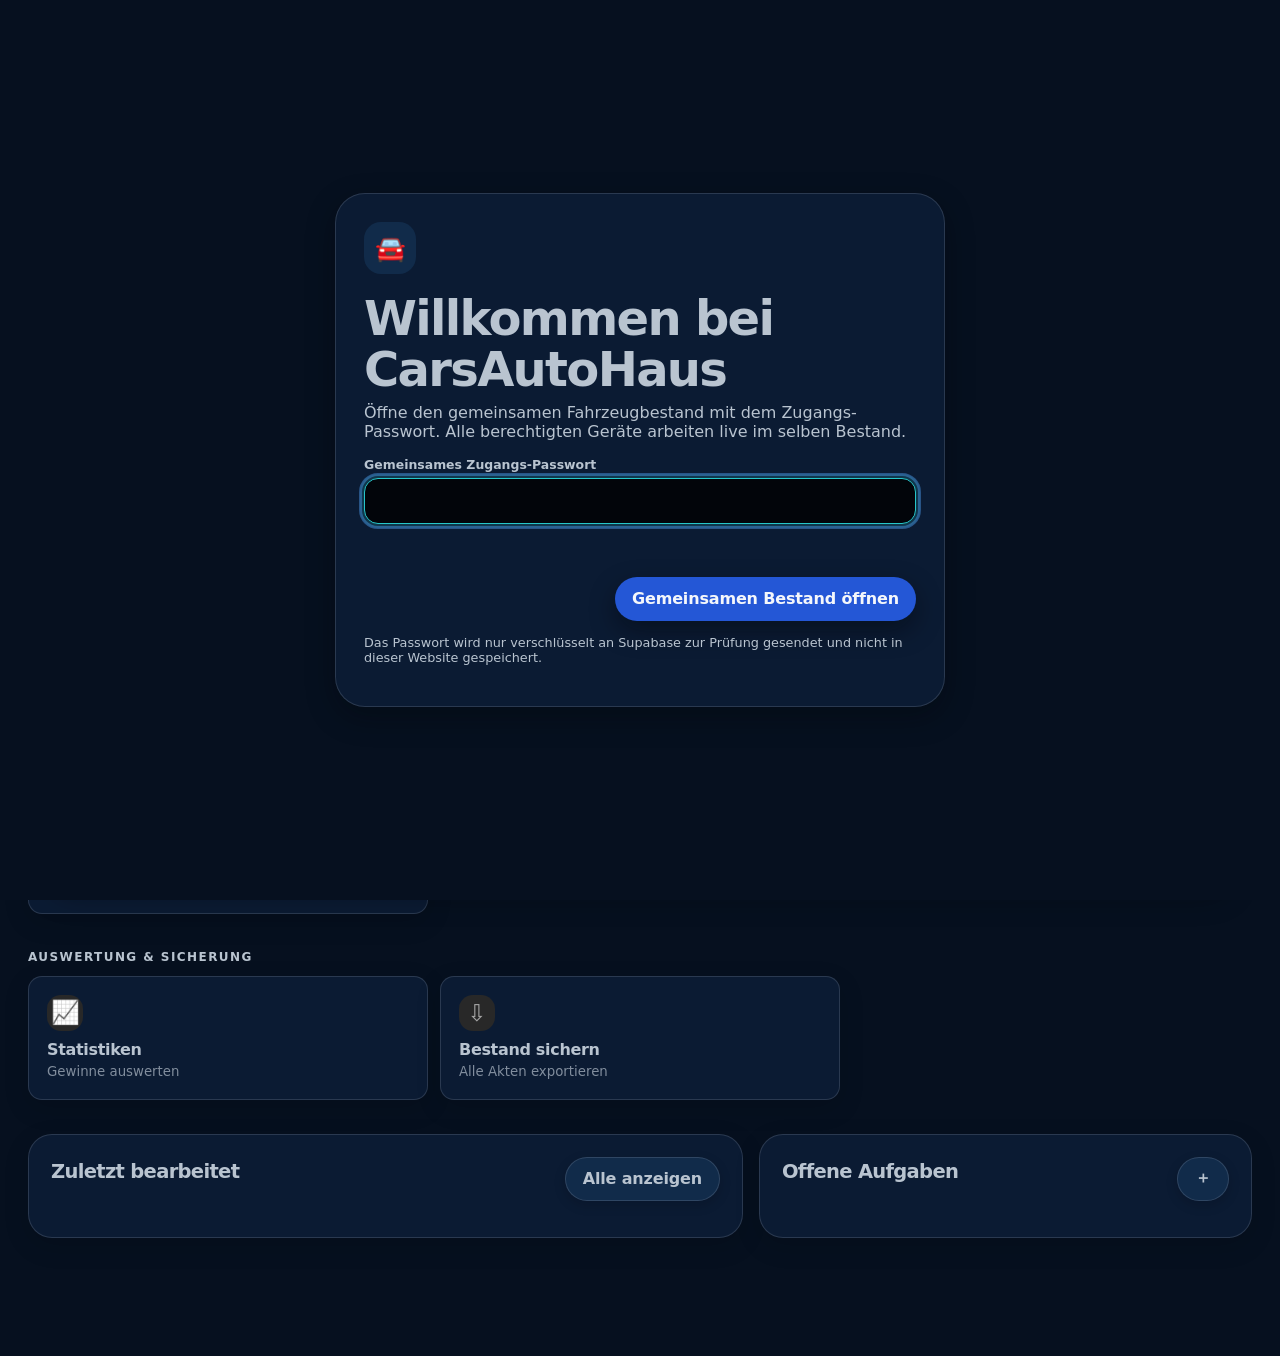
<file: index.html>
<!doctype html>
<html lang="de">
  <head>
    <meta charset="UTF-8" />
    <meta name="viewport" content="width=device-width, initial-scale=1.0, viewport-fit=cover" />
    <meta name="theme-color" content="#06101f" />
    <meta name="description" content="CarsAutoHaus – Fahrzeug-Einkauf, Preisvergleich und Gewinnbewertung" />
    <link rel="manifest" href="manifest.webmanifest" />
    <title>CarsAutoHaus</title>
    <style>
      :root { --bg:#080c12; --panel:#111824; --panel-2:#182231; --line:#263447; --text:#f2f6fb; --muted:#98a7ba; --blue:#2586f7; --blue-soft:#153a68; --green:#2fcb89; --yellow:#f5bf45; --red:#f06372; --shadow:0 16px 42px rgba(0,0,0,.24); }
      * { box-sizing:border-box; }
      html { background:var(--bg); }
      body { margin:0; background:var(--bg); color:var(--text); font-family:Inter,ui-sans-serif,system-ui,-apple-system,BlinkMacSystemFont,"Segoe UI",sans-serif; min-height:100vh; }
      body.locked { overflow:hidden; }
      button, input, select, textarea { font:inherit; }
      button { cursor:pointer; }
      .app { width:min(1360px,100%); margin:0 auto; padding:0 18px 100px; }
      .topbar { position:sticky; z-index:9; top:0; display:flex; justify-content:space-between; align-items:center; height:72px; background:rgba(8,12,18,.9); backdrop-filter:blur(16px); border-bottom:1px solid rgba(38,52,71,.65); }
      .brand { display:flex; align-items:center; gap:10px; color:#fff; font-weight:800; letter-spacing:-.4px; }
      .brand-mark { display:grid; place-items:center; width:36px; height:36px; border-radius:12px; background:linear-gradient(145deg,#248cff,#1554ae); box-shadow:0 8px 22px rgba(37,134,247,.3); }
      .actions { display:flex; gap:8px; }
      .icon-button { display:grid; place-items:center; width:42px; height:42px; border-radius:13px; border:1px solid var(--line); background:var(--panel); color:var(--text); }
      .icon-button:hover { background:var(--panel-2); border-color:#3b5370; }
      .view { display:none; animation:fade .22s ease; }
      .view.active { display:block; }
      @keyframes fade { from { opacity:0; transform:translateY(6px); } to { opacity:1; transform:none; } }
      h1,h2,h3,p { margin-top:0; }
      h1 { font-size:clamp(1.55rem,4vw,2.1rem); letter-spacing:-.8px; margin-bottom:6px; }
      h2 { font-size:1.12rem; letter-spacing:-.2px; margin-bottom:14px; }
      h3 { font-size:1rem; margin-bottom:8px; }
      .subtitle, .muted { color:var(--muted); }
      .hero { display:flex; gap:22px; align-items:flex-start; justify-content:space-between; padding:28px 0 20px; }
      .hero p { margin-bottom:0; }
      .primary, .secondary, .danger { min-height:46px; padding:0 17px; border-radius:13px; border:0; font-weight:750; transition:.16s ease; }
      .primary { color:#fff; background:var(--blue); box-shadow:0 9px 20px rgba(37,134,247,.22); }
      .primary:hover { background:#459cff; transform:translateY(-1px); }
      .secondary { color:var(--text); border:1px solid var(--line); background:var(--panel); }
      .secondary:hover { background:var(--panel-2); }
      .danger { color:#fff; background:#a63545; }
      .card { background:linear-gradient(145deg,rgba(24,34,49,.96),rgba(15,22,32,.96)); border:1px solid var(--line); border-radius:18px; box-shadow:var(--shadow); }
      .stats-grid { display:grid; grid-template-columns:repeat(5,1fr); gap:12px; }
      .stat { padding:17px; min-height:114px; }
      .stat span { display:block; color:var(--muted); font-size:.82rem; margin-bottom:11px; }
      .stat strong { display:block; font-size:1.45rem; letter-spacing:-.8px; }
      .stat .up { color:var(--green); }
      .section { margin-top:27px; }
      .section-heading { display:flex; align-items:center; justify-content:space-between; gap:12px; }
      .quick-grid { display:grid; grid-template-columns:repeat(3,1fr); gap:12px; }
      .quick { min-height:120px; padding:18px; text-align:left; color:var(--text); background:var(--panel); border:1px solid var(--line); border-radius:17px; }
      .quick:hover { background:var(--panel-2); border-color:#3e5b7e; transform:translateY(-2px); }
      .quick b { display:block; margin-top:14px; font-size:.97rem; }
      .quick small { color:var(--muted); }
      .quick .emoji { font-size:1.58rem; }
      .split { display:grid; grid-template-columns:1.45fr 1fr; gap:16px; }
      .list-card { padding:16px; }
      .vehicle-row { display:grid; grid-template-columns:60px 1fr auto; gap:12px; align-items:center; padding:12px 0; border-bottom:1px solid rgba(38,52,71,.85); cursor:pointer; }
      .vehicle-row:last-child { border-bottom:0; }
      .vehicle-thumb { display:grid; place-items:center; width:60px; height:47px; border-radius:11px; background:linear-gradient(135deg,#2b4968,#182c42); font-size:1.45rem; overflow:hidden; }
      .vehicle-thumb img { width:100%; height:100%; object-fit:cover; }
      .vehicle-name { font-weight:760; }
      .vehicle-meta { margin-top:3px; color:var(--muted); font-size:.82rem; }
      .row-value { text-align:right; font-size:.86rem; }
      .score { display:inline-grid; place-items:center; min-width:41px; height:27px; padding:0 7px; border-radius:999px; font-size:.78rem; font-weight:850; }
      .score.good { color:#b9ffe0; background:rgba(47,203,137,.16); } .score.mid { color:#ffe5a0; background:rgba(245,191,69,.16); } .score.bad { color:#ffc0c8; background:rgba(240,99,114,.16); }
      .task { display:flex; gap:11px; align-items:center; padding:12px 0; border-bottom:1px solid rgba(38,52,71,.85); }
      .task:last-child { border:0; }
      .task-check { width:20px; height:20px; accent-color:var(--blue); }
      .task time { display:block; margin-top:3px; color:var(--muted); font-size:.8rem; }
      .bottom-nav { position:fixed; z-index:20; bottom:0; left:0; right:0; display:flex; justify-content:center; padding:9px max(14px,env(safe-area-inset-right)) max(9px,env(safe-area-inset-bottom)) max(14px,env(safe-area-inset-left)); background:rgba(10,15,22,.93); border-top:1px solid var(--line); backdrop-filter:blur(16px); }
      .nav-inner { display:flex; width:min(620px,100%); justify-content:space-around; }
      .nav-button { display:flex; flex:1; flex-direction:column; align-items:center; gap:3px; min-height:48px; padding:4px; color:var(--muted); background:transparent; border:0; font-size:.7rem; }
      .nav-button .nav-icon { font-size:1.23rem; }
      .nav-button.active { color:#fff; }
      .nav-button.active .nav-icon { color:var(--blue); }
      .toolbar { display:flex; flex-wrap:wrap; gap:10px; align-items:center; margin-bottom:18px; }
      .search { flex:1 1 260px; position:relative; }
      .search input { width:100%; height:48px; padding:0 14px 0 42px; border:1px solid var(--line); border-radius:13px; outline:none; color:var(--text); background:var(--panel); }
      .search input:focus, input:focus, select:focus, textarea:focus { border-color:var(--blue); box-shadow:0 0 0 3px rgba(37,134,247,.15); }
      .search::before { content:'⌕'; position:absolute; z-index:1; left:14px; top:9px; color:var(--muted); font-size:1.4rem; }
      select, input, textarea { width:100%; min-height:46px; padding:0 12px; color:var(--text); border:1px solid var(--line); border-radius:12px; outline:none; background:#0e1621; }
      textarea { min-height:106px; padding-top:12px; resize:vertical; }
      .filter { width:160px; }
      .vehicle-grid { display:grid; grid-template-columns:repeat(3,1fr); gap:14px; }
      .vehicle-card { overflow:hidden; cursor:pointer; }
      .vehicle-cover { position:relative; display:grid; place-items:center; height:134px; background:linear-gradient(135deg,#2c4766,#17283b); font-size:2.6rem; }
      .vehicle-cover img { width:100%; height:100%; object-fit:cover; }
      .vehicle-cover .favourite { position:absolute; top:10px; right:10px; display:grid; place-items:center; width:34px; height:34px; border:0; border-radius:10px; background:rgba(8,12,18,.72); color:#fff; }
      .vehicle-body { padding:14px; }
      .vehicle-title { display:flex; align-items:center; justify-content:space-between; gap:8px; }
      .vehicle-title b { overflow:hidden; white-space:nowrap; text-overflow:ellipsis; }
      .vehicle-price { margin:10px 0 7px; font-weight:800; font-size:1.12rem; }
      .vehicle-detail { color:var(--muted); font-size:.81rem; }
      .pill { display:inline-flex; align-items:center; height:28px; padding:0 9px; border:1px solid var(--line); border-radius:999px; color:var(--muted); font-size:.74rem; }
      .empty { padding:44px 18px; text-align:center; color:var(--muted); }
      .empty .empty-icon { display:block; margin-bottom:12px; font-size:2.4rem; }
      .form-card { padding:20px; }
      .form-section { padding:22px 0; border-bottom:1px solid var(--line); }
      .form-section:first-child { padding-top:0; }
      .form-section:last-child { border-bottom:0; }
      .form-grid { display:grid; grid-template-columns:repeat(3,1fr); gap:13px; }
      label { display:block; color:#bfcada; font-size:.78rem; font-weight:680; }
      label input, label select, label textarea { margin-top:6px; }
      .checkboxes { display:grid; grid-template-columns:repeat(4,1fr); gap:9px; }
      .check-label { display:flex; align-items:center; gap:8px; min-height:40px; padding:7px 9px; color:#ced8e5; font-size:.82rem; font-weight:600; background:#0d151f; border:1px solid var(--line); border-radius:10px; }
      .check-label input { width:17px; height:17px; min-height:17px; margin:0; accent-color:var(--blue); }
      .cost-summary { display:grid; grid-template-columns:repeat(4,1fr); gap:10px; padding:14px; background:#0b1420; border:1px solid var(--line); border-radius:14px; }
      .cost-summary span { color:var(--muted); font-size:.75rem; } .cost-summary b { display:block; margin-top:5px; font-size:1.03rem; }
      .voice-assistant { margin:0 0 22px; padding:18px; border:1px solid #315477; border-radius:17px; background:linear-gradient(135deg,rgba(21,58,104,.72),rgba(15,24,36,.96)); box-shadow:inset 0 1px 0 rgba(255,255,255,.05); }
      .voice-assistant.is-listening { border-color:#48b9ff; box-shadow:0 0 0 3px rgba(72,185,255,.13),inset 0 1px 0 rgba(255,255,255,.06); }
      .voice-assistant.is-speaking { border-color:#7eaef0; }
      .voice-assistant.is-error { border-color:#a65a68; background:linear-gradient(135deg,rgba(86,30,44,.45),rgba(15,24,36,.96)); }
      .voice-assistant-head { display:flex; align-items:flex-start; gap:13px; }
      .voice-icon { display:grid; flex:0 0 auto; place-items:center; width:44px; height:44px; border-radius:14px; color:#d9efff; background:linear-gradient(145deg,#2586f7,#1554ae); font-size:1.25rem; box-shadow:0 9px 19px rgba(37,134,247,.25); }
      .voice-assistant h2 { margin:0 0 4px; }
      .voice-assistant p { margin:0; }
      .voice-progress-copy { display:flex; justify-content:space-between; gap:12px; margin-top:17px; color:#cbd8e7; font-size:.8rem; }
      .voice-progress { height:7px; margin-top:8px; overflow:hidden; border-radius:999px; background:#0b1420; }
      .voice-progress > span { display:block; width:0; height:100%; border-radius:inherit; background:linear-gradient(90deg,#2586f7,#5ab6ff); transition:width .22s ease; }
      .voice-prompt { min-height:74px; margin-top:14px; padding:13px 14px; border:1px solid rgba(82,121,160,.48); border-radius:13px; background:rgba(7,14,23,.56); }
      .voice-prompt-label { display:block; margin-bottom:4px; color:#8fbce8; font-size:.74rem; font-weight:800; letter-spacing:.05em; text-transform:uppercase; }
      .voice-prompt strong { display:block; line-height:1.42; }
      .voice-transcript { min-height:20px; margin:9px 0 0; color:#b9d6ee; font-size:.83rem; }
      .voice-transcript:empty { display:none; }
      .voice-controls { display:flex; flex-wrap:wrap; gap:8px; margin-top:15px; }
      .voice-controls button { min-height:40px; padding:0 12px; }
      .voice-controls .voice-start { color:#fff; border:0; background:#2586f7; }
      .voice-controls .voice-finish { color:#bff8dc; border-color:rgba(47,203,137,.5); }
      .voice-help, .voice-fallback { margin-top:12px !important; color:#aebfd2; font-size:.78rem; line-height:1.45; }
      .voice-fallback { display:none; padding:10px 11px; border:1px solid rgba(240,99,114,.42); border-radius:10px; color:#ffd0d6; background:rgba(104,34,46,.28); }
      .voice-fallback.show { display:block; }
      .voice-field-active { border-color:#5ab6ff !important; box-shadow:0 0 0 3px rgba(72,185,255,.13) !important; }
      .comparison-focus { margin-top:22px; }
      .comparison-focus .section-heading { margin-bottom:13px; padding:0 2px; }
      .comparison-focus .section-heading h2 { margin-bottom:3px; }
      #comparison-summary .metrics { margin-bottom:13px; }
      #comparison-results .compare-item { border-left:3px solid rgba(72,185,255,.7); background:linear-gradient(90deg,rgba(37,134,247,.08),rgba(19,31,45,.72)); }
      #comparison-results .compare-item:hover { border-left-color:#73c5ff; transform:translateY(-1px); }
      .profit-positive { color:var(--green); } .profit-negative { color:var(--red); }
      .form-actions { display:flex; justify-content:flex-end; gap:10px; padding-top:20px; }
      .details-header { display:flex; align-items:flex-start; justify-content:space-between; gap:14px; }
      .details-title { display:flex; gap:16px; align-items:center; }
      .detail-cover { display:grid; place-items:center; width:104px; height:78px; border-radius:16px; overflow:hidden; background:linear-gradient(135deg,#2c4766,#17283b); font-size:2.4rem; }
      .detail-cover img { width:100%; height:100%; object-fit:cover; }
      .detail-grid { display:grid; grid-template-columns:repeat(4,1fr); gap:12px; margin-top:20px; }
      .detail-item { padding:14px; } .detail-item span { color:var(--muted); font-size:.74rem; } .detail-item b { display:block; margin-top:5px; }
      .compare-header { display:flex; align-items:center; justify-content:space-between; margin-bottom:12px; }
      .compare-list { display:grid; gap:8px; }
      .compare-item { display:grid; grid-template-columns:1fr auto auto; gap:13px; align-items:center; padding:12px; border:1px solid var(--line); border-radius:12px; background:#0d151f; cursor:pointer; }
      .compare-item:hover { border-color:#466487; }
      .metrics { display:grid; grid-template-columns:repeat(2,1fr); gap:12px; }
      .metric { padding:17px; } .metric span { display:block; color:var(--muted); font-size:.79rem; } .metric b { display:block; margin-top:7px; font-size:1.22rem; }
      .bar-chart { display:flex; align-items:flex-end; gap:11px; height:174px; padding:20px 5px 0; }
      .bar { display:flex; flex:1; align-items:flex-end; min-width:19px; height:100%; border-radius:7px 7px 0 0; background:linear-gradient(180deg,#3b9bff,#1658bf); position:relative; }
      .bar span { position:absolute; bottom:-21px; left:50%; transform:translateX(-50%); color:var(--muted); font-size:.68rem; }
      .notice { display:none; position:fixed; z-index:100; left:50%; bottom:87px; transform:translateX(-50%); padding:11px 16px; color:#fff; background:#1c2b3d; border:1px solid #3e5b7e; border-radius:12px; box-shadow:var(--shadow); }
      .notice.show { display:block; animation:fade .2s ease; }
      .mobile-fab, .mobile-form-save { display:none; }
      .mobile-fab[hidden], .mobile-form-save[hidden] { display:none; }
      .modal-backdrop { display:none; position:fixed; z-index:30; inset:0; padding:16px; background:rgba(0,0,0,.62); overflow:auto; }
      .modal-backdrop.open { display:grid; place-items:center; }
      .modal { width:min(660px,100%); max-height:calc(100vh - 32px); overflow:auto; padding:20px; background:var(--panel); border:1px solid var(--line); border-radius:20px; box-shadow:var(--shadow); }
      .modal-head { display:flex; justify-content:space-between; gap:12px; align-items:flex-start; }
      .two-col { display:grid; grid-template-columns:1fr 1fr; gap:14px; margin-top:18px; }
      .comparison-table { width:100%; margin-top:15px; border-collapse:collapse; font-size:.88rem; } .comparison-table th,.comparison-table td { padding:10px 8px; border-bottom:1px solid var(--line); text-align:left; } .comparison-table th { color:var(--muted); font-weight:650; }
      .close-x { background:transparent; border:0; color:var(--muted); font-size:1.5rem; }
      .auth-screen { position:fixed; z-index:200; inset:0; display:grid; place-items:center; padding:18px; overflow:auto; background:radial-gradient(circle at 20% 0%,#153a68 0,transparent 35%),#080c12; }
      .auth-screen.hidden { display:none; }
      .auth-card { width:min(610px,100%); padding:28px; background:linear-gradient(145deg,rgba(24,34,49,.98),rgba(11,17,26,.98)); border:1px solid #31425a; border-radius:24px; box-shadow:0 25px 80px rgba(0,0,0,.45); }
      .auth-logo { display:grid; place-items:center; width:52px; height:52px; margin-bottom:19px; border-radius:17px; background:linear-gradient(145deg,#248cff,#1554ae); font-size:1.55rem; }
      .auth-card h1 { margin-bottom:8px; }
      .auth-card p { color:var(--muted); }
      .auth-error { min-height:20px; margin-top:13px; color:#ffb6be; font-size:.86rem; }
      .sync-status { display:flex; align-items:center; gap:7px; color:var(--muted); font-size:.78rem; }
      .sync-dot { width:8px; height:8px; border-radius:50%; background:var(--yellow); } .sync-dot.online { background:var(--green); box-shadow:0 0 0 4px rgba(47,203,137,.12); } .sync-dot.error { background:var(--red); }
      @media (max-width:920px) { .stats-grid { grid-template-columns:repeat(3,1fr); } .vehicle-grid { grid-template-columns:repeat(2,1fr); } .checkboxes { grid-template-columns:repeat(3,1fr); } .form-grid { grid-template-columns:repeat(2,1fr); } }
      @media (max-width:620px) { .app { padding-left:14px; padding-right:14px; padding-bottom:128px; } .topbar { height:63px; } .topbar .brand-mark { width:33px; height:33px; } .sync-status span:last-child { display:none; } .hero { padding:21px 0 16px; } .hero .primary { min-width:46px; padding:0 13px; font-size:0; } .hero .primary::before { content:'＋'; font-size:1.45rem; } .stats-grid { grid-template-columns:repeat(2,1fr); gap:9px; } .stat { min-height:96px; padding:14px; } .stat strong { font-size:1.22rem; } .quick-grid { grid-template-columns:repeat(2,1fr); gap:9px; } .quick { min-height:104px; padding:14px; } .split { grid-template-columns:1fr; gap:12px; } .vehicle-grid { grid-template-columns:1fr; } .form-grid { grid-template-columns:1fr; gap:11px; } .checkboxes,.detail-grid,.cost-summary { grid-template-columns:1fr 1fr; gap:9px; } .form-card { padding:15px; } .form-section { padding:18px 0; } label { font-size:.82rem; } label input,label select { min-height:52px; font-size:1rem; } .toolbar { flex-wrap:nowrap; overflow-x:auto; padding:2px 1px 9px; margin-right:-14px; } .toolbar .search { min-width:260px; } .toolbar .filter { flex:0 0 150px; } .vehicle-card { display:grid; grid-template-columns:128px 1fr; min-height:140px; } .vehicle-cover { height:100%; min-height:140px; border-radius:17px 0 0 17px; } .vehicle-body { align-self:center; } .vehicle-price { margin:7px 0 5px; } .details-header { flex-direction:column; } .details-title { align-items:flex-start; } .two-col { grid-template-columns:1fr; } .modal { padding:16px; border-radius:18px; } .auth-card { padding:21px; } .compare-list { overflow:hidden; } .compare-item { grid-template-columns:1fr auto; gap:8px; } .section-heading { align-items:flex-start; } .section-heading .secondary { min-height:40px; padding:0 10px; font-size:.78rem; } .voice-assistant { padding:15px; margin-bottom:18px; } .voice-assistant-head { gap:10px; } .voice-controls { display:grid; grid-template-columns:1fr 1fr; } .voice-controls button { width:100%; } .voice-progress-copy { font-size:.76rem; } .mobile-fab { display:grid; place-items:center; position:fixed; z-index:24; right:18px; bottom:80px; width:58px; height:58px; color:#fff; border:0; border-radius:20px; background:var(--blue); box-shadow:0 14px 30px rgba(37,134,247,.38); font-size:1.9rem; } .mobile-form-save { display:block; position:fixed; z-index:25; right:14px; left:14px; bottom:72px; width:calc(100% - 28px); min-height:52px; color:#fff; border:0; border-radius:16px; background:var(--blue); box-shadow:0 13px 28px rgba(37,134,247,.32); font-weight:800; } .mobile-form-save[hidden] { display:none; } }
    </style>
    <link rel="stylesheet" href="premium-ui.css?v=23" />
  <link rel="stylesheet" href="color-base.css?v=23" />
  <link rel="stylesheet" href="pinboard.css?v=23" />
  <link rel="stylesheet" href="calendar.css?v=23" />
  <link rel="stylesheet" href="garage.css?v=23" />
  <link rel="stylesheet" href="workspace-navigation.css?v=23" />
  <link rel="stylesheet" href="refinement.css?v=23" />
  </head>
  <body class="locked">
    <section id="auth-screen" class="auth-screen" aria-live="polite">
      <div class="auth-card">
        <div class="auth-logo">🚘</div>
        <div id="access-panel">
          <h1>Willkommen bei CarsAutoHaus</h1>
          <p>Öffne den gemeinsamen Fahrzeugbestand mit dem Zugangs-Passwort. Alle berechtigten Geräte arbeiten live im selben Bestand.</p>
          <form id="access-form"><label>Gemeinsames Zugangs-Passwort<input name="password" required type="password" autocomplete="current-password" autofocus /></label><div id="access-error" class="auth-error"></div><div class="form-actions"><button class="primary" type="submit">Gemeinsamen Bestand öffnen</button></div></form>
          <p class="muted" style="margin-top:14px;font-size:.8rem">Das Passwort wird nur verschlüsselt an Supabase zur Prüfung gesendet und nicht in dieser Website gespeichert.</p>
        </div>
      </div>
    </section>
    <main class="app">
      <header class="topbar">
        <div class="brand"><span class="brand-mark">🚘</span><span>CarsAutoHaus</span></div>
        <div class="actions"><span class="sync-status" title="Synchronisationsstatus"><i id="sync-dot" class="sync-dot"></i><span id="sync-label">Verbinde …</span></span><button class="icon-button" id="home-button" title="Startseite">⌂</button><button class="icon-button" id="settings-button" title="Einstellungen">⚙</button></div>
      </header>

      <section id="home-view" class="view active">
        <div class="hero"><div><h1>Willkommen <span id="user-name">Daniel</span></h1><p class="subtitle">Dein Überblick für heute, <span id="today"></span>.</p></div><button class="primary" data-go="form">＋ Neues Auto</button></div>
        <div class="stats-grid" id="stats-grid"></div>
        <div class="section"><div class="section-heading"><h2>Schnellzugriff</h2></div><div class="quick-grid"><h3 class="quick-section-title">Fahrzeuge</h3><button class="quick" data-go="autos"><span class="emoji">🚗</span><b>Alle Fahrzeuge</b><small>Bestand verwalten</small></button><button class="quick" data-go="archive"><span class="emoji">▣</span><b>Archivierte Fahrzeuge</b><small>Archiv öffnen und wiederherstellen</small></button><button class="quick" data-go="form"><span class="emoji">➕</span><b>Neues Auto</b><small>Fahrzeug erfassen</small></button><button class="quick" data-go="favorites"><span class="emoji">★</span><b>Favoriten</b><small>Fahrzeuge beobachten</small></button><button class="quick" data-compare-go="compare-pro"><span class="emoji">⇄</span><b>Vergleich Pro</b><small>Fahrzeuge direkt gegenüberstellen</small></button><button class="quick" data-go="showrooms"><span class="emoji">⌂</span><b>Showrooms</b><small>Standorte verwalten</small></button><h3 class="quick-section-title">Arbeitsbereiche</h3><button class="quick" data-go="garage"><span class="emoji">◇</span><b>Digitale Garage</b><small>Bauteile, Notizen und Kosten</small></button><button class="quick" data-go="calendar"><span class="emoji">▦</span><b>Kalender</b><small>Termine gemeinsam planen</small></button><button class="quick" data-go="pinboard"><span class="emoji">▧</span><b>Pinwand</b><small>Fahrzeuge und Aufgaben verbinden</small></button><button class="quick" data-go="tasks"><span class="emoji">☑</span><b>Offene Aufgaben</b><small>Erledigen, löschen und anpinnen</small></button><h3 class="quick-section-title">Auswertung & Sicherung</h3><button class="quick" data-go="statistics"><span class="emoji">📈</span><b>Statistiken</b><small>Gewinne auswerten</small></button><button class="quick" id="export-button"><span class="emoji">⇩</span><b>Bestand sichern</b><small>Alle Akten exportieren</small></button></div></div>
        <section id="task-pins-section" class="section" hidden><h2>Angeheftete Aufgaben</h2><div id="task-pins" class="task-pin-grid"></div></section><div class="section split"><article class="card list-card"><div class="section-heading"><h2>Zuletzt bearbeitet</h2><button class="secondary" data-go="autos">Alle anzeigen</button></div><div id="recent-list"></div></article><article class="card list-card"><div class="section-heading"><h2>Offene Aufgaben</h2><button class="secondary" id="add-task">＋</button></div><div id="task-list"></div></article></div>
      </section>

      <section id="autos-view" class="view">
        <div class="hero"><div><h1>Fahrzeuge</h1><p class="subtitle">Deine eigene Fahrzeugdatenbank.</p></div><button class="primary" data-go="form">＋ Neues Auto</button></div>
        <div class="toolbar"><div class="search"><input id="vehicle-search" placeholder="Marke, Modell oder Motor suchen …" /></div><select class="filter" id="status-filter"><option value="">Alle Status</option><option>Entwurf</option><option>Besichtigung geplant</option><option>Reserviert</option><option>Gekauft</option><option>In Aufbereitung</option><option>Inseriert</option><option>Verkauft</option><option>Archiviert</option></select><select class="filter" id="sort-filter"><option value="newest">Neueste zuerst</option><option value="score">Bester Score</option><option value="profit">Höchster Gewinn</option><option value="price">Niedrigster Preis</option></select></div>
        <div id="vehicle-grid" class="vehicle-grid"></div>
      </section>

      <section id="archive-view" class="view"><div class="hero"><div><h1>Archivierte Fahrzeuge</h1><p class="subtitle">Abgelegte Akten. Jederzeit zurück im Bestand.</p></div><button class="secondary" data-go="autos">Alle Fahrzeuge</button></div><div class="toolbar"><div class="search"><input id="archive-search" aria-label="Archiv durchsuchen" placeholder="Marke, Modell, Jahr oder Ort suchen …" /></div></div><div id="archive-grid" class="vehicle-grid"></div></section>
      <section id="search-view" class="view">
        <div class="hero"><div><h1>Vergleiche & Suche</h1><p class="subtitle">Finde gute Einkaufsmöglichkeiten in deinem Bestand.</p></div></div>
        <div class="card form-card"><div class="form-grid"><label>Marke<input id="compare-brand" placeholder="z. B. Ford" /></label><label>Modell<input id="compare-model" placeholder="z. B. Fiesta" /></label><label>Baujahr ab<input id="compare-year" type="number" placeholder="2014" /></label><label>Kilometer bis<input id="compare-km" type="number" placeholder="150000" /></label><label>Preis bis<input id="compare-price" type="number" placeholder="10000" /></label><label>Getriebe<select id="compare-gear"><option value="">Alle</option><option>Automatik</option><option>Handschaltung</option><option>DSG</option><option>CVT</option></select></label></div><div class="form-actions"><button class="primary" id="run-compare">Vergleich starten</button></div></div>
        <div class="section comparison-focus"><div class="section-heading"><div><h2>Dein Preisvergleich</h2><p class="muted">Filtere deinen Bestand und erkenne Preisniveau, Spanne und passende Fahrzeuge auf einen Blick.</p></div></div><div id="comparison-summary"></div><div id="comparison-results" class="compare-list"></div></div>
      </section>

      <section id="statistics-view" class="view">
        <div class="hero"><div><h1>Statistiken</h1><p class="subtitle">So entwickelt sich dein Fahrzeuggeschäft.</p></div></div>
        <div id="metrics" class="metrics"></div>
        <div class="section card list-card"><h2>Gewinnentwicklung nach Fahrzeug</h2><div id="profit-chart" class="bar-chart"></div></div>
        <div class="section split"><article class="card list-card"><h2>Top-Modelle</h2><div id="top-models"></div></article><article class="card list-card"><h2>Statusverteilung</h2><div id="status-distribution"></div></article></div>
      </section>

      <section id="favorites-view" class="view"><div class="hero"><div><h1>Favoriten</h1><p class="subtitle">Fahrzeuge, die du im Blick behalten möchtest.</p></div></div><div id="favorite-grid" class="vehicle-grid"></div></section>

      <section id="form-view" class="view">
        <div class="hero"><div><h1 id="form-heading">Neues Auto hinzufügen</h1><p class="subtitle">Erfasse alles Wichtige – die Bewertung wird direkt berechnet.</p></div><button class="secondary" data-go="autos">Abbrechen</button></div>
        <form id="vehicle-form" class="card form-card">
          <input id="vehicle-id" type="hidden" />
          <section class="form-section" aria-labelledby="paste-import-title">
            <div class="section-heading"><div><h2 id="paste-import-title">Inserat schnell übernehmen</h2><p class="muted">Kopierte Angaben einfügen, prüfen und anschließend wie gewohnt selbst speichern.</p></div></div>
            <div class="form-grid">
              <label>Fahrzeugdaten einfügen<textarea id="listing-data-paste" placeholder="Kilometerstand&#10;49.941 km&#10;Leistung&#10;55 kW (75 PS)&#10;Kraftstoffart&#10;Benzin&#10;…"></textarea></label>
              <label>Ausstattung einfügen<textarea id="equipment-data-paste" placeholder="Ausstattung&#10;- ABS&#10;- Klimaanlage&#10;- Multifunktionslenkrad&#10;…"></textarea></label>
            </div>
            <div class="form-actions"><button id="parse-listing-data" type="button" class="secondary">Fahrzeugdaten übernehmen</button><button id="parse-equipment-data" type="button" class="secondary">Ausstattung abhaken</button><button id="parse-all-data" type="button" class="primary">Beides übernehmen</button></div>
            <p id="paste-import-status" class="muted" role="status" aria-live="polite"></p>
          </section>
          <section id="voice-assistant" class="voice-assistant" aria-labelledby="voice-assistant-title">
            <div class="voice-assistant-head">
              <div class="voice-icon" aria-hidden="true">◉</div>
              <div>
                <h2 id="voice-assistant-title">Freie Fahrzeugdiktation</h2>
                <p class="muted">Nenne Feldpaare fortlaufend – sie werden direkt in dieses Formular übernommen.</p>
              </div>
            </div>
            <div class="voice-progress-copy"><span id="voice-progress-label">Bereit zum Start</span><span id="voice-progress-count">0 von 20 Feldern</span></div>
            <div class="voice-progress" role="progressbar" aria-label="Fortschritt der freien Diktation" aria-valuemin="0" aria-valuemax="20" aria-valuenow="0"><span id="voice-progress-bar"></span></div>
            <div class="voice-prompt" aria-live="polite" aria-atomic="true"><span class="voice-prompt-label">Freie Diktation</span><strong id="voice-question">Starte die freie Diktation und nenne Feldpaare in deinem Tempo.</strong><p id="voice-transcript" class="voice-transcript"></p></div>
            <div class="voice-controls" aria-label="Steuerung der Spracherfassung">
              <button id="voice-start" class="voice-start" type="button">▶ Start</button>
              <button id="voice-repeat" class="secondary" type="button">↻ Wiederholen</button>
              <button id="voice-skip" class="secondary" type="button">→ Weiter</button>
              <button id="voice-finish" class="secondary voice-finish" type="button">✓ Fertig</button>
              <button id="voice-cancel" class="secondary" type="button">Abbrechen</button>
            </div>
            <p class="voice-help">Beispiel: „Marke Ford, Modell Fiesta, Baureihe MK sieben, Generation zweitausendzwei, Baujahr zweitausendvierzehn, Kilometer hundertzwanzigtausend“. Sage „weiter“, „wiederholen“, „lösche [Feld]“, „fertig“ oder „abbrechen“. Nach „fertig“ fragt CarsAutoHaus einmal „Bist du fertig?“ – gespeichert wird nie automatisch.</p>
            <p id="voice-fallback" class="voice-fallback" role="status"></p>
          </section>
          <div class="form-section"><div class="section-heading"><h2>Fahrzeugdaten</h2></div><div class="form-grid">
            <label>Marke *<input name="brand" required placeholder="z. B. Ford" /></label><label>Modell *<input name="model" required placeholder="z. B. Fiesta" /></label><label>Baureihe<input name="series" placeholder="z. B. MK7" /></label>
            <label>Inseratquelle<select name="listingSource"><option value="">Keine Quelle</option><option>mobile.de</option><option>AutoScout24</option><option>Händlernetz</option><option>Eigene Anzeige</option><option>Sonstige</option></select></label><label style="grid-column:span 2">Inserat-Link<input name="sourceUrl" type="url" placeholder="https://www.mobile.de/… oder https://www.autoscout24.de/…" /></label>
            <label>Generation<input name="generation" /></label><label>Karosserie<input name="body" placeholder="Kleinwagen" /></label><label>Farbe<input name="color" /></label>
            <label>Erstzulassung<input name="registration" type="month" /></label><label>Baujahr *<input name="year" required type="number" min="1900" max="2100" placeholder="2014" /></label><label>Kilometer *<input name="mileage" required type="number" min="0" placeholder="120000" /></label>
            <label>Leistung (PS)<input name="ps" type="number" min="0" /></label><label>Leistung (kW)<input name="kw" type="number" min="0" /></label><label>Motorcode<input name="engineCode" /></label>
            <label>Hubraum (cm³)<input name="displacement" type="number" min="0" /></label><label>Getriebe<select name="gearbox"><option value="">Bitte wählen</option><option>Automatik</option><option>Handschaltung</option><option>DSG</option><option>CVT</option><option>Sonstiges</option></select></label><label>Kraftstoff<input name="fuel" placeholder="Benzin, Diesel, Elektro …" /></label>
            <label>Antrieb<input name="drive" placeholder="Front, Heck, Allrad" /></label><label>Euro-Norm<input name="euroNorm" /></label><label>HU/TÜV bis<input name="inspection" type="month" /></label>
            <label>Anzahl Halter<input name="owners" type="number" min="0" /></label><label>CO₂ (g/km)<input name="co2" type="number" min="0" /></label><label>Verbrauch (l/100km)<input name="consumption" type="number" min="0" step="0.1" /></label>
            <label>Fahrzeugnummer<input name="vehicleNumber" /></label><label>Verfügbarkeit<input name="availability" /></label><label>Herkunft<input name="origin" /></label>
            <label>Sitzplätze<input name="seats" type="number" min="0" /></label><label>Türen<input name="doors" /></label><label>Innenausstattung<input name="interior" placeholder="z. B. Stoff, Schwarz" /></label>
            <label>Herstellerfarbe<input name="manufacturerColor" /></label><label>Zylinder<input name="cylinders" type="number" min="0" /></label><label>Umweltplakette<input name="environmentalBadge" /></label><label>HU-Hinweis<input name="inspectionStatus" placeholder="z. B. Neu" /></label>
          </div></div>
          <div class="form-section"><div class="section-heading"><div><h2>Fahrzeugbeschreibung</h2><p class="muted">Die Beschreibung fließt in Vollständigkeit und Vergleich ein.</p></div></div><label>Beschreibung des Fahrzeugs<textarea name="description" placeholder="Modell, Historie, Pflegezustand, Verkaufsargumente und Besonderheiten …"></textarea></label></div>
          <div class="form-section"><div class="section-heading"><div><h2>Ausstattung & Zustand</h2><p class="muted">Extras schnell finden und den technischen sowie optischen Zustand nachvollziehbar erfassen.</p></div></div><div class="form-actions" style="margin:0 0 12px"><input id="equipment-search" type="search" placeholder="Ausstattung suchen, z. B. Kamera, Leder, ACC" aria-label="Ausstattung suchen" /><button id="equipment-search-clear" type="button" class="secondary">Suche löschen</button></div><div id="equipment-checkboxes" class="checkboxes"></div><div class="checkboxes" style="margin-top:9px"><label class="check-label"><input type="checkbox" name="accidentFree" /> Unfallfrei</label><label class="check-label"><input type="checkbox" name="serviceBook" /> Scheckheft</label><label class="check-label"><input type="checkbox" name="garage" /> Garagenfahrzeug</label><label class="check-label"><input type="checkbox" name="nonSmoker" /> Nichtraucher</label><label class="check-label"><input type="checkbox" name="imported" /> Import</label><label class="check-label"><input type="checkbox" name="towbar" /> Anhängerkupplung</label></div><div class="form-grid" style="margin-top:14px"><label>Gesamtzustand<select name="conditionOverall"><option value="">Bitte bewerten</option><option>Sehr gut</option><option>Gut</option><option>Gebraucht</option><option>Reparaturbedürftig</option></select></label><label>Karosserie / Lack<select name="bodyCondition"><option value="">Bitte bewerten</option><option>Sehr gut</option><option>Gut</option><option>Gebrauchsspuren</option><option>Schäden vorhanden</option></select></label><label>Innenraum<select name="interiorCondition"><option value="">Bitte bewerten</option><option>Sehr gut</option><option>Gut</option><option>Gebrauchsspuren</option><option>Aufbereitung nötig</option></select></label><label>Technik<select name="technicalCondition"><option value="">Bitte bewerten</option><option>Ohne bekannte Mängel</option><option>Prüfung empfohlen</option><option>Reparatur einplanen</option><option>Nicht fahrbereit</option></select></label><label>Reifen<select name="tiresCondition"><option value="">Bitte bewerten</option><option>Sehr gut</option><option>Ausreichend</option><option>Bald erneuern</option><option>Erneuern</option></select></label><label>Schlüssel<input name="keyCount" type="number" min="0" placeholder="z. B. 2" /></label></div><label style="margin-top:13px">Mängel & Aufbereitungsbedarf<textarea name="defects" placeholder="z. B. Kratzer Stoßfänger, HU prüfen, Reifen vorn erneuern"></textarea></label></div>
          <div class="form-section"><h2>Foto</h2><p class="muted">Das Titelbild wird im gemeinsamen Supabase-Speicher abgelegt.</p><label>Titelbild auswählen<input id="photo-input" type="file" accept="image/*" /></label><input id="photo-data" name="photo" type="hidden" /><div id="photo-preview" class="detail-cover" style="margin-top:12px">🚘</div></div>
          <div class="form-section"><h2>Preisdaten & Gewinnrechner</h2><div class="form-grid"><label>Angebotspreis (€)<input name="askingPrice" class="money-input" type="number" min="0" step="0.01" /></label><label>Gekauft für (€)<input name="purchasePrice" class="money-input" type="number" min="0" step="0.01" /></label><label>Verhandlung/Zielpreis (€)<input name="targetPrice" class="money-input" type="number" min="0" step="0.01" /></label><label>Transportkosten (€)<input name="transportCost" class="money-input" type="number" min="0" step="0.01" /></label><label>Anmeldung (€)<input name="registrationCost" class="money-input" type="number" min="0" step="0.01" /></label><label>Reparaturkosten (€)<input name="repairCost" class="money-input" type="number" min="0" step="0.01" /></label><label>Reinigung (€)<input name="cleaningCost" class="money-input" type="number" min="0" step="0.01" /></label><label>Inseratskosten (€)<input name="listingCost" class="money-input" type="number" min="0" step="0.01" /></label><label>Weitere Kosten (€)<input name="otherCost" class="money-input" type="number" min="0" step="0.01" /></label><label>Gewünschter Verkauf (€)<input name="desiredSalePrice" class="money-input" type="number" min="0" step="0.01" /></label><label>Verkauft für (€)<input name="soldPrice" class="money-input" type="number" min="0" step="0.01" /></label><label>Steuern (€)<input name="taxes" class="money-input" type="number" min="0" step="0.01" /></label></div><div id="cost-summary" class="cost-summary" style="margin-top:15px"></div></div>
          <div class="form-section"><h2>Bewertung, Status & Notizen</h2><div class="form-grid"><label>Status<select name="status"><option>Entwurf</option><option>Besichtigung geplant</option><option>Reserviert</option><option>Gekauft</option><option>In Aufbereitung</option><option>Inseriert</option><option>Verkauft</option><option>Archiviert</option></select></label><label>Eigene Sterne<select name="rating"><option value="">Nicht bewertet</option><option value="1">★</option><option value="2">★★</option><option value="3">★★★</option><option value="4">★★★★</option><option value="5">★★★★★</option></select></label><label>Ort<input name="location" placeholder="z. B. Bremen" /></label></div><label style="margin-top:13px">Notizen<textarea name="notes" placeholder="z. B. Muss Stoßdämpfer vorne wechseln."></textarea></label></div>
          <div class="form-actions"><button type="button" class="secondary" data-go="autos">Abbrechen</button><button type="submit" class="primary">Fahrzeug speichern</button></div>
        </form>
      </section>

      <section id="detail-view" class="view"><div id="detail-content"></div></section>
      <section id="profile-view" class="view"><div class="hero"><div><h1>Einstellungen</h1><p class="subtitle">Ein Passwort, ein live synchronisierter Fahrzeugbestand.</p></div></div><div class="card form-card"><div class="form-section"><h2>Profil & Zugang</h2><label>Zugriffsart<input id="name-setting" value="Gemeinsamer Zugriff" readonly /></label><p class="muted" style="margin-top:12px">Alle Änderungen werden sicher im gemeinsamen Datenspeicher gespeichert und auf anderen berechtigten Geräten aktualisiert.</p></div><div class="form-section"><h2>Datenverwaltung</h2><p class="muted">Exportiere den aktuellen Fahrzeugbestand. Das vollständige Zurücksetzen ist nur direkt über die Datenablage möglich, damit niemand versehentlich den gemeinsamen Bestand löscht.</p><div class="form-actions"><button class="secondary" id="profile-export">Bestand sichern (JSON)</button></div><label style="margin-top:16px">Bestehende CarsAutoHaus-Sicherung übernehmen<input id="backup-import" type="file" accept="application/json,.json" /></label><p class="muted" style="margin-top:8px">Liest den bisherigen Inhalt einer lokalen Bestandssicherung ein und führt Fahrzeuge sowie Aufgaben anhand ihrer Änderungszeit zusammen.</p></div></div></section>
    </main>
    <nav class="bottom-nav" aria-label="Hauptnavigation"><div class="nav-inner"><button class="nav-button active" data-go="home"><span class="nav-icon">⌂</span>Home</button><button class="nav-button" data-go="autos"><span class="nav-icon">🚗</span>Autos</button><button class="nav-button" data-go="search"><span class="nav-icon">⌕</span>Autosuche</button><button class="nav-button" data-compare-go="compare-pro"><span class="nav-icon">⇄</span>Vergleich</button><button class="nav-button" data-go="statistics"><span class="nav-icon">▥</span>Statistik</button></div></nav>
    <button id="mobile-new" class="mobile-fab" aria-label="Neues Fahrzeug">＋</button>
    <button id="mobile-form-save" class="mobile-form-save" hidden>Fahrzeug speichern</button>
    <div id="notice" class="notice"></div>
    <div id="task-modal" class="modal-backdrop"><div class="modal"><div class="modal-head"><div><h2>Neue Aufgabe</h2><p class="muted">Sie erscheint auf deinem Dashboard.</p></div><button class="close-x" data-close-modal>×</button></div><form id="task-form"><div class="two-col"><label>Aufgabe<input name="title" required placeholder="z. B. Fiesta besichtigen" /></label><label>Termin<input name="date" required type="date" /></label></div><div class="form-actions"><button type="button" class="secondary" data-close-modal>Abbrechen</button><button class="primary" type="submit">Hinzufügen</button></div></form></div></div>
    <div id="compare-modal" class="modal-backdrop"><div class="modal"><div class="modal-head"><div><h2>Fahrzeuge vergleichen</h2><p class="muted">Die Unterschiede sind aus Sicht des ausgewählten Fahrzeugs eingefärbt.</p></div><button class="close-x" data-close-modal>×</button></div><div id="compare-modal-content"></div></div></div>
    <script src="config.js"></script>
    <script src="inventory-core.js?v=23"></script>
    <script type="module" src="app.js?v=23"></script>
    <script src="voice-assistant.js" defer></script>
    <script src="free-dictation.js" defer></script>
    <script src="listing-paste-import.js" defer></script>
    <script src="showrooms.js?v=23" defer></script>
    <script src="comparison-pro.js?v=23" defer></script>
    <script src="pinboard-sync.js?v=23" defer></script>
    <script src="pinboard-calculator.js?v=23" defer></script>
    <script src="pinboard.js?v=23" defer></script>
    <script src="workspace-data.js?v=23" defer></script>
    <script src="calendar-core.js?v=23" defer></script>
    <script src="calendar.js?v=23" defer></script>
    <script type="module" src="garage.js?v=23"></script>
  </body>
</html>
</file>
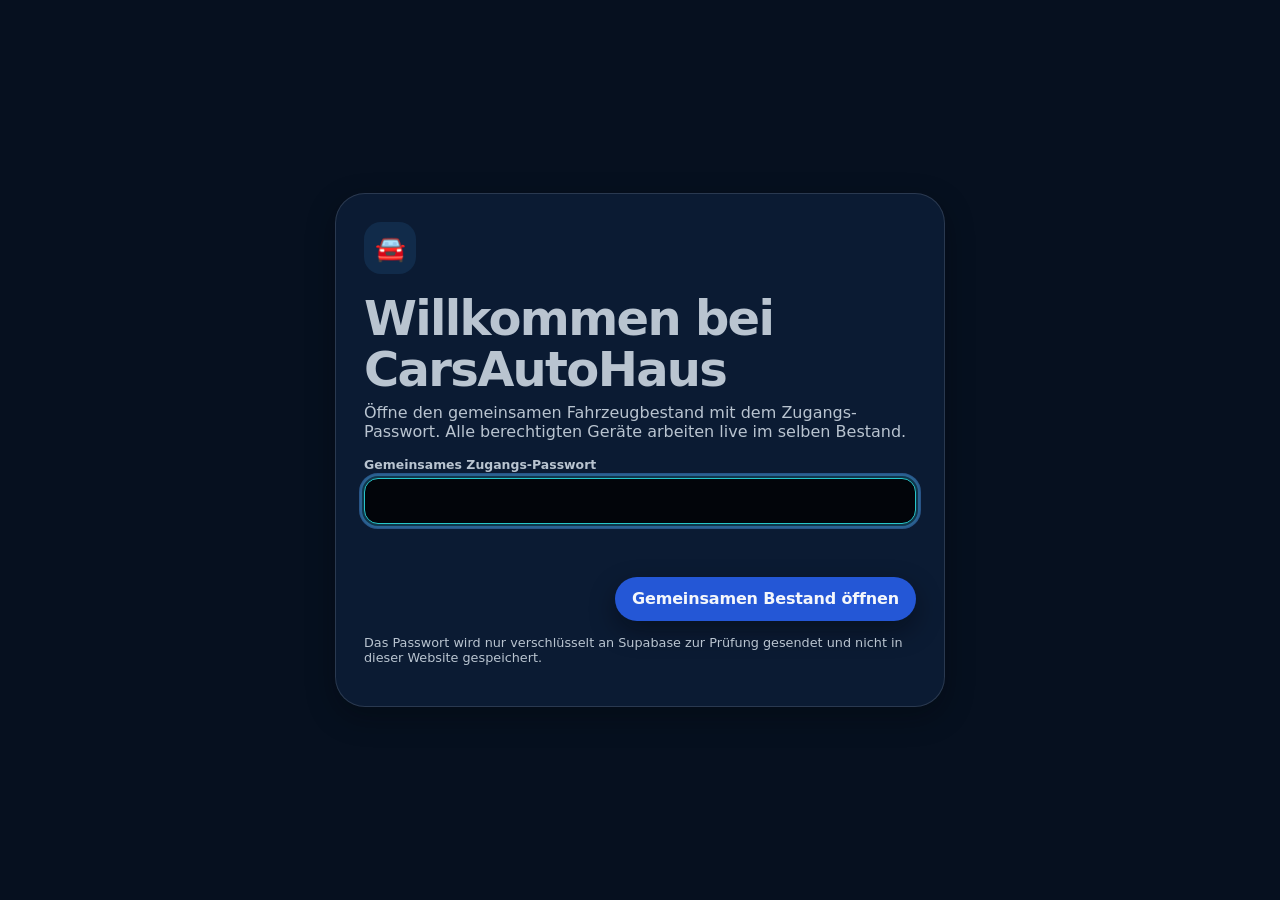
<file: AutohausCars-Pinnwand-Komplett/index.html>
<!doctype html>
<html lang="de">
  <head>
    <meta charset="UTF-8" />
    <meta name="viewport" content="width=device-width, initial-scale=1.0, viewport-fit=cover" />
    <meta name="theme-color" content="#06101f" />
    <meta name="description" content="CarsAutoHaus – Fahrzeug-Einkauf, Preisvergleich und Gewinnbewertung" />
    <link rel="manifest" href="manifest.webmanifest" />
    <title>CarsAutoHaus</title>
    <style>
      :root { --bg:#080c12; --panel:#111824; --panel-2:#182231; --line:#263447; --text:#f2f6fb; --muted:#98a7ba; --blue:#2586f7; --blue-soft:#153a68; --green:#2fcb89; --yellow:#f5bf45; --red:#f06372; --shadow:0 16px 42px rgba(0,0,0,.24); }
      * { box-sizing:border-box; }
      html { background:var(--bg); }
      body { margin:0; background:var(--bg); color:var(--text); font-family:Inter,ui-sans-serif,system-ui,-apple-system,BlinkMacSystemFont,"Segoe UI",sans-serif; min-height:100vh; }
      body.locked { overflow:hidden; }
      button, input, select, textarea { font:inherit; }
      button { cursor:pointer; }
      .app { width:min(1360px,100%); margin:0 auto; padding:0 18px 100px; }
      .topbar { position:sticky; z-index:9; top:0; display:flex; justify-content:space-between; align-items:center; height:72px; background:rgba(8,12,18,.9); backdrop-filter:blur(16px); border-bottom:1px solid rgba(38,52,71,.65); }
      .brand { display:flex; align-items:center; gap:10px; color:#fff; font-weight:800; letter-spacing:-.4px; }
      .brand-mark { display:grid; place-items:center; width:36px; height:36px; border-radius:12px; background:linear-gradient(145deg,#248cff,#1554ae); box-shadow:0 8px 22px rgba(37,134,247,.3); }
      .actions { display:flex; gap:8px; }
      .icon-button { display:grid; place-items:center; width:42px; height:42px; border-radius:13px; border:1px solid var(--line); background:var(--panel); color:var(--text); }
      .icon-button:hover { background:var(--panel-2); border-color:#3b5370; }
      .view { display:none; animation:fade .22s ease; }
      .view.active { display:block; }
      @keyframes fade { from { opacity:0; transform:translateY(6px); } to { opacity:1; transform:none; } }
      h1,h2,h3,p { margin-top:0; }
      h1 { font-size:clamp(1.55rem,4vw,2.1rem); letter-spacing:-.8px; margin-bottom:6px; }
      h2 { font-size:1.12rem; letter-spacing:-.2px; margin-bottom:14px; }
      h3 { font-size:1rem; margin-bottom:8px; }
      .subtitle, .muted { color:var(--muted); }
      .hero { display:flex; gap:22px; align-items:flex-start; justify-content:space-between; padding:28px 0 20px; }
      .hero p { margin-bottom:0; }
      .primary, .secondary, .danger { min-height:46px; padding:0 17px; border-radius:13px; border:0; font-weight:750; transition:.16s ease; }
      .primary { color:#fff; background:var(--blue); box-shadow:0 9px 20px rgba(37,134,247,.22); }
      .primary:hover { background:#459cff; transform:translateY(-1px); }
      .secondary { color:var(--text); border:1px solid var(--line); background:var(--panel); }
      .secondary:hover { background:var(--panel-2); }
      .danger { color:#fff; background:#a63545; }
      .card { background:linear-gradient(145deg,rgba(24,34,49,.96),rgba(15,22,32,.96)); border:1px solid var(--line); border-radius:18px; box-shadow:var(--shadow); }
      .stats-grid { display:grid; grid-template-columns:repeat(5,1fr); gap:12px; }
      .stat { padding:17px; min-height:114px; }
      .stat span { display:block; color:var(--muted); font-size:.82rem; margin-bottom:11px; }
      .stat strong { display:block; font-size:1.45rem; letter-spacing:-.8px; }
      .stat .up { color:var(--green); }
      .section { margin-top:27px; }
      .section-heading { display:flex; align-items:center; justify-content:space-between; gap:12px; }
      .quick-grid { display:grid; grid-template-columns:repeat(3,1fr); gap:12px; }
      .quick { min-height:120px; padding:18px; text-align:left; color:var(--text); background:var(--panel); border:1px solid var(--line); border-radius:17px; }
      .quick:hover { background:var(--panel-2); border-color:#3e5b7e; transform:translateY(-2px); }
      .quick b { display:block; margin-top:14px; font-size:.97rem; }
      .quick small { color:var(--muted); }
      .quick .emoji { font-size:1.58rem; }
      .split { display:grid; grid-template-columns:1.45fr 1fr; gap:16px; }
      .list-card { padding:16px; }
      .vehicle-row { display:grid; grid-template-columns:60px 1fr auto; gap:12px; align-items:center; padding:12px 0; border-bottom:1px solid rgba(38,52,71,.85); cursor:pointer; }
      .vehicle-row:last-child { border-bottom:0; }
      .vehicle-thumb { display:grid; place-items:center; width:60px; height:47px; border-radius:11px; background:linear-gradient(135deg,#2b4968,#182c42); font-size:1.45rem; overflow:hidden; }
      .vehicle-thumb img { width:100%; height:100%; object-fit:cover; }
      .vehicle-name { font-weight:760; }
      .vehicle-meta { margin-top:3px; color:var(--muted); font-size:.82rem; }
      .row-value { text-align:right; font-size:.86rem; }
      .score { display:inline-grid; place-items:center; min-width:41px; height:27px; padding:0 7px; border-radius:999px; font-size:.78rem; font-weight:850; }
      .score.good { color:#b9ffe0; background:rgba(47,203,137,.16); } .score.mid { color:#ffe5a0; background:rgba(245,191,69,.16); } .score.bad { color:#ffc0c8; background:rgba(240,99,114,.16); }
      .task { display:flex; gap:11px; align-items:center; padding:12px 0; border-bottom:1px solid rgba(38,52,71,.85); }
      .task:last-child { border:0; }
      .task-check { width:20px; height:20px; accent-color:var(--blue); }
      .task time { display:block; margin-top:3px; color:var(--muted); font-size:.8rem; }
      .bottom-nav { position:fixed; z-index:20; bottom:0; left:0; right:0; display:flex; justify-content:center; padding:9px max(14px,env(safe-area-inset-right)) max(9px,env(safe-area-inset-bottom)) max(14px,env(safe-area-inset-left)); background:rgba(10,15,22,.93); border-top:1px solid var(--line); backdrop-filter:blur(16px); }
      .nav-inner { display:flex; width:min(620px,100%); justify-content:space-around; }
      .nav-button { display:flex; flex:1; flex-direction:column; align-items:center; gap:3px; min-height:48px; padding:4px; color:var(--muted); background:transparent; border:0; font-size:.7rem; }
      .nav-button .nav-icon { font-size:1.23rem; }
      .nav-button.active { color:#fff; }
      .nav-button.active .nav-icon { color:var(--blue); }
      .toolbar { display:flex; flex-wrap:wrap; gap:10px; align-items:center; margin-bottom:18px; }
      .search { flex:1 1 260px; position:relative; }
      .search input { width:100%; height:48px; padding:0 14px 0 42px; border:1px solid var(--line); border-radius:13px; outline:none; color:var(--text); background:var(--panel); }
      .search input:focus, input:focus, select:focus, textarea:focus { border-color:var(--blue); box-shadow:0 0 0 3px rgba(37,134,247,.15); }
      .search::before { content:'⌕'; position:absolute; z-index:1; left:14px; top:9px; color:var(--muted); font-size:1.4rem; }
      select, input, textarea { width:100%; min-height:46px; padding:0 12px; color:var(--text); border:1px solid var(--line); border-radius:12px; outline:none; background:#0e1621; }
      textarea { min-height:106px; padding-top:12px; resize:vertical; }
      .filter { width:160px; }
      .vehicle-grid { display:grid; grid-template-columns:repeat(3,1fr); gap:14px; }
      .vehicle-card { overflow:hidden; cursor:pointer; }
      .vehicle-cover { position:relative; display:grid; place-items:center; height:134px; background:linear-gradient(135deg,#2c4766,#17283b); font-size:2.6rem; }
      .vehicle-cover img { width:100%; height:100%; object-fit:cover; }
      .vehicle-cover .favourite { position:absolute; top:10px; right:10px; display:grid; place-items:center; width:34px; height:34px; border:0; border-radius:10px; background:rgba(8,12,18,.72); color:#fff; }
      .vehicle-body { padding:14px; }
      .vehicle-title { display:flex; align-items:center; justify-content:space-between; gap:8px; }
      .vehicle-title b { overflow:hidden; white-space:nowrap; text-overflow:ellipsis; }
      .vehicle-price { margin:10px 0 7px; font-weight:800; font-size:1.12rem; }
      .vehicle-detail { color:var(--muted); font-size:.81rem; }
      .pill { display:inline-flex; align-items:center; height:28px; padding:0 9px; border:1px solid var(--line); border-radius:999px; color:var(--muted); font-size:.74rem; }
      .empty { padding:44px 18px; text-align:center; color:var(--muted); }
      .empty .empty-icon { display:block; margin-bottom:12px; font-size:2.4rem; }
      .form-card { padding:20px; }
      .form-section { padding:22px 0; border-bottom:1px solid var(--line); }
      .form-section:first-child { padding-top:0; }
      .form-section:last-child { border-bottom:0; }
      .form-grid { display:grid; grid-template-columns:repeat(3,1fr); gap:13px; }
      label { display:block; color:#bfcada; font-size:.78rem; font-weight:680; }
      label input, label select, label textarea { margin-top:6px; }
      .checkboxes { display:grid; grid-template-columns:repeat(4,1fr); gap:9px; }
      .check-label { display:flex; align-items:center; gap:8px; min-height:40px; padding:7px 9px; color:#ced8e5; font-size:.82rem; font-weight:600; background:#0d151f; border:1px solid var(--line); border-radius:10px; }
      .check-label input { width:17px; height:17px; min-height:17px; margin:0; accent-color:var(--blue); }
      .cost-summary { display:grid; grid-template-columns:repeat(4,1fr); gap:10px; padding:14px; background:#0b1420; border:1px solid var(--line); border-radius:14px; }
      .cost-summary span { color:var(--muted); font-size:.75rem; } .cost-summary b { display:block; margin-top:5px; font-size:1.03rem; }
      .voice-assistant { margin:0 0 22px; padding:18px; border:1px solid #315477; border-radius:17px; background:linear-gradient(135deg,rgba(21,58,104,.72),rgba(15,24,36,.96)); box-shadow:inset 0 1px 0 rgba(255,255,255,.05); }
      .voice-assistant.is-listening { border-color:#48b9ff; box-shadow:0 0 0 3px rgba(72,185,255,.13),inset 0 1px 0 rgba(255,255,255,.06); }
      .voice-assistant.is-speaking { border-color:#7eaef0; }
      .voice-assistant.is-error { border-color:#a65a68; background:linear-gradient(135deg,rgba(86,30,44,.45),rgba(15,24,36,.96)); }
      .voice-assistant-head { display:flex; align-items:flex-start; gap:13px; }
      .voice-icon { display:grid; flex:0 0 auto; place-items:center; width:44px; height:44px; border-radius:14px; color:#d9efff; background:linear-gradient(145deg,#2586f7,#1554ae); font-size:1.25rem; box-shadow:0 9px 19px rgba(37,134,247,.25); }
      .voice-assistant h2 { margin:0 0 4px; }
      .voice-assistant p { margin:0; }
      .voice-progress-copy { display:flex; justify-content:space-between; gap:12px; margin-top:17px; color:#cbd8e7; font-size:.8rem; }
      .voice-progress { height:7px; margin-top:8px; overflow:hidden; border-radius:999px; background:#0b1420; }
      .voice-progress > span { display:block; width:0; height:100%; border-radius:inherit; background:linear-gradient(90deg,#2586f7,#5ab6ff); transition:width .22s ease; }
      .voice-prompt { min-height:74px; margin-top:14px; padding:13px 14px; border:1px solid rgba(82,121,160,.48); border-radius:13px; background:rgba(7,14,23,.56); }
      .voice-prompt-label { display:block; margin-bottom:4px; color:#8fbce8; font-size:.74rem; font-weight:800; letter-spacing:.05em; text-transform:uppercase; }
      .voice-prompt strong { display:block; line-height:1.42; }
      .voice-transcript { min-height:20px; margin:9px 0 0; color:#b9d6ee; font-size:.83rem; }
      .voice-transcript:empty { display:none; }
      .voice-controls { display:flex; flex-wrap:wrap; gap:8px; margin-top:15px; }
      .voice-controls button { min-height:40px; padding:0 12px; }
      .voice-controls .voice-start { color:#fff; border:0; background:#2586f7; }
      .voice-controls .voice-finish { color:#bff8dc; border-color:rgba(47,203,137,.5); }
      .voice-help, .voice-fallback { margin-top:12px !important; color:#aebfd2; font-size:.78rem; line-height:1.45; }
      .voice-fallback { display:none; padding:10px 11px; border:1px solid rgba(240,99,114,.42); border-radius:10px; color:#ffd0d6; background:rgba(104,34,46,.28); }
      .voice-fallback.show { display:block; }
      .voice-field-active { border-color:#5ab6ff !important; box-shadow:0 0 0 3px rgba(72,185,255,.13) !important; }
      .comparison-focus { margin-top:22px; }
      .comparison-focus .section-heading { margin-bottom:13px; padding:0 2px; }
      .comparison-focus .section-heading h2 { margin-bottom:3px; }
      #comparison-summary .metrics { margin-bottom:13px; }
      #comparison-results .compare-item { border-left:3px solid rgba(72,185,255,.7); background:linear-gradient(90deg,rgba(37,134,247,.08),rgba(19,31,45,.72)); }
      #comparison-results .compare-item:hover { border-left-color:#73c5ff; transform:translateY(-1px); }
      .profit-positive { color:var(--green); } .profit-negative { color:var(--red); }
      .form-actions { display:flex; justify-content:flex-end; gap:10px; padding-top:20px; }
      .details-header { display:flex; align-items:flex-start; justify-content:space-between; gap:14px; }
      .details-title { display:flex; gap:16px; align-items:center; }
      .detail-cover { display:grid; place-items:center; width:104px; height:78px; border-radius:16px; overflow:hidden; background:linear-gradient(135deg,#2c4766,#17283b); font-size:2.4rem; }
      .detail-cover img { width:100%; height:100%; object-fit:cover; }
      .detail-grid { display:grid; grid-template-columns:repeat(4,1fr); gap:12px; margin-top:20px; }
      .detail-item { padding:14px; } .detail-item span { color:var(--muted); font-size:.74rem; } .detail-item b { display:block; margin-top:5px; }
      .compare-header { display:flex; align-items:center; justify-content:space-between; margin-bottom:12px; }
      .compare-list { display:grid; gap:8px; }
      .compare-item { display:grid; grid-template-columns:1fr auto auto; gap:13px; align-items:center; padding:12px; border:1px solid var(--line); border-radius:12px; background:#0d151f; cursor:pointer; }
      .compare-item:hover { border-color:#466487; }
      .metrics { display:grid; grid-template-columns:repeat(2,1fr); gap:12px; }
      .metric { padding:17px; } .metric span { display:block; color:var(--muted); font-size:.79rem; } .metric b { display:block; margin-top:7px; font-size:1.22rem; }
      .bar-chart { display:flex; align-items:flex-end; gap:11px; height:174px; padding:20px 5px 0; }
      .bar { display:flex; flex:1; align-items:flex-end; min-width:19px; height:100%; border-radius:7px 7px 0 0; background:linear-gradient(180deg,#3b9bff,#1658bf); position:relative; }
      .bar span { position:absolute; bottom:-21px; left:50%; transform:translateX(-50%); color:var(--muted); font-size:.68rem; }
      .notice { display:none; position:fixed; z-index:100; left:50%; bottom:87px; transform:translateX(-50%); padding:11px 16px; color:#fff; background:#1c2b3d; border:1px solid #3e5b7e; border-radius:12px; box-shadow:var(--shadow); }
      .notice.show { display:block; animation:fade .2s ease; }
      .mobile-fab, .mobile-form-save { display:none; }
      .mobile-fab[hidden], .mobile-form-save[hidden] { display:none; }
      .modal-backdrop { display:none; position:fixed; z-index:30; inset:0; padding:16px; background:rgba(0,0,0,.62); overflow:auto; }
      .modal-backdrop.open { display:grid; place-items:center; }
      .modal { width:min(660px,100%); max-height:calc(100vh - 32px); overflow:auto; padding:20px; background:var(--panel); border:1px solid var(--line); border-radius:20px; box-shadow:var(--shadow); }
      .modal-head { display:flex; justify-content:space-between; gap:12px; align-items:flex-start; }
      .two-col { display:grid; grid-template-columns:1fr 1fr; gap:14px; margin-top:18px; }
      .comparison-table { width:100%; margin-top:15px; border-collapse:collapse; font-size:.88rem; } .comparison-table th,.comparison-table td { padding:10px 8px; border-bottom:1px solid var(--line); text-align:left; } .comparison-table th { color:var(--muted); font-weight:650; }
      .close-x { background:transparent; border:0; color:var(--muted); font-size:1.5rem; }
      .auth-screen { position:fixed; z-index:200; inset:0; display:grid; place-items:center; padding:18px; overflow:auto; background:radial-gradient(circle at 20% 0%,#153a68 0,transparent 35%),#080c12; }
      .auth-screen.hidden { display:none; }
      .auth-card { width:min(610px,100%); padding:28px; background:linear-gradient(145deg,rgba(24,34,49,.98),rgba(11,17,26,.98)); border:1px solid #31425a; border-radius:24px; box-shadow:0 25px 80px rgba(0,0,0,.45); }
      .auth-logo { display:grid; place-items:center; width:52px; height:52px; margin-bottom:19px; border-radius:17px; background:linear-gradient(145deg,#248cff,#1554ae); font-size:1.55rem; }
      .auth-card h1 { margin-bottom:8px; }
      .auth-card p { color:var(--muted); }
      .auth-error { min-height:20px; margin-top:13px; color:#ffb6be; font-size:.86rem; }
      .sync-status { display:flex; align-items:center; gap:7px; color:var(--muted); font-size:.78rem; }
      .sync-dot { width:8px; height:8px; border-radius:50%; background:var(--yellow); } .sync-dot.online { background:var(--green); box-shadow:0 0 0 4px rgba(47,203,137,.12); } .sync-dot.error { background:var(--red); }
      @media (max-width:920px) { .stats-grid { grid-template-columns:repeat(3,1fr); } .vehicle-grid { grid-template-columns:repeat(2,1fr); } .checkboxes { grid-template-columns:repeat(3,1fr); } .form-grid { grid-template-columns:repeat(2,1fr); } }
      @media (max-width:620px) { .app { padding-left:14px; padding-right:14px; padding-bottom:128px; } .topbar { height:63px; } .topbar .brand-mark { width:33px; height:33px; } .sync-status span:last-child { display:none; } .hero { padding:21px 0 16px; } .hero .primary { min-width:46px; padding:0 13px; font-size:0; } .hero .primary::before { content:'＋'; font-size:1.45rem; } .stats-grid { grid-template-columns:repeat(2,1fr); gap:9px; } .stat { min-height:96px; padding:14px; } .stat strong { font-size:1.22rem; } .quick-grid { grid-template-columns:repeat(2,1fr); gap:9px; } .quick { min-height:104px; padding:14px; } .split { grid-template-columns:1fr; gap:12px; } .vehicle-grid { grid-template-columns:1fr; } .form-grid { grid-template-columns:1fr; gap:11px; } .checkboxes,.detail-grid,.cost-summary { grid-template-columns:1fr 1fr; gap:9px; } .form-card { padding:15px; } .form-section { padding:18px 0; } label { font-size:.82rem; } label input,label select { min-height:52px; font-size:1rem; } .toolbar { flex-wrap:nowrap; overflow-x:auto; padding:2px 1px 9px; margin-right:-14px; } .toolbar .search { min-width:260px; } .toolbar .filter { flex:0 0 150px; } .vehicle-card { display:grid; grid-template-columns:128px 1fr; min-height:140px; } .vehicle-cover { height:100%; min-height:140px; border-radius:17px 0 0 17px; } .vehicle-body { align-self:center; } .vehicle-price { margin:7px 0 5px; } .details-header { flex-direction:column; } .details-title { align-items:flex-start; } .two-col { grid-template-columns:1fr; } .modal { padding:16px; border-radius:18px; } .auth-card { padding:21px; } .compare-list { overflow:hidden; } .compare-item { grid-template-columns:1fr auto; gap:8px; } .section-heading { align-items:flex-start; } .section-heading .secondary { min-height:40px; padding:0 10px; font-size:.78rem; } .voice-assistant { padding:15px; margin-bottom:18px; } .voice-assistant-head { gap:10px; } .voice-controls { display:grid; grid-template-columns:1fr 1fr; } .voice-controls button { width:100%; } .voice-progress-copy { font-size:.76rem; } .mobile-fab { display:grid; place-items:center; position:fixed; z-index:24; right:18px; bottom:80px; width:58px; height:58px; color:#fff; border:0; border-radius:20px; background:var(--blue); box-shadow:0 14px 30px rgba(37,134,247,.38); font-size:1.9rem; } .mobile-form-save { display:block; position:fixed; z-index:25; right:14px; left:14px; bottom:72px; width:calc(100% - 28px); min-height:52px; color:#fff; border:0; border-radius:16px; background:var(--blue); box-shadow:0 13px 28px rgba(37,134,247,.32); font-weight:800; } .mobile-form-save[hidden] { display:none; } }
    </style>
    <link rel="stylesheet" href="premium-ui.css?v=14" />
  <link rel="stylesheet" href="palette-lock.css?v=14" />
  <link rel="stylesheet" href="vehicle-analysis.css?v=16" />
  <link rel="stylesheet" href="pinboard.css?v=17" />
  </head>
  <body class="locked">
    <section id="auth-screen" class="auth-screen" aria-live="polite">
      <div class="auth-card">
        <div class="auth-logo">🚘</div>
        <div id="access-panel">
          <h1>Willkommen bei CarsAutoHaus</h1>
          <p>Öffne den gemeinsamen Fahrzeugbestand mit dem Zugangs-Passwort. Alle berechtigten Geräte arbeiten live im selben Bestand.</p>
          <form id="access-form"><label>Gemeinsames Zugangs-Passwort<input name="password" required type="password" autocomplete="current-password" autofocus /></label><div id="access-error" class="auth-error"></div><div class="form-actions"><button class="primary" type="submit">Gemeinsamen Bestand öffnen</button></div></form>
          <p class="muted" style="margin-top:14px;font-size:.8rem">Das Passwort wird nur verschlüsselt an Supabase zur Prüfung gesendet und nicht in dieser Website gespeichert.</p>
        </div>
      </div>
    </section>
    <main class="app">
      <header class="topbar">
        <div class="brand"><span class="brand-mark">🚘</span><span>CarsAutoHaus</span></div>
        <div class="actions"><span class="sync-status" title="Synchronisationsstatus"><i id="sync-dot" class="sync-dot"></i><span id="sync-label">Verbinde …</span></span><button class="icon-button" id="home-button" title="Startseite">⌂</button><button class="icon-button" id="settings-button" title="Einstellungen">⚙</button></div>
      </header>

      <section id="home-view" class="view active">
        <div class="hero"><div><h1>Willkommen <span id="user-name">Daniel</span></h1><p class="subtitle">Dein Überblick für heute, <span id="today"></span>.</p></div><button class="primary" data-go="form">＋ Neues Auto</button></div>
        <div class="stats-grid" id="stats-grid"></div>
        <div class="section"><div class="section-heading"><h2>Schnellzugriff</h2></div><div class="quick-grid">
          <button class="quick" data-go="form"><span class="emoji">➕</span><b>Neues Auto</b><small>Fahrzeug erfassen</small></button>
          <button class="quick" data-go="autos"><span class="emoji">🚗</span><b>Alle Fahrzeuge</b><small>Bestand verwalten</small></button>
          <button class="quick" data-compare-go="compare-pro"><span class="emoji">⇄</span><b>Vergleich Pro</b><small>Fahrzeuge direkt gegenüberstellen</small></button>
          <button class="quick" data-go="statistics"><span class="emoji">📈</span><b>Statistiken</b><small>Gewinne auswerten</small></button>
          <button class="quick" data-go="favorites"><span class="emoji">★</span><b>Favoriten</b><small>Fahrzeuge beobachten</small></button>
          <button class="quick" id="export-button"><span class="emoji">⇩</span><b>Export & KI</b><small>Alle Akten exportieren</small></button>
          <button class="quick" data-ops-go="procurement"><span class="emoji">⌁</span><b>Ankauf</b><small>Markt & Mängel prüfen</small></button>
          <button class="quick" data-ops-go="accounting"><span class="emoji">▤</span><b>Buchhaltung</b><small>Rechnung & Kassenbuch</small></button>
          <button class="quick" data-ops-go="showrooms"><span class="emoji">⌂</span><b>Showrooms</b><small>Standorte verwalten</small></button>
          <button class="quick" data-ops-go="integrations"><span class="emoji">⌘</span><b>Integrationen</b><small>Mobil, Portale & DATEV</small></button>
          <button class="quick" data-ops-go="chat"><span class="emoji">💬</span><b>Chat</b><small>Gemeinsamer Verlauf</small></button>
        </div></div>
        <div class="section split"><article class="card list-card"><div class="section-heading"><h2>Zuletzt bearbeitet</h2><button class="secondary" data-go="autos">Alle anzeigen</button></div><div id="recent-list"></div></article><article class="card list-card"><div class="section-heading"><h2>Offene Aufgaben</h2><button class="secondary" id="add-task">＋</button></div><div id="task-list"></div></article></div>
      </section>

      <section id="autos-view" class="view">
        <div class="hero"><div><h1>Fahrzeuge</h1><p class="subtitle">Deine eigene Fahrzeugdatenbank.</p></div><button class="primary" data-go="form">＋ Neues Auto</button></div>
        <div class="toolbar"><div class="search"><input id="vehicle-search" placeholder="Marke, Modell oder Motor suchen …" /></div><select class="filter" id="status-filter"><option value="">Alle Status</option><option>Entwurf</option><option>Besichtigung geplant</option><option>Reserviert</option><option>Gekauft</option><option>In Aufbereitung</option><option>Inseriert</option><option>Verkauft</option><option>Archiviert</option></select><select class="filter" id="sort-filter"><option value="newest">Neueste zuerst</option><option value="score">Bester Score</option><option value="profit">Höchster Gewinn</option><option value="price">Niedrigster Preis</option></select></div>
        <div id="vehicle-grid" class="vehicle-grid"></div>
      </section>

      <section id="search-view" class="view">
        <div class="hero"><div><h1>Vergleiche & Suche</h1><p class="subtitle">Finde gute Einkaufsmöglichkeiten in deinem Bestand.</p></div></div>
        <div class="card form-card"><div class="form-grid"><label>Marke<input id="compare-brand" placeholder="z. B. Ford" /></label><label>Modell<input id="compare-model" placeholder="z. B. Fiesta" /></label><label>Baujahr ab<input id="compare-year" type="number" placeholder="2014" /></label><label>Kilometer bis<input id="compare-km" type="number" placeholder="150000" /></label><label>Preis bis<input id="compare-price" type="number" placeholder="10000" /></label><label>Getriebe<select id="compare-gear"><option value="">Alle</option><option>Automatik</option><option>Handschaltung</option><option>DSG</option><option>CVT</option></select></label></div><div class="form-actions"><button class="primary" id="run-compare">Vergleich starten</button></div></div>
        <div class="section comparison-focus"><div class="section-heading"><div><h2>Dein Preisvergleich</h2><p class="muted">Filtere deinen Bestand und erkenne Preisniveau, Spanne und passende Fahrzeuge auf einen Blick.</p></div></div><div id="comparison-summary"></div><div id="comparison-results" class="compare-list"></div></div>
      </section>

      <section id="statistics-view" class="view">
        <div class="hero"><div><h1>Statistiken</h1><p class="subtitle">So entwickelt sich dein Fahrzeuggeschäft.</p></div></div>
        <div id="metrics" class="metrics"></div>
        <div class="section card list-card"><h2>Gewinnentwicklung nach Fahrzeug</h2><div id="profit-chart" class="bar-chart"></div></div>
        <div class="section split"><article class="card list-card"><h2>Top-Modelle</h2><div id="top-models"></div></article><article class="card list-card"><h2>Statusverteilung</h2><div id="status-distribution"></div></article></div>
      </section>

      <section id="favorites-view" class="view"><div class="hero"><div><h1>Favoriten</h1><p class="subtitle">Fahrzeuge, die du im Blick behalten möchtest.</p></div></div><div id="favorite-grid" class="vehicle-grid"></div></section>

      <section id="form-view" class="view">
        <div class="hero"><div><h1 id="form-heading">Neues Auto hinzufügen</h1><p class="subtitle">Erfasse alles Wichtige – die Bewertung wird direkt berechnet.</p></div><button class="secondary" data-go="autos">Abbrechen</button></div>
        <form id="vehicle-form" class="card form-card">
          <input id="vehicle-id" type="hidden" />
          <section class="form-section" aria-labelledby="paste-import-title">
            <div class="section-heading"><div><h2 id="paste-import-title">Inserat schnell übernehmen</h2><p class="muted">Kopierte Angaben einfügen, prüfen und anschließend wie gewohnt selbst speichern.</p></div></div>
            <div class="form-grid">
              <label>Fahrzeugdaten einfügen<textarea id="listing-data-paste" placeholder="Kilometerstand&#10;49.941 km&#10;Leistung&#10;55 kW (75 PS)&#10;Kraftstoffart&#10;Benzin&#10;…"></textarea></label>
              <label>Ausstattung einfügen<textarea id="equipment-data-paste" placeholder="Ausstattung&#10;- ABS&#10;- Klimaanlage&#10;- Multifunktionslenkrad&#10;…"></textarea></label>
            </div>
            <div class="form-actions"><button id="parse-listing-data" type="button" class="secondary">Fahrzeugdaten übernehmen</button><button id="parse-equipment-data" type="button" class="secondary">Ausstattung abhaken</button><button id="parse-all-data" type="button" class="primary">Beides übernehmen</button></div>
            <p id="paste-import-status" class="muted" role="status" aria-live="polite"></p>
          </section>
          <section id="voice-assistant" class="voice-assistant" aria-labelledby="voice-assistant-title">
            <div class="voice-assistant-head">
              <div class="voice-icon" aria-hidden="true">◉</div>
              <div>
                <h2 id="voice-assistant-title">Freie Fahrzeugdiktation</h2>
                <p class="muted">Nenne Feldpaare fortlaufend – sie werden direkt in dieses Formular übernommen.</p>
              </div>
            </div>
            <div class="voice-progress-copy"><span id="voice-progress-label">Bereit zum Start</span><span id="voice-progress-count">0 von 20 Feldern</span></div>
            <div class="voice-progress" role="progressbar" aria-label="Fortschritt der freien Diktation" aria-valuemin="0" aria-valuemax="20" aria-valuenow="0"><span id="voice-progress-bar"></span></div>
            <div class="voice-prompt" aria-live="polite" aria-atomic="true"><span class="voice-prompt-label">Freie Diktation</span><strong id="voice-question">Starte die freie Diktation und nenne Feldpaare in deinem Tempo.</strong><p id="voice-transcript" class="voice-transcript"></p></div>
            <div class="voice-controls" aria-label="Steuerung der Spracherfassung">
              <button id="voice-start" class="voice-start" type="button">▶ Start</button>
              <button id="voice-repeat" class="secondary" type="button">↻ Wiederholen</button>
              <button id="voice-skip" class="secondary" type="button">→ Weiter</button>
              <button id="voice-finish" class="secondary voice-finish" type="button">✓ Fertig</button>
              <button id="voice-cancel" class="secondary" type="button">Abbrechen</button>
            </div>
            <p class="voice-help">Beispiel: „Marke Ford, Modell Fiesta, Baureihe MK sieben, Generation zweitausendzwei, Baujahr zweitausendvierzehn, Kilometer hundertzwanzigtausend“. Sage „weiter“, „wiederholen“, „lösche [Feld]“, „fertig“ oder „abbrechen“. Nach „fertig“ fragt CarsAutoHaus einmal „Bist du fertig?“ – gespeichert wird nie automatisch.</p>
            <p id="voice-fallback" class="voice-fallback" role="status"></p>
          </section>
          <div class="form-section"><div class="section-heading"><h2>Fahrzeugdaten</h2></div><div class="form-grid">
            <label>Marke *<input name="brand" required placeholder="z. B. Ford" /></label><label>Modell *<input name="model" required placeholder="z. B. Fiesta" /></label><label>Baureihe<input name="series" placeholder="z. B. MK7" /></label>
            <label>Inseratquelle<select name="listingSource"><option value="">Keine Quelle</option><option>mobile.de</option><option>AutoScout24</option><option>Händlernetz</option><option>Eigene Anzeige</option><option>Sonstige</option></select></label><label style="grid-column:span 2">Inserat-Link<input name="sourceUrl" type="url" placeholder="https://www.mobile.de/… oder https://www.autoscout24.de/…" /></label>
            <label>Generation<input name="generation" /></label><label>Karosserie<input name="body" placeholder="Kleinwagen" /></label><label>Farbe<input name="color" /></label>
            <label>Erstzulassung<input name="registration" type="month" /></label><label>Baujahr *<input name="year" required type="number" min="1900" max="2100" placeholder="2014" /></label><label>Kilometer *<input name="mileage" required type="number" min="0" placeholder="120000" /></label>
            <label>Leistung (PS)<input name="ps" type="number" min="0" /></label><label>Leistung (kW)<input name="kw" type="number" min="0" /></label><label>Motorcode<input name="engineCode" /></label>
            <label>Hubraum (cm³)<input name="displacement" type="number" min="0" /></label><label>Getriebe<select name="gearbox"><option value="">Bitte wählen</option><option>Automatik</option><option>Handschaltung</option><option>DSG</option><option>CVT</option><option>Sonstiges</option></select></label><label>Kraftstoff<input name="fuel" placeholder="Benzin, Diesel, Elektro …" /></label>
            <label>Antrieb<input name="drive" placeholder="Front, Heck, Allrad" /></label><label>Euro-Norm<input name="euroNorm" /></label><label>HU/TÜV bis<input name="inspection" type="month" /></label>
            <label>Anzahl Halter<input name="owners" type="number" min="0" /></label><label>CO₂ (g/km)<input name="co2" type="number" min="0" /></label><label>Verbrauch (l/100km)<input name="consumption" type="number" min="0" step="0.1" /></label>
            <label>Fahrzeugnummer<input name="vehicleNumber" /></label><label>Verfügbarkeit<input name="availability" /></label><label>Herkunft<input name="origin" /></label>
            <label>Sitzplätze<input name="seats" type="number" min="0" /></label><label>Türen<input name="doors" /></label><label>Innenausstattung<input name="interior" placeholder="z. B. Stoff, Schwarz" /></label>
            <label>Herstellerfarbe<input name="manufacturerColor" /></label><label>Zylinder<input name="cylinders" type="number" min="0" /></label><label>Umweltplakette<input name="environmentalBadge" /></label><label>HU-Hinweis<input name="inspectionStatus" placeholder="z. B. Neu" /></label>
          </div></div>
          <div class="form-section"><div class="section-heading"><div><h2>Fahrzeugbeschreibung</h2><p class="muted">Die Beschreibung fließt in Vollständigkeit und Vergleich ein.</p></div></div><label>Beschreibung des Fahrzeugs<textarea name="description" placeholder="Modell, Historie, Pflegezustand, Verkaufsargumente und Besonderheiten …"></textarea></label></div>
          <div class="form-section"><div class="section-heading"><div><h2>Ausstattung & Zustand</h2><p class="muted">Extras schnell finden und den technischen sowie optischen Zustand nachvollziehbar erfassen.</p></div></div><div class="form-actions" style="margin:0 0 12px"><input id="equipment-search" type="search" placeholder="Ausstattung suchen, z. B. Kamera, Leder, ACC" aria-label="Ausstattung suchen" /><button id="equipment-search-clear" type="button" class="secondary">Suche löschen</button></div><div id="equipment-checkboxes" class="checkboxes"></div><div class="checkboxes" style="margin-top:9px"><label class="check-label"><input type="checkbox" name="accidentFree" /> Unfallfrei</label><label class="check-label"><input type="checkbox" name="serviceBook" /> Scheckheft</label><label class="check-label"><input type="checkbox" name="garage" /> Garagenfahrzeug</label><label class="check-label"><input type="checkbox" name="nonSmoker" /> Nichtraucher</label><label class="check-label"><input type="checkbox" name="imported" /> Import</label><label class="check-label"><input type="checkbox" name="towbar" /> Anhängerkupplung</label></div><div class="form-grid" style="margin-top:14px"><label>Gesamtzustand<select name="conditionOverall"><option value="">Bitte bewerten</option><option>Sehr gut</option><option>Gut</option><option>Gebraucht</option><option>Reparaturbedürftig</option></select></label><label>Karosserie / Lack<select name="bodyCondition"><option value="">Bitte bewerten</option><option>Sehr gut</option><option>Gut</option><option>Gebrauchsspuren</option><option>Schäden vorhanden</option></select></label><label>Innenraum<select name="interiorCondition"><option value="">Bitte bewerten</option><option>Sehr gut</option><option>Gut</option><option>Gebrauchsspuren</option><option>Aufbereitung nötig</option></select></label><label>Technik<select name="technicalCondition"><option value="">Bitte bewerten</option><option>Ohne bekannte Mängel</option><option>Prüfung empfohlen</option><option>Reparatur einplanen</option><option>Nicht fahrbereit</option></select></label><label>Reifen<select name="tiresCondition"><option value="">Bitte bewerten</option><option>Sehr gut</option><option>Ausreichend</option><option>Bald erneuern</option><option>Erneuern</option></select></label><label>Schlüssel<input name="keyCount" type="number" min="0" placeholder="z. B. 2" /></label></div><label style="margin-top:13px">Mängel & Aufbereitungsbedarf<textarea name="defects" placeholder="z. B. Kratzer Stoßfänger, HU prüfen, Reifen vorn erneuern"></textarea></label></div>
          <div class="form-section"><h2>Foto</h2><p class="muted">Das Titelbild wird im gemeinsamen Supabase-Speicher abgelegt.</p><label>Titelbild auswählen<input id="photo-input" type="file" accept="image/*" /></label><input id="photo-data" name="photo" type="hidden" /><div id="photo-preview" class="detail-cover" style="margin-top:12px">🚘</div></div>
          <div class="form-section"><h2>Preisdaten & Gewinnrechner</h2><div class="form-grid"><label>Angebotspreis (€)<input name="askingPrice" class="money-input" type="number" min="0" step="0.01" /></label><label>Gekauft für (€)<input name="purchasePrice" class="money-input" type="number" min="0" step="0.01" /></label><label>Verhandlung/Zielpreis (€)<input name="targetPrice" class="money-input" type="number" min="0" step="0.01" /></label><label>Transportkosten (€)<input name="transportCost" class="money-input" type="number" min="0" step="0.01" /></label><label>Anmeldung (€)<input name="registrationCost" class="money-input" type="number" min="0" step="0.01" /></label><label>Reparaturkosten (€)<input name="repairCost" class="money-input" type="number" min="0" step="0.01" /></label><label>Reinigung (€)<input name="cleaningCost" class="money-input" type="number" min="0" step="0.01" /></label><label>Inseratskosten (€)<input name="listingCost" class="money-input" type="number" min="0" step="0.01" /></label><label>Weitere Kosten (€)<input name="otherCost" class="money-input" type="number" min="0" step="0.01" /></label><label>Gewünschter Verkauf (€)<input name="desiredSalePrice" class="money-input" type="number" min="0" step="0.01" /></label><label>Verkauft für (€)<input name="soldPrice" class="money-input" type="number" min="0" step="0.01" /></label><label>Steuern (€)<input name="taxes" class="money-input" type="number" min="0" step="0.01" /></label></div><div id="cost-summary" class="cost-summary" style="margin-top:15px"></div></div>
          <div class="form-section"><h2>Bewertung, Status & Notizen</h2><div class="form-grid"><label>Status<select name="status"><option>Entwurf</option><option>Besichtigung geplant</option><option>Reserviert</option><option>Gekauft</option><option>In Aufbereitung</option><option>Inseriert</option><option>Verkauft</option><option>Archiviert</option></select></label><label>Eigene Sterne<select name="rating"><option value="">Nicht bewertet</option><option value="1">★</option><option value="2">★★</option><option value="3">★★★</option><option value="4">★★★★</option><option value="5">★★★★★</option></select></label><label>Ort<input name="location" placeholder="z. B. Bremen" /></label></div><label style="margin-top:13px">Notizen<textarea name="notes" placeholder="z. B. Muss Stoßdämpfer vorne wechseln."></textarea></label></div>
          <div class="form-actions"><button type="button" class="secondary" data-go="autos">Abbrechen</button><button type="submit" class="primary">Fahrzeug speichern</button></div>
        </form>
      </section>

      <section id="detail-view" class="view"><div id="detail-content"></div></section>
      <section id="profile-view" class="view"><div class="hero"><div><h1>Gemeinsamer Bestand</h1><p class="subtitle">Ein Passwort, ein live synchronisierter Fahrzeugbestand.</p></div></div><div class="card form-card"><div class="form-section"><h2>Aktiver Zugang</h2><label>Zugriffsart<input id="name-setting" value="Gemeinsamer Zugriff" readonly /></label><p class="muted" style="margin-top:12px">Alle Änderungen werden sicher im gemeinsamen Datenspeicher gespeichert und auf anderen berechtigten Geräten aktualisiert.</p></div><div class="form-section"><h2>Datenverwaltung</h2><p class="muted">Exportiere den aktuellen Fahrzeugbestand. Das vollständige Zurücksetzen ist nur direkt über die Datenablage möglich, damit niemand versehentlich den gemeinsamen Bestand löscht.</p><div class="form-actions"><button class="secondary" id="profile-export">CSV exportieren</button></div><label style="margin-top:16px">Bestehende CarsAutoHaus-Sicherung übernehmen<input id="backup-import" type="file" accept="application/json,.json" /></label><p class="muted" style="margin-top:8px">Liest den bisherigen Inhalt einer lokalen Bestandssicherung ein und führt Fahrzeuge sowie Aufgaben anhand ihrer Änderungszeit zusammen.</p></div></div></section>
    </main>
    <nav class="bottom-nav" aria-label="Hauptnavigation"><div class="nav-inner"><button class="nav-button active" data-go="home"><span class="nav-icon">⌂</span>Home</button><button class="nav-button" data-go="autos"><span class="nav-icon">🚗</span>Autos</button><button class="nav-button" data-go="search"><span class="nav-icon">⌕</span>Autosuche</button><button class="nav-button" data-compare-go="compare-pro"><span class="nav-icon">⇄</span>Vergleich</button><button class="nav-button" data-go="vehicle-ranking"><span class="nav-icon">✦</span>KI-Fahrzeugranking</button><button class="nav-button" data-go="statistics"><span class="nav-icon">▥</span>Statistik</button><button class="nav-button" data-go="profile"><span class="nav-icon">◉</span>Profil</button></div></nav>
    <button id="mobile-new" class="mobile-fab" aria-label="Neues Fahrzeug">＋</button>
    <button id="mobile-form-save" class="mobile-form-save" hidden>Fahrzeug speichern</button>
    <div id="notice" class="notice"></div>
    <div id="task-modal" class="modal-backdrop"><div class="modal"><div class="modal-head"><div><h2>Neue Aufgabe</h2><p class="muted">Sie erscheint auf deinem Dashboard.</p></div><button class="close-x" data-close-modal>×</button></div><form id="task-form"><div class="two-col"><label>Aufgabe<input name="title" required placeholder="z. B. Fiesta besichtigen" /></label><label>Termin<input name="date" required type="date" /></label></div><div class="form-actions"><button type="button" class="secondary" data-close-modal>Abbrechen</button><button class="primary" type="submit">Hinzufügen</button></div></form></div></div>
    <div id="compare-modal" class="modal-backdrop"><div class="modal"><div class="modal-head"><div><h2>Fahrzeuge vergleichen</h2><p class="muted">Die Unterschiede sind aus Sicht des ausgewählten Fahrzeugs eingefärbt.</p></div><button class="close-x" data-close-modal>×</button></div><div id="compare-modal-content"></div></div></div>
    <script src="config.js"></script>
    <script type="module" src="app.js?v=17"></script>
    <script src="voice-assistant.js" defer></script>
    <script src="free-dictation.js" defer></script>
    <script src="listing-paste-import.js" defer></script>
    <script src="operations-suite.js?v=14" defer></script>
    <script src="comparison-pro.js?v=17" defer></script>
    <script src="pinboard.js?v=17" defer></script>
  </body>
</html>
</file>
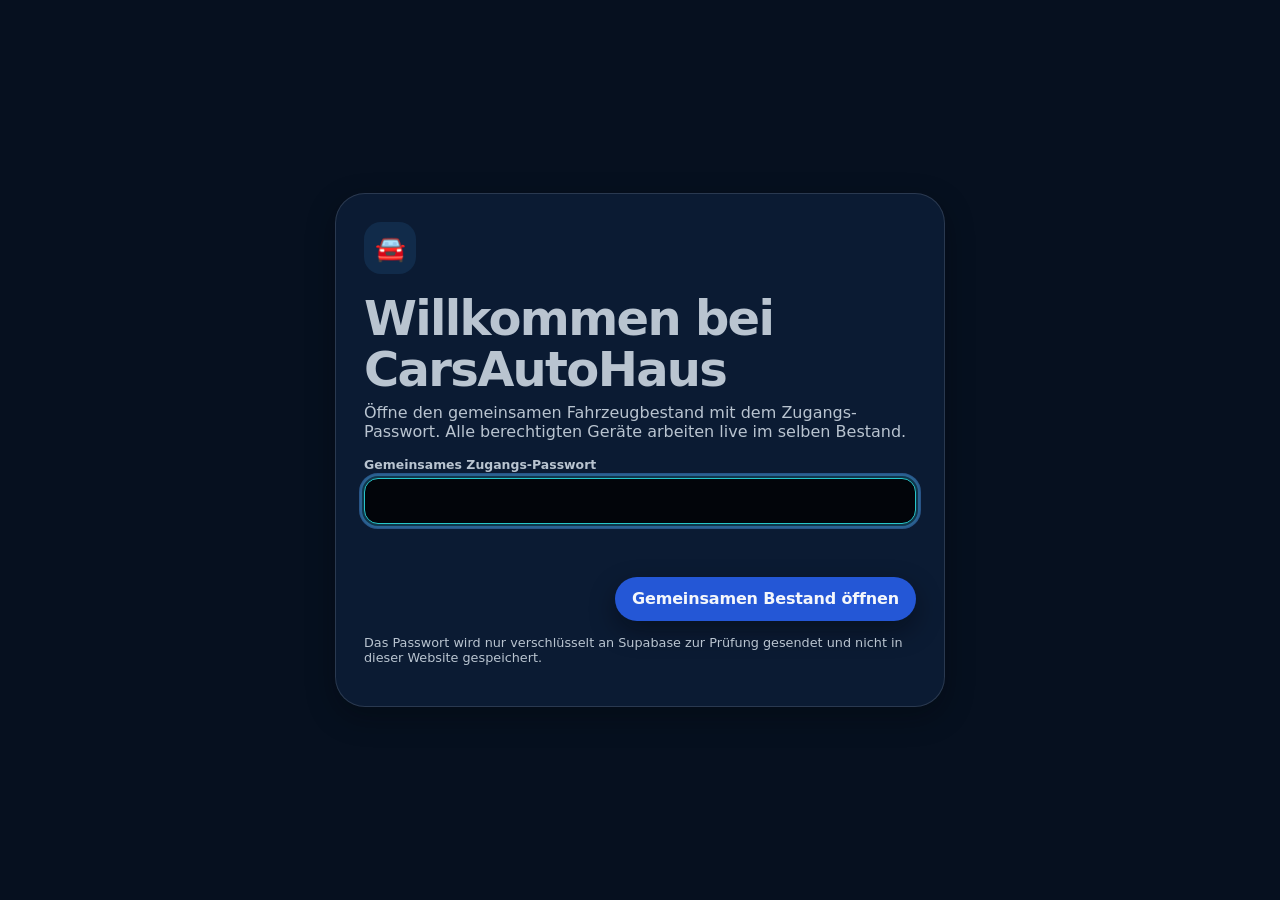
<file: original/AutohausCars-main/index.html>
<!doctype html>
<html lang="de">
  <head>
    <meta charset="UTF-8" />
    <meta name="viewport" content="width=device-width, initial-scale=1.0, viewport-fit=cover" />
    <meta name="theme-color" content="#06101f" />
    <meta name="description" content="CarsAutoHaus – Fahrzeug-Einkauf, Preisvergleich und Gewinnbewertung" />
    <link rel="manifest" href="manifest.webmanifest" />
    <title>CarsAutoHaus</title>
    <style>
      :root { --bg:#080c12; --panel:#111824; --panel-2:#182231; --line:#263447; --text:#f2f6fb; --muted:#98a7ba; --blue:#2586f7; --blue-soft:#153a68; --green:#2fcb89; --yellow:#f5bf45; --red:#f06372; --shadow:0 16px 42px rgba(0,0,0,.24); }
      * { box-sizing:border-box; }
      html { background:var(--bg); }
      body { margin:0; background:var(--bg); color:var(--text); font-family:Inter,ui-sans-serif,system-ui,-apple-system,BlinkMacSystemFont,"Segoe UI",sans-serif; min-height:100vh; }
      body.locked { overflow:hidden; }
      button, input, select, textarea { font:inherit; }
      button { cursor:pointer; }
      .app { width:min(1360px,100%); margin:0 auto; padding:0 18px 100px; }
      .topbar { position:sticky; z-index:9; top:0; display:flex; justify-content:space-between; align-items:center; height:72px; background:rgba(8,12,18,.9); backdrop-filter:blur(16px); border-bottom:1px solid rgba(38,52,71,.65); }
      .brand { display:flex; align-items:center; gap:10px; color:#fff; font-weight:800; letter-spacing:-.4px; }
      .brand-mark { display:grid; place-items:center; width:36px; height:36px; border-radius:12px; background:linear-gradient(145deg,#248cff,#1554ae); box-shadow:0 8px 22px rgba(37,134,247,.3); }
      .actions { display:flex; gap:8px; }
      .icon-button { display:grid; place-items:center; width:42px; height:42px; border-radius:13px; border:1px solid var(--line); background:var(--panel); color:var(--text); }
      .icon-button:hover { background:var(--panel-2); border-color:#3b5370; }
      .view { display:none; animation:fade .22s ease; }
      .view.active { display:block; }
      @keyframes fade { from { opacity:0; transform:translateY(6px); } to { opacity:1; transform:none; } }
      h1,h2,h3,p { margin-top:0; }
      h1 { font-size:clamp(1.55rem,4vw,2.1rem); letter-spacing:-.8px; margin-bottom:6px; }
      h2 { font-size:1.12rem; letter-spacing:-.2px; margin-bottom:14px; }
      h3 { font-size:1rem; margin-bottom:8px; }
      .subtitle, .muted { color:var(--muted); }
      .hero { display:flex; gap:22px; align-items:flex-start; justify-content:space-between; padding:28px 0 20px; }
      .hero p { margin-bottom:0; }
      .primary, .secondary, .danger { min-height:46px; padding:0 17px; border-radius:13px; border:0; font-weight:750; transition:.16s ease; }
      .primary { color:#fff; background:var(--blue); box-shadow:0 9px 20px rgba(37,134,247,.22); }
      .primary:hover { background:#459cff; transform:translateY(-1px); }
      .secondary { color:var(--text); border:1px solid var(--line); background:var(--panel); }
      .secondary:hover { background:var(--panel-2); }
      .danger { color:#fff; background:#a63545; }
      .card { background:linear-gradient(145deg,rgba(24,34,49,.96),rgba(15,22,32,.96)); border:1px solid var(--line); border-radius:18px; box-shadow:var(--shadow); }
      .stats-grid { display:grid; grid-template-columns:repeat(5,1fr); gap:12px; }
      .stat { padding:17px; min-height:114px; }
      .stat span { display:block; color:var(--muted); font-size:.82rem; margin-bottom:11px; }
      .stat strong { display:block; font-size:1.45rem; letter-spacing:-.8px; }
      .stat .up { color:var(--green); }
      .section { margin-top:27px; }
      .section-heading { display:flex; align-items:center; justify-content:space-between; gap:12px; }
      .quick-grid { display:grid; grid-template-columns:repeat(3,1fr); gap:12px; }
      .quick { min-height:120px; padding:18px; text-align:left; color:var(--text); background:var(--panel); border:1px solid var(--line); border-radius:17px; }
      .quick:hover { background:var(--panel-2); border-color:#3e5b7e; transform:translateY(-2px); }
      .quick b { display:block; margin-top:14px; font-size:.97rem; }
      .quick small { color:var(--muted); }
      .quick .emoji { font-size:1.58rem; }
      .split { display:grid; grid-template-columns:1.45fr 1fr; gap:16px; }
      .list-card { padding:16px; }
      .vehicle-row { display:grid; grid-template-columns:60px 1fr auto; gap:12px; align-items:center; padding:12px 0; border-bottom:1px solid rgba(38,52,71,.85); cursor:pointer; }
      .vehicle-row:last-child { border-bottom:0; }
      .vehicle-thumb { display:grid; place-items:center; width:60px; height:47px; border-radius:11px; background:linear-gradient(135deg,#2b4968,#182c42); font-size:1.45rem; overflow:hidden; }
      .vehicle-thumb img { width:100%; height:100%; object-fit:cover; }
      .vehicle-name { font-weight:760; }
      .vehicle-meta { margin-top:3px; color:var(--muted); font-size:.82rem; }
      .row-value { text-align:right; font-size:.86rem; }
      .score { display:inline-grid; place-items:center; min-width:41px; height:27px; padding:0 7px; border-radius:999px; font-size:.78rem; font-weight:850; }
      .score.good { color:#b9ffe0; background:rgba(47,203,137,.16); } .score.mid { color:#ffe5a0; background:rgba(245,191,69,.16); } .score.bad { color:#ffc0c8; background:rgba(240,99,114,.16); }
      .task { display:flex; gap:11px; align-items:center; padding:12px 0; border-bottom:1px solid rgba(38,52,71,.85); }
      .task:last-child { border:0; }
      .task-check { width:20px; height:20px; accent-color:var(--blue); }
      .task time { display:block; margin-top:3px; color:var(--muted); font-size:.8rem; }
      .bottom-nav { position:fixed; z-index:20; bottom:0; left:0; right:0; display:flex; justify-content:center; padding:9px max(14px,env(safe-area-inset-right)) max(9px,env(safe-area-inset-bottom)) max(14px,env(safe-area-inset-left)); background:rgba(10,15,22,.93); border-top:1px solid var(--line); backdrop-filter:blur(16px); }
      .nav-inner { display:flex; width:min(620px,100%); justify-content:space-around; }
      .nav-button { display:flex; flex:1; flex-direction:column; align-items:center; gap:3px; min-height:48px; padding:4px; color:var(--muted); background:transparent; border:0; font-size:.7rem; }
      .nav-button .nav-icon { font-size:1.23rem; }
      .nav-button.active { color:#fff; }
      .nav-button.active .nav-icon { color:var(--blue); }
      .toolbar { display:flex; flex-wrap:wrap; gap:10px; align-items:center; margin-bottom:18px; }
      .search { flex:1 1 260px; position:relative; }
      .search input { width:100%; height:48px; padding:0 14px 0 42px; border:1px solid var(--line); border-radius:13px; outline:none; color:var(--text); background:var(--panel); }
      .search input:focus, input:focus, select:focus, textarea:focus { border-color:var(--blue); box-shadow:0 0 0 3px rgba(37,134,247,.15); }
      .search::before { content:'⌕'; position:absolute; z-index:1; left:14px; top:9px; color:var(--muted); font-size:1.4rem; }
      select, input, textarea { width:100%; min-height:46px; padding:0 12px; color:var(--text); border:1px solid var(--line); border-radius:12px; outline:none; background:#0e1621; }
      textarea { min-height:106px; padding-top:12px; resize:vertical; }
      .filter { width:160px; }
      .vehicle-grid { display:grid; grid-template-columns:repeat(3,1fr); gap:14px; }
      .vehicle-card { overflow:hidden; cursor:pointer; }
      .vehicle-cover { position:relative; display:grid; place-items:center; height:134px; background:linear-gradient(135deg,#2c4766,#17283b); font-size:2.6rem; }
      .vehicle-cover img { width:100%; height:100%; object-fit:cover; }
      .vehicle-cover .favourite { position:absolute; top:10px; right:10px; display:grid; place-items:center; width:34px; height:34px; border:0; border-radius:10px; background:rgba(8,12,18,.72); color:#fff; }
      .vehicle-body { padding:14px; }
      .vehicle-title { display:flex; align-items:center; justify-content:space-between; gap:8px; }
      .vehicle-title b { overflow:hidden; white-space:nowrap; text-overflow:ellipsis; }
      .vehicle-price { margin:10px 0 7px; font-weight:800; font-size:1.12rem; }
      .vehicle-detail { color:var(--muted); font-size:.81rem; }
      .pill { display:inline-flex; align-items:center; height:28px; padding:0 9px; border:1px solid var(--line); border-radius:999px; color:var(--muted); font-size:.74rem; }
      .empty { padding:44px 18px; text-align:center; color:var(--muted); }
      .empty .empty-icon { display:block; margin-bottom:12px; font-size:2.4rem; }
      .form-card { padding:20px; }
      .form-section { padding:22px 0; border-bottom:1px solid var(--line); }
      .form-section:first-child { padding-top:0; }
      .form-section:last-child { border-bottom:0; }
      .form-grid { display:grid; grid-template-columns:repeat(3,1fr); gap:13px; }
      label { display:block; color:#bfcada; font-size:.78rem; font-weight:680; }
      label input, label select, label textarea { margin-top:6px; }
      .checkboxes { display:grid; grid-template-columns:repeat(4,1fr); gap:9px; }
      .check-label { display:flex; align-items:center; gap:8px; min-height:40px; padding:7px 9px; color:#ced8e5; font-size:.82rem; font-weight:600; background:#0d151f; border:1px solid var(--line); border-radius:10px; }
      .check-label input { width:17px; height:17px; min-height:17px; margin:0; accent-color:var(--blue); }
      .cost-summary { display:grid; grid-template-columns:repeat(4,1fr); gap:10px; padding:14px; background:#0b1420; border:1px solid var(--line); border-radius:14px; }
      .cost-summary span { color:var(--muted); font-size:.75rem; } .cost-summary b { display:block; margin-top:5px; font-size:1.03rem; }
      .voice-assistant { margin:0 0 22px; padding:18px; border:1px solid #315477; border-radius:17px; background:linear-gradient(135deg,rgba(21,58,104,.72),rgba(15,24,36,.96)); box-shadow:inset 0 1px 0 rgba(255,255,255,.05); }
      .voice-assistant.is-listening { border-color:#48b9ff; box-shadow:0 0 0 3px rgba(72,185,255,.13),inset 0 1px 0 rgba(255,255,255,.06); }
      .voice-assistant.is-speaking { border-color:#7eaef0; }
      .voice-assistant.is-error { border-color:#a65a68; background:linear-gradient(135deg,rgba(86,30,44,.45),rgba(15,24,36,.96)); }
      .voice-assistant-head { display:flex; align-items:flex-start; gap:13px; }
      .voice-icon { display:grid; flex:0 0 auto; place-items:center; width:44px; height:44px; border-radius:14px; color:#d9efff; background:linear-gradient(145deg,#2586f7,#1554ae); font-size:1.25rem; box-shadow:0 9px 19px rgba(37,134,247,.25); }
      .voice-assistant h2 { margin:0 0 4px; }
      .voice-assistant p { margin:0; }
      .voice-progress-copy { display:flex; justify-content:space-between; gap:12px; margin-top:17px; color:#cbd8e7; font-size:.8rem; }
      .voice-progress { height:7px; margin-top:8px; overflow:hidden; border-radius:999px; background:#0b1420; }
      .voice-progress > span { display:block; width:0; height:100%; border-radius:inherit; background:linear-gradient(90deg,#2586f7,#5ab6ff); transition:width .22s ease; }
      .voice-prompt { min-height:74px; margin-top:14px; padding:13px 14px; border:1px solid rgba(82,121,160,.48); border-radius:13px; background:rgba(7,14,23,.56); }
      .voice-prompt-label { display:block; margin-bottom:4px; color:#8fbce8; font-size:.74rem; font-weight:800; letter-spacing:.05em; text-transform:uppercase; }
      .voice-prompt strong { display:block; line-height:1.42; }
      .voice-transcript { min-height:20px; margin:9px 0 0; color:#b9d6ee; font-size:.83rem; }
      .voice-transcript:empty { display:none; }
      .voice-controls { display:flex; flex-wrap:wrap; gap:8px; margin-top:15px; }
      .voice-controls button { min-height:40px; padding:0 12px; }
      .voice-controls .voice-start { color:#fff; border:0; background:#2586f7; }
      .voice-controls .voice-finish { color:#bff8dc; border-color:rgba(47,203,137,.5); }
      .voice-help, .voice-fallback { margin-top:12px !important; color:#aebfd2; font-size:.78rem; line-height:1.45; }
      .voice-fallback { display:none; padding:10px 11px; border:1px solid rgba(240,99,114,.42); border-radius:10px; color:#ffd0d6; background:rgba(104,34,46,.28); }
      .voice-fallback.show { display:block; }
      .voice-field-active { border-color:#5ab6ff !important; box-shadow:0 0 0 3px rgba(72,185,255,.13) !important; }
      .comparison-focus { margin-top:22px; }
      .comparison-focus .section-heading { margin-bottom:13px; padding:0 2px; }
      .comparison-focus .section-heading h2 { margin-bottom:3px; }
      #comparison-summary .metrics { margin-bottom:13px; }
      #comparison-results .compare-item { border-left:3px solid rgba(72,185,255,.7); background:linear-gradient(90deg,rgba(37,134,247,.08),rgba(19,31,45,.72)); }
      #comparison-results .compare-item:hover { border-left-color:#73c5ff; transform:translateY(-1px); }
      .profit-positive { color:var(--green); } .profit-negative { color:var(--red); }
      .form-actions { display:flex; justify-content:flex-end; gap:10px; padding-top:20px; }
      .details-header { display:flex; align-items:flex-start; justify-content:space-between; gap:14px; }
      .details-title { display:flex; gap:16px; align-items:center; }
      .detail-cover { display:grid; place-items:center; width:104px; height:78px; border-radius:16px; overflow:hidden; background:linear-gradient(135deg,#2c4766,#17283b); font-size:2.4rem; }
      .detail-cover img { width:100%; height:100%; object-fit:cover; }
      .detail-grid { display:grid; grid-template-columns:repeat(4,1fr); gap:12px; margin-top:20px; }
      .detail-item { padding:14px; } .detail-item span { color:var(--muted); font-size:.74rem; } .detail-item b { display:block; margin-top:5px; }
      .compare-header { display:flex; align-items:center; justify-content:space-between; margin-bottom:12px; }
      .compare-list { display:grid; gap:8px; }
      .compare-item { display:grid; grid-template-columns:1fr auto auto; gap:13px; align-items:center; padding:12px; border:1px solid var(--line); border-radius:12px; background:#0d151f; cursor:pointer; }
      .compare-item:hover { border-color:#466487; }
      .metrics { display:grid; grid-template-columns:repeat(2,1fr); gap:12px; }
      .metric { padding:17px; } .metric span { display:block; color:var(--muted); font-size:.79rem; } .metric b { display:block; margin-top:7px; font-size:1.22rem; }
      .bar-chart { display:flex; align-items:flex-end; gap:11px; height:174px; padding:20px 5px 0; }
      .bar { display:flex; flex:1; align-items:flex-end; min-width:19px; height:100%; border-radius:7px 7px 0 0; background:linear-gradient(180deg,#3b9bff,#1658bf); position:relative; }
      .bar span { position:absolute; bottom:-21px; left:50%; transform:translateX(-50%); color:var(--muted); font-size:.68rem; }
      .notice { display:none; position:fixed; z-index:100; left:50%; bottom:87px; transform:translateX(-50%); padding:11px 16px; color:#fff; background:#1c2b3d; border:1px solid #3e5b7e; border-radius:12px; box-shadow:var(--shadow); }
      .notice.show { display:block; animation:fade .2s ease; }
      .mobile-fab, .mobile-form-save { display:none; }
      .mobile-fab[hidden], .mobile-form-save[hidden] { display:none; }
      .modal-backdrop { display:none; position:fixed; z-index:30; inset:0; padding:16px; background:rgba(0,0,0,.62); overflow:auto; }
      .modal-backdrop.open { display:grid; place-items:center; }
      .modal { width:min(660px,100%); max-height:calc(100vh - 32px); overflow:auto; padding:20px; background:var(--panel); border:1px solid var(--line); border-radius:20px; box-shadow:var(--shadow); }
      .modal-head { display:flex; justify-content:space-between; gap:12px; align-items:flex-start; }
      .two-col { display:grid; grid-template-columns:1fr 1fr; gap:14px; margin-top:18px; }
      .comparison-table { width:100%; margin-top:15px; border-collapse:collapse; font-size:.88rem; } .comparison-table th,.comparison-table td { padding:10px 8px; border-bottom:1px solid var(--line); text-align:left; } .comparison-table th { color:var(--muted); font-weight:650; }
      .close-x { background:transparent; border:0; color:var(--muted); font-size:1.5rem; }
      .auth-screen { position:fixed; z-index:200; inset:0; display:grid; place-items:center; padding:18px; overflow:auto; background:radial-gradient(circle at 20% 0%,#153a68 0,transparent 35%),#080c12; }
      .auth-screen.hidden { display:none; }
      .auth-card { width:min(610px,100%); padding:28px; background:linear-gradient(145deg,rgba(24,34,49,.98),rgba(11,17,26,.98)); border:1px solid #31425a; border-radius:24px; box-shadow:0 25px 80px rgba(0,0,0,.45); }
      .auth-logo { display:grid; place-items:center; width:52px; height:52px; margin-bottom:19px; border-radius:17px; background:linear-gradient(145deg,#248cff,#1554ae); font-size:1.55rem; }
      .auth-card h1 { margin-bottom:8px; }
      .auth-card p { color:var(--muted); }
      .auth-error { min-height:20px; margin-top:13px; color:#ffb6be; font-size:.86rem; }
      .sync-status { display:flex; align-items:center; gap:7px; color:var(--muted); font-size:.78rem; }
      .sync-dot { width:8px; height:8px; border-radius:50%; background:var(--yellow); } .sync-dot.online { background:var(--green); box-shadow:0 0 0 4px rgba(47,203,137,.12); } .sync-dot.error { background:var(--red); }
      @media (max-width:920px) { .stats-grid { grid-template-columns:repeat(3,1fr); } .vehicle-grid { grid-template-columns:repeat(2,1fr); } .checkboxes { grid-template-columns:repeat(3,1fr); } .form-grid { grid-template-columns:repeat(2,1fr); } }
      @media (max-width:620px) { .app { padding-left:14px; padding-right:14px; padding-bottom:128px; } .topbar { height:63px; } .topbar .brand-mark { width:33px; height:33px; } .sync-status span:last-child { display:none; } .hero { padding:21px 0 16px; } .hero .primary { min-width:46px; padding:0 13px; font-size:0; } .hero .primary::before { content:'＋'; font-size:1.45rem; } .stats-grid { grid-template-columns:repeat(2,1fr); gap:9px; } .stat { min-height:96px; padding:14px; } .stat strong { font-size:1.22rem; } .quick-grid { grid-template-columns:repeat(2,1fr); gap:9px; } .quick { min-height:104px; padding:14px; } .split { grid-template-columns:1fr; gap:12px; } .vehicle-grid { grid-template-columns:1fr; } .form-grid { grid-template-columns:1fr; gap:11px; } .checkboxes,.detail-grid,.cost-summary { grid-template-columns:1fr 1fr; gap:9px; } .form-card { padding:15px; } .form-section { padding:18px 0; } label { font-size:.82rem; } label input,label select { min-height:52px; font-size:1rem; } .toolbar { flex-wrap:nowrap; overflow-x:auto; padding:2px 1px 9px; margin-right:-14px; } .toolbar .search { min-width:260px; } .toolbar .filter { flex:0 0 150px; } .vehicle-card { display:grid; grid-template-columns:128px 1fr; min-height:140px; } .vehicle-cover { height:100%; min-height:140px; border-radius:17px 0 0 17px; } .vehicle-body { align-self:center; } .vehicle-price { margin:7px 0 5px; } .details-header { flex-direction:column; } .details-title { align-items:flex-start; } .two-col { grid-template-columns:1fr; } .modal { padding:16px; border-radius:18px; } .auth-card { padding:21px; } .compare-list { overflow:hidden; } .compare-item { grid-template-columns:1fr auto; gap:8px; } .section-heading { align-items:flex-start; } .section-heading .secondary { min-height:40px; padding:0 10px; font-size:.78rem; } .voice-assistant { padding:15px; margin-bottom:18px; } .voice-assistant-head { gap:10px; } .voice-controls { display:grid; grid-template-columns:1fr 1fr; } .voice-controls button { width:100%; } .voice-progress-copy { font-size:.76rem; } .mobile-fab { display:grid; place-items:center; position:fixed; z-index:24; right:18px; bottom:80px; width:58px; height:58px; color:#fff; border:0; border-radius:20px; background:var(--blue); box-shadow:0 14px 30px rgba(37,134,247,.38); font-size:1.9rem; } .mobile-form-save { display:block; position:fixed; z-index:25; right:14px; left:14px; bottom:72px; width:calc(100% - 28px); min-height:52px; color:#fff; border:0; border-radius:16px; background:var(--blue); box-shadow:0 13px 28px rgba(37,134,247,.32); font-weight:800; } .mobile-form-save[hidden] { display:none; } }
    </style>
    <link rel="stylesheet" href="premium-ui.css?v=14" />
  <link rel="stylesheet" href="palette-lock.css?v=14" />
  <link rel="stylesheet" href="vehicle-analysis.css?v=16" />
  </head>
  <body class="locked">
    <section id="auth-screen" class="auth-screen" aria-live="polite">
      <div class="auth-card">
        <div class="auth-logo">🚘</div>
        <div id="access-panel">
          <h1>Willkommen bei CarsAutoHaus</h1>
          <p>Öffne den gemeinsamen Fahrzeugbestand mit dem Zugangs-Passwort. Alle berechtigten Geräte arbeiten live im selben Bestand.</p>
          <form id="access-form"><label>Gemeinsames Zugangs-Passwort<input name="password" required type="password" autocomplete="current-password" autofocus /></label><div id="access-error" class="auth-error"></div><div class="form-actions"><button class="primary" type="submit">Gemeinsamen Bestand öffnen</button></div></form>
          <p class="muted" style="margin-top:14px;font-size:.8rem">Das Passwort wird nur verschlüsselt an Supabase zur Prüfung gesendet und nicht in dieser Website gespeichert.</p>
        </div>
      </div>
    </section>
    <main class="app">
      <header class="topbar">
        <div class="brand"><span class="brand-mark">🚘</span><span>CarsAutoHaus</span></div>
        <div class="actions"><span class="sync-status" title="Synchronisationsstatus"><i id="sync-dot" class="sync-dot"></i><span id="sync-label">Verbinde …</span></span><button class="icon-button" id="home-button" title="Startseite">⌂</button><button class="icon-button" id="settings-button" title="Einstellungen">⚙</button></div>
      </header>

      <section id="home-view" class="view active">
        <div class="hero"><div><h1>Willkommen <span id="user-name">Daniel</span></h1><p class="subtitle">Dein Überblick für heute, <span id="today"></span>.</p></div><button class="primary" data-go="form">＋ Neues Auto</button></div>
        <div class="stats-grid" id="stats-grid"></div>
        <div class="section"><div class="section-heading"><h2>Schnellzugriff</h2></div><div class="quick-grid">
          <button class="quick" data-go="form"><span class="emoji">➕</span><b>Neues Auto</b><small>Fahrzeug erfassen</small></button>
          <button class="quick" data-go="autos"><span class="emoji">🚗</span><b>Alle Fahrzeuge</b><small>Bestand verwalten</small></button>
          <button class="quick" data-compare-go="compare-pro"><span class="emoji">⇄</span><b>Vergleich Pro</b><small>Fahrzeuge direkt gegenüberstellen</small></button>
          <button class="quick" data-go="statistics"><span class="emoji">📈</span><b>Statistiken</b><small>Gewinne auswerten</small></button>
          <button class="quick" data-go="favorites"><span class="emoji">★</span><b>Favoriten</b><small>Fahrzeuge beobachten</small></button>
          <button class="quick" id="export-button"><span class="emoji">⇩</span><b>Export & KI</b><small>Alle Akten exportieren</small></button>
          <button class="quick" data-ops-go="procurement"><span class="emoji">⌁</span><b>Ankauf</b><small>Markt & Mängel prüfen</small></button>
          <button class="quick" data-ops-go="accounting"><span class="emoji">▤</span><b>Buchhaltung</b><small>Rechnung & Kassenbuch</small></button>
          <button class="quick" data-ops-go="showrooms"><span class="emoji">⌂</span><b>Showrooms</b><small>Standorte verwalten</small></button>
          <button class="quick" data-ops-go="integrations"><span class="emoji">⌘</span><b>Integrationen</b><small>Mobil, Portale & DATEV</small></button>
          <button class="quick" data-ops-go="chat"><span class="emoji">💬</span><b>Chat</b><small>Gemeinsamer Verlauf</small></button>
        </div></div>
        <div class="section split"><article class="card list-card"><div class="section-heading"><h2>Zuletzt bearbeitet</h2><button class="secondary" data-go="autos">Alle anzeigen</button></div><div id="recent-list"></div></article><article class="card list-card"><div class="section-heading"><h2>Offene Aufgaben</h2><button class="secondary" id="add-task">＋</button></div><div id="task-list"></div></article></div>
      </section>

      <section id="autos-view" class="view">
        <div class="hero"><div><h1>Fahrzeuge</h1><p class="subtitle">Deine eigene Fahrzeugdatenbank.</p></div><button class="primary" data-go="form">＋ Neues Auto</button></div>
        <div class="toolbar"><div class="search"><input id="vehicle-search" placeholder="Marke, Modell oder Motor suchen …" /></div><select class="filter" id="status-filter"><option value="">Alle Status</option><option>Entwurf</option><option>Besichtigung geplant</option><option>Reserviert</option><option>Gekauft</option><option>In Aufbereitung</option><option>Inseriert</option><option>Verkauft</option><option>Archiviert</option></select><select class="filter" id="sort-filter"><option value="newest">Neueste zuerst</option><option value="score">Bester Score</option><option value="profit">Höchster Gewinn</option><option value="price">Niedrigster Preis</option></select></div>
        <div id="vehicle-grid" class="vehicle-grid"></div>
      </section>

      <section id="search-view" class="view">
        <div class="hero"><div><h1>Vergleiche & Suche</h1><p class="subtitle">Finde gute Einkaufsmöglichkeiten in deinem Bestand.</p></div></div>
        <div class="card form-card"><div class="form-grid"><label>Marke<input id="compare-brand" placeholder="z. B. Ford" /></label><label>Modell<input id="compare-model" placeholder="z. B. Fiesta" /></label><label>Baujahr ab<input id="compare-year" type="number" placeholder="2014" /></label><label>Kilometer bis<input id="compare-km" type="number" placeholder="150000" /></label><label>Preis bis<input id="compare-price" type="number" placeholder="10000" /></label><label>Getriebe<select id="compare-gear"><option value="">Alle</option><option>Automatik</option><option>Handschaltung</option><option>DSG</option><option>CVT</option></select></label></div><div class="form-actions"><button class="primary" id="run-compare">Vergleich starten</button></div></div>
        <div class="section comparison-focus"><div class="section-heading"><div><h2>Dein Preisvergleich</h2><p class="muted">Filtere deinen Bestand und erkenne Preisniveau, Spanne und passende Fahrzeuge auf einen Blick.</p></div></div><div id="comparison-summary"></div><div id="comparison-results" class="compare-list"></div></div>
      </section>

      <section id="statistics-view" class="view">
        <div class="hero"><div><h1>Statistiken</h1><p class="subtitle">So entwickelt sich dein Fahrzeuggeschäft.</p></div></div>
        <div id="metrics" class="metrics"></div>
        <div class="section card list-card"><h2>Gewinnentwicklung nach Fahrzeug</h2><div id="profit-chart" class="bar-chart"></div></div>
        <div class="section split"><article class="card list-card"><h2>Top-Modelle</h2><div id="top-models"></div></article><article class="card list-card"><h2>Statusverteilung</h2><div id="status-distribution"></div></article></div>
      </section>

      <section id="favorites-view" class="view"><div class="hero"><div><h1>Favoriten</h1><p class="subtitle">Fahrzeuge, die du im Blick behalten möchtest.</p></div></div><div id="favorite-grid" class="vehicle-grid"></div></section>

      <section id="form-view" class="view">
        <div class="hero"><div><h1 id="form-heading">Neues Auto hinzufügen</h1><p class="subtitle">Erfasse alles Wichtige – die Bewertung wird direkt berechnet.</p></div><button class="secondary" data-go="autos">Abbrechen</button></div>
        <form id="vehicle-form" class="card form-card">
          <input id="vehicle-id" type="hidden" />
          <section class="form-section" aria-labelledby="paste-import-title">
            <div class="section-heading"><div><h2 id="paste-import-title">Inserat schnell übernehmen</h2><p class="muted">Kopierte Angaben einfügen, prüfen und anschließend wie gewohnt selbst speichern.</p></div></div>
            <div class="form-grid">
              <label>Fahrzeugdaten einfügen<textarea id="listing-data-paste" placeholder="Kilometerstand&#10;49.941 km&#10;Leistung&#10;55 kW (75 PS)&#10;Kraftstoffart&#10;Benzin&#10;…"></textarea></label>
              <label>Ausstattung einfügen<textarea id="equipment-data-paste" placeholder="Ausstattung&#10;- ABS&#10;- Klimaanlage&#10;- Multifunktionslenkrad&#10;…"></textarea></label>
            </div>
            <div class="form-actions"><button id="parse-listing-data" type="button" class="secondary">Fahrzeugdaten übernehmen</button><button id="parse-equipment-data" type="button" class="secondary">Ausstattung abhaken</button><button id="parse-all-data" type="button" class="primary">Beides übernehmen</button></div>
            <p id="paste-import-status" class="muted" role="status" aria-live="polite"></p>
          </section>
          <section id="voice-assistant" class="voice-assistant" aria-labelledby="voice-assistant-title">
            <div class="voice-assistant-head">
              <div class="voice-icon" aria-hidden="true">◉</div>
              <div>
                <h2 id="voice-assistant-title">Freie Fahrzeugdiktation</h2>
                <p class="muted">Nenne Feldpaare fortlaufend – sie werden direkt in dieses Formular übernommen.</p>
              </div>
            </div>
            <div class="voice-progress-copy"><span id="voice-progress-label">Bereit zum Start</span><span id="voice-progress-count">0 von 20 Feldern</span></div>
            <div class="voice-progress" role="progressbar" aria-label="Fortschritt der freien Diktation" aria-valuemin="0" aria-valuemax="20" aria-valuenow="0"><span id="voice-progress-bar"></span></div>
            <div class="voice-prompt" aria-live="polite" aria-atomic="true"><span class="voice-prompt-label">Freie Diktation</span><strong id="voice-question">Starte die freie Diktation und nenne Feldpaare in deinem Tempo.</strong><p id="voice-transcript" class="voice-transcript"></p></div>
            <div class="voice-controls" aria-label="Steuerung der Spracherfassung">
              <button id="voice-start" class="voice-start" type="button">▶ Start</button>
              <button id="voice-repeat" class="secondary" type="button">↻ Wiederholen</button>
              <button id="voice-skip" class="secondary" type="button">→ Weiter</button>
              <button id="voice-finish" class="secondary voice-finish" type="button">✓ Fertig</button>
              <button id="voice-cancel" class="secondary" type="button">Abbrechen</button>
            </div>
            <p class="voice-help">Beispiel: „Marke Ford, Modell Fiesta, Baureihe MK sieben, Generation zweitausendzwei, Baujahr zweitausendvierzehn, Kilometer hundertzwanzigtausend“. Sage „weiter“, „wiederholen“, „lösche [Feld]“, „fertig“ oder „abbrechen“. Nach „fertig“ fragt CarsAutoHaus einmal „Bist du fertig?“ – gespeichert wird nie automatisch.</p>
            <p id="voice-fallback" class="voice-fallback" role="status"></p>
          </section>
          <div class="form-section"><div class="section-heading"><h2>Fahrzeugdaten</h2></div><div class="form-grid">
            <label>Marke *<input name="brand" required placeholder="z. B. Ford" /></label><label>Modell *<input name="model" required placeholder="z. B. Fiesta" /></label><label>Baureihe<input name="series" placeholder="z. B. MK7" /></label>
            <label>Inseratquelle<select name="listingSource"><option value="">Keine Quelle</option><option>mobile.de</option><option>AutoScout24</option><option>Händlernetz</option><option>Eigene Anzeige</option><option>Sonstige</option></select></label><label style="grid-column:span 2">Inserat-Link<input name="sourceUrl" type="url" placeholder="https://www.mobile.de/… oder https://www.autoscout24.de/…" /></label>
            <label>Generation<input name="generation" /></label><label>Karosserie<input name="body" placeholder="Kleinwagen" /></label><label>Farbe<input name="color" /></label>
            <label>Erstzulassung<input name="registration" type="month" /></label><label>Baujahr *<input name="year" required type="number" min="1900" max="2100" placeholder="2014" /></label><label>Kilometer *<input name="mileage" required type="number" min="0" placeholder="120000" /></label>
            <label>Leistung (PS)<input name="ps" type="number" min="0" /></label><label>Leistung (kW)<input name="kw" type="number" min="0" /></label><label>Motorcode<input name="engineCode" /></label>
            <label>Hubraum (cm³)<input name="displacement" type="number" min="0" /></label><label>Getriebe<select name="gearbox"><option value="">Bitte wählen</option><option>Automatik</option><option>Handschaltung</option><option>DSG</option><option>CVT</option><option>Sonstiges</option></select></label><label>Kraftstoff<input name="fuel" placeholder="Benzin, Diesel, Elektro …" /></label>
            <label>Antrieb<input name="drive" placeholder="Front, Heck, Allrad" /></label><label>Euro-Norm<input name="euroNorm" /></label><label>HU/TÜV bis<input name="inspection" type="month" /></label>
            <label>Anzahl Halter<input name="owners" type="number" min="0" /></label><label>CO₂ (g/km)<input name="co2" type="number" min="0" /></label><label>Verbrauch (l/100km)<input name="consumption" type="number" min="0" step="0.1" /></label>
            <label>Fahrzeugnummer<input name="vehicleNumber" /></label><label>Verfügbarkeit<input name="availability" /></label><label>Herkunft<input name="origin" /></label>
            <label>Sitzplätze<input name="seats" type="number" min="0" /></label><label>Türen<input name="doors" /></label><label>Innenausstattung<input name="interior" placeholder="z. B. Stoff, Schwarz" /></label>
            <label>Herstellerfarbe<input name="manufacturerColor" /></label><label>Zylinder<input name="cylinders" type="number" min="0" /></label><label>Umweltplakette<input name="environmentalBadge" /></label><label>HU-Hinweis<input name="inspectionStatus" placeholder="z. B. Neu" /></label>
          </div></div>
          <div class="form-section"><div class="section-heading"><div><h2>Fahrzeugbeschreibung</h2><p class="muted">Die Beschreibung fließt in Vollständigkeit und Vergleich ein.</p></div></div><label>Beschreibung des Fahrzeugs<textarea name="description" placeholder="Modell, Historie, Pflegezustand, Verkaufsargumente und Besonderheiten …"></textarea></label></div>
          <div class="form-section"><div class="section-heading"><div><h2>Ausstattung & Zustand</h2><p class="muted">Extras schnell finden und den technischen sowie optischen Zustand nachvollziehbar erfassen.</p></div></div><div class="form-actions" style="margin:0 0 12px"><input id="equipment-search" type="search" placeholder="Ausstattung suchen, z. B. Kamera, Leder, ACC" aria-label="Ausstattung suchen" /><button id="equipment-search-clear" type="button" class="secondary">Suche löschen</button></div><div id="equipment-checkboxes" class="checkboxes"></div><div class="checkboxes" style="margin-top:9px"><label class="check-label"><input type="checkbox" name="accidentFree" /> Unfallfrei</label><label class="check-label"><input type="checkbox" name="serviceBook" /> Scheckheft</label><label class="check-label"><input type="checkbox" name="garage" /> Garagenfahrzeug</label><label class="check-label"><input type="checkbox" name="nonSmoker" /> Nichtraucher</label><label class="check-label"><input type="checkbox" name="imported" /> Import</label><label class="check-label"><input type="checkbox" name="towbar" /> Anhängerkupplung</label></div><div class="form-grid" style="margin-top:14px"><label>Gesamtzustand<select name="conditionOverall"><option value="">Bitte bewerten</option><option>Sehr gut</option><option>Gut</option><option>Gebraucht</option><option>Reparaturbedürftig</option></select></label><label>Karosserie / Lack<select name="bodyCondition"><option value="">Bitte bewerten</option><option>Sehr gut</option><option>Gut</option><option>Gebrauchsspuren</option><option>Schäden vorhanden</option></select></label><label>Innenraum<select name="interiorCondition"><option value="">Bitte bewerten</option><option>Sehr gut</option><option>Gut</option><option>Gebrauchsspuren</option><option>Aufbereitung nötig</option></select></label><label>Technik<select name="technicalCondition"><option value="">Bitte bewerten</option><option>Ohne bekannte Mängel</option><option>Prüfung empfohlen</option><option>Reparatur einplanen</option><option>Nicht fahrbereit</option></select></label><label>Reifen<select name="tiresCondition"><option value="">Bitte bewerten</option><option>Sehr gut</option><option>Ausreichend</option><option>Bald erneuern</option><option>Erneuern</option></select></label><label>Schlüssel<input name="keyCount" type="number" min="0" placeholder="z. B. 2" /></label></div><label style="margin-top:13px">Mängel & Aufbereitungsbedarf<textarea name="defects" placeholder="z. B. Kratzer Stoßfänger, HU prüfen, Reifen vorn erneuern"></textarea></label></div>
          <div class="form-section"><h2>Foto</h2><p class="muted">Das Titelbild wird im gemeinsamen Supabase-Speicher abgelegt.</p><label>Titelbild auswählen<input id="photo-input" type="file" accept="image/*" /></label><input id="photo-data" name="photo" type="hidden" /><div id="photo-preview" class="detail-cover" style="margin-top:12px">🚘</div></div>
          <div class="form-section"><h2>Preisdaten & Gewinnrechner</h2><div class="form-grid"><label>Angebotspreis (€)<input name="askingPrice" class="money-input" type="number" min="0" step="0.01" /></label><label>Gekauft für (€)<input name="purchasePrice" class="money-input" type="number" min="0" step="0.01" /></label><label>Verhandlung/Zielpreis (€)<input name="targetPrice" class="money-input" type="number" min="0" step="0.01" /></label><label>Transportkosten (€)<input name="transportCost" class="money-input" type="number" min="0" step="0.01" /></label><label>Anmeldung (€)<input name="registrationCost" class="money-input" type="number" min="0" step="0.01" /></label><label>Reparaturkosten (€)<input name="repairCost" class="money-input" type="number" min="0" step="0.01" /></label><label>Reinigung (€)<input name="cleaningCost" class="money-input" type="number" min="0" step="0.01" /></label><label>Inseratskosten (€)<input name="listingCost" class="money-input" type="number" min="0" step="0.01" /></label><label>Weitere Kosten (€)<input name="otherCost" class="money-input" type="number" min="0" step="0.01" /></label><label>Gewünschter Verkauf (€)<input name="desiredSalePrice" class="money-input" type="number" min="0" step="0.01" /></label><label>Verkauft für (€)<input name="soldPrice" class="money-input" type="number" min="0" step="0.01" /></label><label>Steuern (€)<input name="taxes" class="money-input" type="number" min="0" step="0.01" /></label></div><div id="cost-summary" class="cost-summary" style="margin-top:15px"></div></div>
          <div class="form-section"><h2>Bewertung, Status & Notizen</h2><div class="form-grid"><label>Status<select name="status"><option>Entwurf</option><option>Besichtigung geplant</option><option>Reserviert</option><option>Gekauft</option><option>In Aufbereitung</option><option>Inseriert</option><option>Verkauft</option><option>Archiviert</option></select></label><label>Eigene Sterne<select name="rating"><option value="">Nicht bewertet</option><option value="1">★</option><option value="2">★★</option><option value="3">★★★</option><option value="4">★★★★</option><option value="5">★★★★★</option></select></label><label>Ort<input name="location" placeholder="z. B. Bremen" /></label></div><label style="margin-top:13px">Notizen<textarea name="notes" placeholder="z. B. Muss Stoßdämpfer vorne wechseln."></textarea></label></div>
          <div class="form-actions"><button type="button" class="secondary" data-go="autos">Abbrechen</button><button type="submit" class="primary">Fahrzeug speichern</button></div>
        </form>
      </section>

      <section id="detail-view" class="view"><div id="detail-content"></div></section>
      <section id="profile-view" class="view"><div class="hero"><div><h1>Gemeinsamer Bestand</h1><p class="subtitle">Ein Passwort, ein live synchronisierter Fahrzeugbestand.</p></div></div><div class="card form-card"><div class="form-section"><h2>Aktiver Zugang</h2><label>Zugriffsart<input id="name-setting" value="Gemeinsamer Zugriff" readonly /></label><p class="muted" style="margin-top:12px">Alle Änderungen werden sicher im gemeinsamen Datenspeicher gespeichert und auf anderen berechtigten Geräten aktualisiert.</p></div><div class="form-section"><h2>Datenverwaltung</h2><p class="muted">Exportiere den aktuellen Fahrzeugbestand. Das vollständige Zurücksetzen ist nur direkt über die Datenablage möglich, damit niemand versehentlich den gemeinsamen Bestand löscht.</p><div class="form-actions"><button class="secondary" id="profile-export">CSV exportieren</button></div><label style="margin-top:16px">Bestehende CarsAutoHaus-Sicherung übernehmen<input id="backup-import" type="file" accept="application/json,.json" /></label><p class="muted" style="margin-top:8px">Liest den bisherigen Inhalt einer lokalen Bestandssicherung ein und führt Fahrzeuge sowie Aufgaben anhand ihrer Änderungszeit zusammen.</p></div></div></section>
    </main>
    <nav class="bottom-nav" aria-label="Hauptnavigation"><div class="nav-inner"><button class="nav-button active" data-go="home"><span class="nav-icon">⌂</span>Home</button><button class="nav-button" data-go="autos"><span class="nav-icon">🚗</span>Autos</button><button class="nav-button" data-go="search"><span class="nav-icon">⌕</span>Autosuche</button><button class="nav-button" data-compare-go="compare-pro"><span class="nav-icon">⇄</span>Vergleich</button><button class="nav-button" data-go="vehicle-ranking"><span class="nav-icon">✦</span>KI-Fahrzeugranking</button><button class="nav-button" data-go="statistics"><span class="nav-icon">▥</span>Statistik</button><button class="nav-button" data-go="profile"><span class="nav-icon">◉</span>Profil</button></div></nav>
    <button id="mobile-new" class="mobile-fab" aria-label="Neues Fahrzeug">＋</button>
    <button id="mobile-form-save" class="mobile-form-save" hidden>Fahrzeug speichern</button>
    <div id="notice" class="notice"></div>
    <div id="task-modal" class="modal-backdrop"><div class="modal"><div class="modal-head"><div><h2>Neue Aufgabe</h2><p class="muted">Sie erscheint auf deinem Dashboard.</p></div><button class="close-x" data-close-modal>×</button></div><form id="task-form"><div class="two-col"><label>Aufgabe<input name="title" required placeholder="z. B. Fiesta besichtigen" /></label><label>Termin<input name="date" required type="date" /></label></div><div class="form-actions"><button type="button" class="secondary" data-close-modal>Abbrechen</button><button class="primary" type="submit">Hinzufügen</button></div></form></div></div>
    <div id="compare-modal" class="modal-backdrop"><div class="modal"><div class="modal-head"><div><h2>Fahrzeuge vergleichen</h2><p class="muted">Die Unterschiede sind aus Sicht des ausgewählten Fahrzeugs eingefärbt.</p></div><button class="close-x" data-close-modal>×</button></div><div id="compare-modal-content"></div></div></div>
    <script src="config.js"></script>
    <script type="module" src="app.js?v=16"></script>
    <script src="voice-assistant.js" defer></script>
    <script src="free-dictation.js" defer></script>
    <script src="listing-paste-import.js" defer></script>
    <script src="operations-suite.js?v=14" defer></script>
    <script src="comparison-pro.js?v=14" defer></script>
  </body>
</html>
</file>
<file: premium-ui.css>
:root {
  color-scheme: light;
  --bg: #f5f5f7;
  --panel: rgba(255, 255, 255, .88);
  --panel-2: #f2f2f7;
  --line: rgba(29, 29, 31, .10);
  --text: #1d1d1f;
  --muted: #6e6e73;
  --blue: #0071e3;
  --blue-soft: #e8f2ff;
  --green: #16885f;
  --yellow: #a76600;
  --red: #c93445;
  --shadow: 0 18px 50px rgba(20, 28, 38, .08), 0 2px 8px rgba(20, 28, 38, .04);
}

* { -webkit-tap-highlight-color: transparent; }
html { background: var(--bg); scroll-behavior: smooth; }
body {
  color: var(--text);
  background:
    radial-gradient(circle at 8% -5%, rgba(91, 168, 255, .14), transparent 30rem),
    radial-gradient(circle at 96% 12%, rgba(178, 145, 255, .10), transparent 28rem),
    var(--bg);
  font-family: -apple-system, BlinkMacSystemFont, "SF Pro Display", "SF Pro Text", Inter, system-ui, sans-serif;
  -webkit-font-smoothing: antialiased;
  text-rendering: optimizeLegibility;
}
::selection { color: #fff; background: var(--blue); }

.app { width: min(1440px, 100%); padding: 0 28px 118px; }
.topbar {
  top: 12px;
  height: 64px;
  margin-bottom: 12px;
  padding: 0 14px 0 12px;
  border: 1px solid rgba(255, 255, 255, .68);
  border-radius: 20px;
  background: rgba(255, 255, 255, .76);
  box-shadow: 0 12px 34px rgba(29, 29, 31, .08);
  backdrop-filter: saturate(180%) blur(24px);
  -webkit-backdrop-filter: saturate(180%) blur(24px);
}
.brand { color: var(--text); font-size: 1.02rem; letter-spacing: -.025em; }
.brand-mark, .auth-logo {
  color: #fff;
  background: linear-gradient(145deg, #1685f8, #0063ce);
  box-shadow: 0 9px 22px rgba(0, 113, 227, .22);
}
.actions { align-items: center; }
.icon-button {
  width: 40px;
  height: 40px;
  color: #3a3a3c;
  border-color: transparent;
  border-radius: 12px;
  background: rgba(118, 118, 128, .08);
}
.icon-button:hover { color: #000; border-color: var(--line); background: rgba(118, 118, 128, .14); }
.sync-status { color: var(--muted); font-weight: 600; }

h1, h2, h3, .vehicle-price, .stat strong, .metric b, .ops-kpi b {
  color: var(--text);
  letter-spacing: -.035em;
}
h1 { font-size: clamp(2rem, 4vw, 3rem); line-height: 1.06; }
h2 { font-size: 1.22rem; }
.hero { padding: 38px 4px 26px; align-items: center; }
.subtitle { max-width: 720px; font-size: 1rem; line-height: 1.5; }
.muted, .vehicle-meta, .ops-row p { color: var(--muted) !important; }

.primary, .secondary, .danger {
  min-height: 44px;
  border-radius: 999px;
  font-weight: 680;
  letter-spacing: -.01em;
  transition: transform .18s ease, box-shadow .18s ease, background .18s ease, border-color .18s ease;
}
.primary { background: var(--blue); box-shadow: 0 8px 20px rgba(0, 113, 227, .20); }
.primary:hover { background: #0077ed; box-shadow: 0 11px 26px rgba(0, 113, 227, .25); transform: translateY(-1px); }
.secondary {
  color: #2c2c2e;
  border-color: rgba(29, 29, 31, .11);
  background: rgba(255, 255, 255, .82);
  box-shadow: 0 2px 5px rgba(20, 28, 38, .03);
}
.secondary:hover { background: #fff; border-color: rgba(29, 29, 31, .18); transform: translateY(-1px); }
.danger { background: var(--red); }
button:focus-visible, input:focus-visible, select:focus-visible, textarea:focus-visible {
  outline: 3px solid rgba(0, 113, 227, .22);
  outline-offset: 2px;
}

.card {
  border: 1px solid rgba(29, 29, 31, .08);
  border-radius: 24px;
  background: rgba(255, 255, 255, .88);
  box-shadow: var(--shadow);
  backdrop-filter: blur(18px);
  -webkit-backdrop-filter: blur(18px);
}
.stats-grid { gap: 14px; }
.stat { min-height: 126px; padding: 22px; }
.stat span { color: var(--muted); font-weight: 600; }
.stat strong { font-size: 1.75rem; }
.stat .up, .profit-positive, .ops-success { color: var(--green) !important; }
.profit-negative, .ops-warn { color: var(--red) !important; }
.section { margin-top: 34px; }
.section-heading { margin-bottom: 14px; }

.quick-grid { grid-template-columns: repeat(auto-fit, minmax(190px, 1fr)); gap: 14px; }
.quick {
  min-height: 138px;
  padding: 20px;
  color: var(--text);
  border-color: rgba(29, 29, 31, .08);
  border-radius: 22px;
  background: rgba(255, 255, 255, .82);
  box-shadow: 0 10px 28px rgba(20, 28, 38, .06);
  transition: transform .2s ease, box-shadow .2s ease, background .2s ease;
}
.quick:hover { border-color: rgba(0, 113, 227, .18); background: #fff; box-shadow: 0 16px 34px rgba(20, 28, 38, .10); transform: translateY(-3px); }
.quick .emoji { display: grid; place-items: center; width: 42px; height: 42px; border-radius: 14px; background: var(--blue-soft); font-size: 1.35rem; }
.quick b { margin-top: 18px; font-size: 1rem; letter-spacing: -.02em; }
.quick small { display: block; margin-top: 4px; color: var(--muted); line-height: 1.35; }

.list-card, .form-card, .ops-card { padding: 22px; }
.vehicle-row { padding: 15px 2px; border-color: rgba(29, 29, 31, .08); }
.vehicle-row:hover { background: rgba(0, 113, 227, .035); }
.vehicle-thumb, .detail-cover {
  border: 1px solid rgba(29, 29, 31, .07);
  background: linear-gradient(145deg, #eef5fc, #dfeaf5);
}
.vehicle-name { color: var(--text); }
.score.good { color: #0c744c; background: #e4f7ef; }
.score.mid { color: #8b5b00; background: #fff4d8; }
.score.bad { color: #b12536; background: #ffe8eb; }
.task { border-color: rgba(29, 29, 31, .08); }

.bottom-nav {
  left: 50%;
  right: auto;
  bottom: max(14px, env(safe-area-inset-bottom));
  width: min(620px, calc(100% - 28px));
  padding: 7px;
  border: 1px solid rgba(255, 255, 255, .72);
  border-radius: 24px;
  background: rgba(255, 255, 255, .82);
  box-shadow: 0 18px 48px rgba(20, 28, 38, .16);
  backdrop-filter: saturate(180%) blur(24px);
  -webkit-backdrop-filter: saturate(180%) blur(24px);
  transform: translateX(-50%);
}
.nav-inner { width: 100%; }
.nav-button { min-height: 50px; color: #7a7a80; border-radius: 17px; font-weight: 620; }
.nav-button.active { color: var(--blue); background: rgba(0, 113, 227, .09); }
.nav-button.active .nav-icon { color: var(--blue); }

select, input, textarea, .search input {
  color: var(--text);
  border-color: rgba(29, 29, 31, .12);
  border-radius: 14px;
  background: rgba(255, 255, 255, .92);
  box-shadow: inset 0 1px 1px rgba(0, 0, 0, .025);
}
input::placeholder, textarea::placeholder { color: #a1a1a6; }
.search input:focus, input:focus, select:focus, textarea:focus {
  border-color: rgba(0, 113, 227, .58);
  box-shadow: 0 0 0 4px rgba(0, 113, 227, .10);
}
label { color: #4b4b50; font-weight: 650; }
.filter { background-color: rgba(255, 255, 255, .9); }
.form-section { border-color: rgba(29, 29, 31, .08); }
.checkboxes { gap: 10px; }
.check-label {
  color: #3a3a3c;
  border-color: rgba(29, 29, 31, .09);
  border-radius: 13px;
  background: #f7f7f9;
}
.check-label:has(input:checked) { color: #0058b0; border-color: rgba(0, 113, 227, .22); background: #edf6ff; }
.cost-summary { border-color: rgba(29, 29, 31, .08); border-radius: 18px; background: #f7f7f9; }

.vehicle-grid { gap: 18px; }
.vehicle-card { border-radius: 24px; transition: transform .22s ease, box-shadow .22s ease; }
.vehicle-card:hover { box-shadow: 0 22px 54px rgba(20, 28, 38, .13); transform: translateY(-4px); }
.vehicle-cover { background: linear-gradient(145deg, #edf4fb, #dce7f2); }
.vehicle-cover .favourite { color: #fff; border: 1px solid rgba(255,255,255,.45); border-radius: 999px; background: rgba(29, 29, 31, .58); backdrop-filter: blur(12px); }
.vehicle-body { padding: 18px; }
.pill, .ops-chip { color: #515156 !important; border-color: rgba(29, 29, 31, .10) !important; background: rgba(118, 118, 128, .07); }

.voice-assistant {
  border-color: rgba(0, 113, 227, .16);
  border-radius: 22px;
  background: linear-gradient(145deg, rgba(235, 245, 255, .95), rgba(255, 255, 255, .98));
  box-shadow: 0 14px 32px rgba(0, 113, 227, .08);
}
.voice-assistant.is-listening { border-color: rgba(0, 113, 227, .46); box-shadow: 0 0 0 4px rgba(0,113,227,.10), 0 14px 32px rgba(0,113,227,.09); }
.voice-assistant.is-error { border-color: rgba(201, 52, 69, .3); background: #fff5f6; }
.voice-progress-copy, .voice-help, .voice-fallback { color: var(--muted) !important; }
.voice-progress { background: rgba(0, 113, 227, .10); }
.voice-prompt { border-color: rgba(0, 113, 227, .13); background: rgba(255,255,255,.82); }
.voice-prompt-label { color: #0065cc; }
.voice-transcript { color: #315f8c; }
.voice-controls .voice-finish { color: var(--green); }

.compare-item, #comparison-results .compare-item {
  color: var(--text);
  border-color: rgba(29, 29, 31, .09);
  background: #fff;
}
#comparison-results .compare-item { border-left-color: rgba(0, 113, 227, .55); background: linear-gradient(90deg, rgba(0,113,227,.05), #fff 42%); }
.metric, .detail-item { padding: 20px; }
.bar { background: linear-gradient(180deg, #5ca8ff, #0071e3); }

.ops-row, .integration-card, .chat-message, .ops-doc {
  color: var(--text) !important;
  border-color: rgba(29, 29, 31, .09) !important;
  background: rgba(255, 255, 255, .92) !important;
}
.ops-row { padding: 16px !important; border-radius: 17px !important; }
.ops-note {
  color: #3a4b5d !important;
  border-left-color: var(--blue) !important;
  background: #f2f7fc !important;
}
.ops-alert { color: #7a4c00 !important; border-color: #f0d8a8 !important; background: #fff8e8 !important; }
.ops-eyebrow { color: #0068d0 !important; }
.ops-score { color: #0055aa !important; background: #e8f3ff !important; }
.ops-score.good { color: #0c744c !important; background: #e4f7ef !important; }
.ops-score.bad { color: #b12536 !important; background: #ffe8eb !important; }
.ops-table th, .ops-table td, .comparison-table th, .comparison-table td { border-color: rgba(29, 29, 31, .08) !important; }
.ops-table th, .comparison-table th { color: var(--muted) !important; }
.ops-empty { color: var(--muted) !important; }
.chat-stream {
  border-color: rgba(29, 29, 31, .08) !important;
  background: linear-gradient(145deg, #eef3f8, #f7f9fb) !important;
}
.chat-message { box-shadow: 0 4px 14px rgba(20, 28, 38, .06) !important; }
.chat-message.own { color: #fff !important; border-color: transparent !important; background: var(--blue) !important; }
.chat-message.own .chat-text, .chat-message.own .chat-meta b { color: #fff !important; }
.chat-message.own .muted { color: rgba(255,255,255,.74) !important; }
.chat-text { color: var(--text) !important; }

.hero-kicker {
  display: block;
  margin-bottom: 7px;
  color: var(--blue);
  font-size: .76rem;
  font-weight: 750;
  letter-spacing: .08em;
  text-transform: uppercase;
}
.compare-pro-selector { margin-bottom: 18px; }
.compare-pro-grid {
  display: grid;
  grid-template-columns: repeat(2, minmax(0, 1fr));
  gap: 18px;
}
.compare-pro-card { padding: 22px; }
.compare-pro-heading {
  display: flex;
  align-items: flex-start;
  justify-content: space-between;
  gap: 14px;
}
.compare-pro-heading h2 { margin: 5px 0 7px; }
.compare-pro-prices {
  display: grid;
  grid-template-columns: repeat(3, minmax(0, 1fr));
  gap: 8px;
  margin: 20px 0 12px;
}
.compare-pro-prices > div {
  min-height: 88px;
  padding: 14px;
  border: 1px solid rgba(29, 29, 31, .07);
  border-radius: 17px;
  background: #f7f7f9;
}
.compare-pro-prices span { display: block; min-height: 30px; color: var(--muted); font-size: .73rem; line-height: 1.25; }
.compare-pro-prices b { display: block; margin-top: 5px; font-size: 1.08rem; letter-spacing: -.02em; }
.compare-pro-badges { display: flex; gap: 8px; margin-bottom: 10px; }
.compare-pro-badges span {
  display: inline-flex;
  align-items: center;
  min-height: 30px;
  padding: 0 11px;
  border-radius: 999px;
  color: #46505b;
  background: #f0f1f3;
  font-size: .75rem;
  font-weight: 750;
}
.compare-pro-badges .position.good { color: #0b7149; background: #e1f6ec; }
.compare-pro-badges .position.medium { color: #865900; background: #fff3d7; }
.compare-pro-badges .position.bad { color: #ae2938; background: #ffe7ea; }
.calculation {
  margin-top: 9px;
  border: 1px solid rgba(29, 29, 31, .08);
  border-radius: 15px;
  background: rgba(255,255,255,.82);
  overflow: hidden;
}
.calculation summary {
  display: flex;
  align-items: center;
  justify-content: space-between;
  min-height: 48px;
  padding: 0 14px;
  cursor: pointer;
  color: #242427;
  font-size: .84rem;
  font-weight: 720;
  list-style: none;
}
.calculation summary::-webkit-details-marker { display: none; }
.calculation summary::after { content: '＋'; color: var(--blue); font-size: 1rem; }
.calculation[open] summary::after { content: '−'; }
.calculation > ol, .calculation > .score-breakdown, .calculation > .cost-lines { margin: 0; padding: 2px 14px 15px 34px; color: #4d5660; font-size: .79rem; line-height: 1.5; }
.score-breakdown { display: grid; gap: 8px; padding-left: 14px !important; }
.score-breakdown > div, .cost-lines li { display: flex; align-items: flex-start; justify-content: space-between; gap: 14px; }
.score-breakdown span, .cost-lines span { display: grid; }
.score-breakdown small, .cost-lines small { margin-top: 2px; color: var(--muted); }
.score-breakdown strong { white-space: nowrap; color: var(--blue); }
.cost-lines { display: grid; gap: 8px; list-style: none; }
.cost-lines b { white-space: nowrap; }
.comparison-table-wrap { overflow-x: auto; border: 1px solid rgba(29,29,31,.08); border-radius: 20px; background: rgba(255,255,255,.92); box-shadow: var(--shadow-sm); }
.compare-pro-table { width: 100%; min-width: 760px; border-collapse: collapse; }
.compare-pro-table th, .compare-pro-table td { width: 38%; padding: 15px 16px; vertical-align: top; border-bottom: 1px solid rgba(29,29,31,.07); text-align: left; font-size: .84rem; line-height: 1.45; }
.compare-pro-table th:first-child { width: 24%; color: var(--muted); font-weight: 680; }
.compare-pro-table thead th { position: sticky; top: 0; z-index: 1; color: var(--text); background: #f8f8fa; }
.compare-pro-table td.is-better { color: #086b45; background: #edf9f4; font-weight: 720; }
.compare-pro-table td.is-weaker { color: #87515a; background: #fff7f8; }
.compare-pro-disclaimer { margin: 22px 0; }
.compare-pro-empty { display: grid; justify-items: center; gap: 10px; margin-top: 16px; padding: 50px 20px !important; }
.compare-pro-empty h2, .compare-pro-empty p { margin: 0; }

.notice { color: #fff; border: 0; border-radius: 999px; background: rgba(29, 29, 31, .92); box-shadow: 0 14px 36px rgba(0,0,0,.18); backdrop-filter: blur(18px); }
.modal-backdrop { background: rgba(18, 18, 20, .34); backdrop-filter: blur(10px); }
.modal { border-color: rgba(255,255,255,.7); border-radius: 26px; background: rgba(255,255,255,.94); box-shadow: 0 28px 90px rgba(20,28,38,.22); }
.close-x { color: #6e6e73; }

.auth-screen {
  background:
    radial-gradient(circle at 15% 8%, rgba(0, 113, 227, .16), transparent 32rem),
    radial-gradient(circle at 88% 88%, rgba(143, 92, 255, .11), transparent 28rem),
    #f5f5f7;
}
.auth-card {
  border-color: rgba(255,255,255,.78);
  border-radius: 30px;
  background: rgba(255,255,255,.88);
  box-shadow: 0 32px 90px rgba(20,28,38,.15);
  backdrop-filter: blur(26px);
}
.auth-card p { color: var(--muted); }
.auth-error { color: var(--red); }

@media (max-width: 920px) {
  .app { padding-inline: 20px; }
  .topbar { top: 8px; }
  .stats-grid { grid-template-columns: repeat(3, 1fr); }
  .compare-pro-prices { grid-template-columns: 1fr; }
  .compare-pro-prices > div { min-height: auto; }
  .compare-pro-prices span { min-height: auto; }
}

@media (max-width: 620px) {
  .app { padding: 0 14px 126px; }
  .topbar { top: 0; height: 60px; margin-inline: -6px; border-radius: 0 0 18px 18px; }
  .hero { padding: 28px 2px 20px; }
  h1 { font-size: 2rem; }
  .stats-grid { grid-template-columns: repeat(2, 1fr); }
  .stat { min-height: 108px; padding: 17px; }
  .quick-grid { grid-template-columns: repeat(2, minmax(0, 1fr)); }
  .quick { min-height: 124px; padding: 16px; }
  .quick .emoji { width: 38px; height: 38px; }
  .card, .vehicle-card { border-radius: 20px; }
  .form-card, .ops-card, .list-card { padding: 16px; }
  .bottom-nav { bottom: max(8px, env(safe-area-inset-bottom)); width: calc(100% - 16px); border-radius: 20px; }
  .nav-button { min-height: 48px; }
  .mobile-fab { border-radius: 18px; background: var(--blue); box-shadow: 0 14px 30px rgba(0,113,227,.26); }
  .mobile-form-save { border-radius: 999px; background: var(--blue); box-shadow: 0 14px 30px rgba(0,113,227,.25); }
  .chat-stream { padding: 12px !important; }
  .compare-pro-grid { grid-template-columns: 1fr; }
  .compare-pro-card { padding: 16px; }
  .compare-pro-prices { grid-template-columns: repeat(3, minmax(0, 1fr)); }
  .compare-pro-prices > div { padding: 11px 8px; }
  .compare-pro-prices span { min-height: 38px; font-size: .65rem; }
  .compare-pro-prices b { font-size: .88rem; }
  .bottom-nav .nav-inner { gap: 1px; }
  .bottom-nav .nav-button { min-width: 0; padding-inline: 4px; font-size: .59rem; }
}

@media (prefers-reduced-motion: reduce) {
  *, *::before, *::after { scroll-behavior: auto !important; animation-duration: .01ms !important; transition-duration: .01ms !important; }
}

/* CarsAutoHaus Dark Navy – bewusst ohne helle Flächen */
:root {
  color-scheme: dark;
  --bg: #06101c;
  --panel: rgba(12, 25, 40, .94);
  --panel-2: #101d2c;
  --line: rgba(122, 157, 194, .18);
  --text: #d7e2ee;
  --muted: #8496aa;
  --blue: #337fcf;
  --blue-soft: #102d49;
  --green: #64bd9b;
  --yellow: #d0a25d;
  --red: #d47783;
  --shadow: 0 20px 54px rgba(0, 5, 12, .38), 0 2px 10px rgba(0, 5, 12, .22);
  --shadow-sm: 0 10px 30px rgba(0, 5, 12, .28);
}

html { background: #06101c; }
body {
  color: var(--text);
  background:
    radial-gradient(circle at 8% -8%, rgba(38, 103, 170, .20), transparent 34rem),
    radial-gradient(circle at 96% 8%, rgba(52, 73, 112, .18), transparent 30rem),
    linear-gradient(180deg, #06101c 0%, #08131f 55%, #07111c 100%);
}
::selection { color: #dce9f6; background: #265f9c; }

.topbar,
.bottom-nav {
  border-color: rgba(116, 151, 188, .18);
  background: rgba(8, 19, 31, .88);
  box-shadow: 0 18px 46px rgba(0, 4, 10, .42);
}
.brand-mark, .auth-logo {
  color: #dbe9f7;
  background: linear-gradient(145deg, #2f7bc8, #174d83);
  box-shadow: 0 9px 24px rgba(0, 42, 84, .42);
}
.icon-button {
  color: #aebfd1;
  border-color: rgba(116, 151, 188, .13);
  background: rgba(27, 45, 64, .76);
}
.icon-button:hover { color: #d7e2ee; border-color: rgba(83, 139, 195, .34); background: #182d43; }

.primary, .voice-start {
  color: #dce8f4;
  border-color: #397dbf;
  background: linear-gradient(180deg, #347fca, #2466a7);
  box-shadow: 0 10px 24px rgba(0, 42, 85, .38);
}
.primary:hover, .voice-start:hover { background: linear-gradient(180deg, #3b89d8, #286caf); }
.secondary {
  color: #b9c9d9;
  border-color: rgba(112, 147, 181, .22);
  background: #142538;
  box-shadow: 0 4px 12px rgba(0, 5, 12, .18);
}
.secondary:hover { color: #d7e2ee; border-color: rgba(74, 132, 190, .42); background: #193049; }
.danger { color: #ecd8dc; background: #8c3c4a; }
button:focus-visible, input:focus-visible, select:focus-visible, textarea:focus-visible {
  outline-color: rgba(67, 139, 212, .52);
}

.card,
.quick,
.vehicle-card,
.form-card,
.list-card,
.ops-card {
  color: var(--text);
  border-color: rgba(113, 150, 187, .16);
  background: linear-gradient(150deg, rgba(16, 31, 48, .96), rgba(10, 23, 37, .96));
  box-shadow: var(--shadow);
}
.quick:hover, .vehicle-card:hover {
  border-color: rgba(62, 128, 194, .44);
  background: linear-gradient(150deg, #142b43, #0d2033);
  box-shadow: 0 20px 46px rgba(0, 5, 12, .42);
}
.quick .emoji { color: #91bde6; background: #102e4b; }
.vehicle-row { border-color: rgba(113, 150, 187, .14); }
.vehicle-row:hover { background: rgba(39, 99, 158, .11); }
.vehicle-thumb, .detail-cover, .vehicle-cover {
  border-color: rgba(108, 145, 183, .17);
  background: linear-gradient(145deg, #17314b, #0e2235);
}
.vehicle-cover::after { background: linear-gradient(180deg, transparent 55%, rgba(2, 9, 16, .46)); }
.vehicle-cover .favourite { color: #c4d6e8; border-color: rgba(129, 166, 201, .30); background: rgba(5, 15, 25, .78); }

.score.good, .ops-score.good { color: #84ceb1 !important; background: rgba(47, 132, 96, .24) !important; }
.score.mid { color: #dfb66f; background: rgba(157, 106, 29, .24); }
.score.bad, .ops-score.bad { color: #e29aa4 !important; background: rgba(157, 54, 69, .24) !important; }
.ops-score { color: #9ec6ec !important; background: #123556 !important; }

.nav-button { color: #778b9f; }
.nav-button:hover { color: #b6c7d8; background: rgba(49, 103, 156, .12); }
.nav-button.active { color: #87b8e6; background: #102b45; }
.nav-button.active .nav-icon { color: #87b8e6; }

select, input, textarea, .search input, .filter {
  color: #cbd8e5;
  border-color: rgba(112, 148, 183, .22);
  background: #0b1928;
  box-shadow: inset 0 1px 2px rgba(0, 4, 10, .36);
}
select option { color: #cbd8e5; background: #0b1928; }
input::placeholder, textarea::placeholder { color: #62768a; }
input::file-selector-button {
  color: #b9c9d9;
  border: 1px solid rgba(112, 148, 183, .22);
  border-radius: 10px;
  background: #142538;
}
input:-webkit-autofill,
input:-webkit-autofill:hover,
input:-webkit-autofill:focus {
  -webkit-text-fill-color: #cbd8e5;
  box-shadow: 0 0 0 1000px #0b1928 inset;
}
* { scrollbar-color: #294966 #0a1725; }
.search input:focus, input:focus, select:focus, textarea:focus {
  border-color: rgba(60, 132, 202, .72);
  background: #0e1f31;
  box-shadow: 0 0 0 4px rgba(47, 123, 197, .15);
}
label { color: #9eb0c1; }
.form-section, .task, .ops-table th, .ops-table td, .comparison-table th, .comparison-table td { border-color: rgba(112, 148, 183, .15) !important; }
.check-label, .cost-summary, .compare-pro-prices > div {
  color: #adbdcd;
  border-color: rgba(112, 148, 183, .16);
  background: #0d1c2b;
}
.check-label:hover { border-color: rgba(63, 131, 199, .38); background: #11263b; }

.voice-assistant {
  border-color: rgba(54, 125, 194, .26);
  background: linear-gradient(145deg, rgba(14, 38, 61, .96), rgba(9, 22, 36, .98));
  box-shadow: 0 18px 46px rgba(0, 5, 12, .36);
}
.voice-assistant.is-error { border-color: rgba(184, 82, 96, .38); background: #24141c; }
.voice-prompt, .voice-controls, .voice-help {
  color: #aebfd0;
  border-color: rgba(91, 137, 181, .18);
  background: rgba(8, 20, 32, .78);
}
.voice-progress { background: #132436; }
.voice-progress > span { background: linear-gradient(90deg, #2e79c2, #4b96d8); }

.comparison-focus, #comparison-results .compare-item {
  border-color: rgba(60, 128, 194, .24);
  background: linear-gradient(145deg, #10253a, #0b1b2b);
}
.ops-row, .integration-card, .chat-message, .ops-doc {
  color: #c9d6e3 !important;
  border-color: rgba(112, 148, 183, .17) !important;
  background: #0d1d2d !important;
}
.ops-note {
  color: #9fb3c7 !important;
  border-left-color: #357fc6 !important;
  background: #0c243a !important;
}
.ops-alert {
  color: #ccb07c !important;
  border-color: rgba(178, 132, 61, .34) !important;
  background: #282113 !important;
}
.ops-eyebrow { color: #73aee3 !important; }
.ops-chip { color: #9fb4c8; border-color: rgba(112, 148, 183, .19); background: rgba(16, 34, 52, .72); }
.ops-doc { color: #b9c9d9 !important; }

.chat-stream {
  border-color: rgba(112, 148, 183, .17) !important;
  background: linear-gradient(145deg, #071523, #0a1928) !important;
}
.chat-message { box-shadow: 0 7px 18px rgba(0, 5, 12, .25) !important; }
.chat-message.own { color: #d9e7f4 !important; border-color: #286eaf !important; background: #205d96 !important; }
.chat-message.own .chat-text, .chat-message.own .chat-meta b { color: #d9e7f4 !important; }
.chat-message.own .muted { color: #aac5dd !important; }
.chat-text { color: #c9d6e3 !important; }

.compare-pro-badges span { color: #aabaca; background: #16283a; }
.compare-pro-badges .position.good { color: #7fc8a9; background: rgba(42, 121, 86, .25); }
.compare-pro-badges .position.medium { color: #ddb16b; background: rgba(147, 96, 20, .25); }
.compare-pro-badges .position.bad { color: #df929d; background: rgba(145, 48, 63, .25); }
.calculation {
  border-color: rgba(112, 148, 183, .17);
  background: #0b1b2a;
}
.calculation summary { color: #b9c9d9; }
.calculation > ol, .calculation > .score-breakdown, .calculation > .cost-lines { color: #93a6b9; }
.comparison-table-wrap {
  border-color: rgba(112, 148, 183, .18);
  background: #0a1928;
  box-shadow: var(--shadow-sm);
}
.compare-pro-table thead th { color: #c3d2e0; background: #102236; }
.compare-pro-table td.is-better { color: #85cdb0; background: rgba(40, 112, 82, .18); }
.compare-pro-table td.is-weaker { color: #c78b94; background: rgba(128, 51, 63, .16); }

.notice { color: #cedae6; background: rgba(7, 18, 29, .96); box-shadow: 0 16px 42px rgba(0, 4, 10, .50); }
.modal-backdrop { background: rgba(1, 6, 12, .68); }
.modal {
  color: #d0dce8;
  border-color: rgba(111, 148, 183, .20);
  background: rgba(10, 23, 37, .98);
  box-shadow: 0 32px 96px rgba(0, 4, 10, .62);
}
.close-x { color: #91a4b6; }
.auth-screen {
  background:
    radial-gradient(circle at 15% 8%, rgba(38, 103, 170, .22), transparent 32rem),
    radial-gradient(circle at 88% 88%, rgba(45, 63, 96, .22), transparent 28rem),
    #06101c;
}
.auth-card {
  color: #d0dce8;
  border-color: rgba(111, 148, 183, .19);
  background: rgba(10, 23, 37, .96);
  box-shadow: 0 32px 90px rgba(0, 4, 10, .54);
}
.auth-card p { color: #899caf; }
.bar { background: linear-gradient(180deg, #438bd0, #245c91); }
.mobile-fab, .mobile-form-save { color: #dbe8f5; background: #286daf; box-shadow: 0 14px 32px rgba(0, 31, 63, .46); }

/* Kritische Direktkorrekturen – funktionieren auch ohne die zusätzliche Palettendatei. */
#detail-view .compare-item,
.compare-list .compare-item,
#comparison-results .compare-item,
.comparison-table tr,
.comparison-table th,
.comparison-table td {
  color: #b9c4d0 !important;
  border-color: rgba(185, 196, 208, .18) !important;
  background: #0b1b33 !important;
  background-image: none !important;
}
#detail-view .compare-item:hover,
.compare-list .compare-item:hover,
#comparison-results .compare-item:hover {
  border-color: #26c6c9 !important;
  background: #112b4a !important;
}

#compare-pro-view .comparison-table-wrap {
  width: 100% !important;
  max-width: 860px !important;
  margin-inline: auto !important;
  overflow-x: hidden !important;
  border-color: rgba(185, 196, 208, .18) !important;
  background: #0b1b33 !important;
}
#compare-pro-view .compare-pro-table {
  width: 100% !important;
  min-width: 0 !important;
  table-layout: fixed !important;
}
#compare-pro-view .compare-pro-table th,
#compare-pro-view .compare-pro-table td {
  padding: 9px 7px !important;
  font-size: .72rem !important;
  line-height: 1.38 !important;
  white-space: normal !important;
  overflow-wrap: anywhere !important;
  word-break: break-word !important;
}
#compare-pro-view .compare-pro-table th:first-child { width: 22% !important; }
#compare-pro-view .compare-pro-table th:nth-child(2),
#compare-pro-view .compare-pro-table th:nth-child(3),
#compare-pro-view .compare-pro-table td:nth-child(2),
#compare-pro-view .compare-pro-table td:nth-child(3) { width: 39% !important; }

.chat-pin-button {
  display: inline-grid;
  place-items: center;
  flex: 0 0 auto;
  width: 36px;
  height: 36px;
  color: #26c6c9 !important;
  border: 1px solid rgba(185, 196, 208, .18) !important;
  border-radius: 11px;
  background: #06101f !important;
  font-size: 1rem;
  cursor: pointer;
}
.chat-pin-button:hover:not(:disabled) { color: #f4f7fb !important; border-color: #26c6c9 !important; background: #2457d6 !important; }
.chat-pin-button:disabled { color: #26c6c9 !important; opacity: .72; cursor: default; }
.chat-meta { justify-content: space-between; }
.chat-meta > span { display: flex; flex-wrap: wrap; align-items: center; gap: 7px; }

.home-pin-board { display: grid; grid-template-columns: repeat(auto-fit, minmax(230px, 1fr)); gap: 14px; }
.home-pin-card {
  min-height: 170px;
  padding: 17px;
  color: #b9c4d0;
  border: 1px solid rgba(185, 196, 208, .18);
  border-left: 4px solid #26c6c9;
  border-radius: 19px;
  background: #112b4a;
  background-image: none !important;
  box-shadow: 0 10px 28px rgba(2, 5, 10, .34);
  cursor: grab;
}
.home-pin-card p { min-height: 72px; margin: 16px 0; color: #b9c4d0; line-height: 1.5; white-space: pre-wrap; }
.home-pin-top, .home-pin-meta { display: flex; align-items: center; justify-content: space-between; gap: 10px; }
.home-pin-handle { color: #26c6c9; font-size: .75rem; font-weight: 800; }
.home-pin-remove, .home-pin-move button { min-width: 32px; height: 32px; color: #b9c4d0; border: 1px solid rgba(185, 196, 208, .18); border-radius: 10px; background: #0b1b33; }
.home-pin-move { display: inline-flex; gap: 5px; }

@media (max-width: 620px) {
  #compare-pro-view .comparison-table-wrap { max-width: 100% !important; }
  #compare-pro-view .compare-pro-table th,
  #compare-pro-view .compare-pro-table td { padding: 7px 4px !important; font-size: .60rem !important; }
  #compare-pro-view .compare-pro-table th:first-child { width: 24% !important; }
  #compare-pro-view .compare-pro-table th:nth-child(2),
  #compare-pro-view .compare-pro-table th:nth-child(3),
  #compare-pro-view .compare-pro-table td:nth-child(2),
  #compare-pro-view .compare-pro-table td:nth-child(3) { width: 38% !important; }
  .home-pin-board { grid-template-columns: 1fr; }
}
</file>
<file: color-base.css>
/* CarsAutoHaus: ausschließlich Schwarz, Navy, Blau, Türkis, Grau und wenig Weiß. */
:root {
  color-scheme: dark;
  --black: #02050a;
  --deep-navy: #06101f;
  --navy: #0b1b33;
  --dark-blue: #112b4a;
  --royal-blue: #2457d6;
  --turquoise: #26c6c9;
  --light-gray: #b9c4d0;
  --white-accent: #f4f7fb;
  --bg: var(--deep-navy);
  --panel: var(--navy);
  --panel-2: var(--dark-blue);
  --line: rgba(185, 196, 208, .18);
  --text: var(--light-gray);
  --muted: rgba(185, 196, 208, .68);
  --blue: var(--royal-blue);
  --blue-soft: var(--dark-blue);
  --green: var(--turquoise);
  --yellow: var(--light-gray);
  --red: var(--royal-blue);
  --shadow: 0 18px 52px rgba(2, 5, 10, .46);
  --shadow-sm: 0 10px 28px rgba(2, 5, 10, .34);
}

*, *::before, *::after {
  background-image: none !important;
  border-color: var(--line);
}

html, body {
  color: var(--text) !important;
  background: var(--deep-navy) !important;
}

.auth-screen { background: var(--deep-navy) !important; }
::selection { color: var(--white-accent); background: var(--royal-blue); }

h1, h2, h3, .brand, .vehicle-name, .vehicle-price, .stat strong, .metric b, .ops-kpi b {
  color: var(--light-gray) !important;
}

.subtitle, .muted, .vehicle-meta, .ops-row p, .chat-meta, .quick small, .stat span,
input::placeholder, textarea::placeholder {
  color: rgba(185, 196, 208, .68) !important;
}

.topbar, .bottom-nav, .card, .quick, .vehicle-card, .form-card, .list-card, .ops-card,
.auth-card, .modal, .chat-message, .ops-row, .integration-card, .ops-doc,
.comparison-table-wrap, .calculation, .comparison-focus, #comparison-results .compare-item {
  color: var(--light-gray) !important;
  border-color: var(--line) !important;
  background: var(--navy) !important;
  box-shadow: var(--shadow-sm);
}

.topbar, .bottom-nav { background: rgba(6, 16, 31, .94) !important; }

.quick:hover, .vehicle-card:hover, .secondary:hover, .icon-button:hover, .check-label:hover {
  color: var(--white-accent) !important;
  border-color: rgba(38, 198, 201, .46) !important;
  background: var(--dark-blue) !important;
}

.primary, .voice-start, .mobile-fab, .mobile-form-save {
  color: var(--white-accent) !important;
  border-color: var(--royal-blue) !important;
  background: var(--royal-blue) !important;
  box-shadow: 0 10px 26px rgba(2, 5, 10, .42) !important;
}

.primary:hover, .voice-start:hover {
  color: var(--white-accent) !important;
  border-color: var(--turquoise) !important;
  background: var(--royal-blue) !important;
}

.secondary, .icon-button, .danger, input::file-selector-button {
  color: var(--light-gray) !important;
  border-color: var(--line) !important;
  background: var(--dark-blue) !important;
}

.danger:hover {
  color: var(--white-accent) !important;
  border-color: var(--turquoise) !important;
  background: var(--royal-blue) !important;
}

.brand-mark, .auth-logo, .quick .emoji, .vehicle-thumb, .detail-cover, .vehicle-cover, .voice-icon {
  color: var(--turquoise) !important;
  border-color: var(--line) !important;
  background: var(--dark-blue) !important;
  box-shadow: none !important;
}

select, input, textarea, .search input, .filter {
  color: var(--light-gray) !important;
  border-color: var(--line) !important;
  background: var(--black) !important;
  box-shadow: none !important;
}

select option { color: var(--light-gray) !important; background: var(--black) !important; }

input:focus, select:focus, textarea:focus, .search input:focus {
  color: var(--white-accent) !important;
  border-color: var(--turquoise) !important;
  background: var(--black) !important;
  box-shadow: 0 0 0 4px rgba(38, 198, 201, .16) !important;
}

input:-webkit-autofill, input:-webkit-autofill:hover, input:-webkit-autofill:focus {
  -webkit-text-fill-color: var(--light-gray) !important;
  box-shadow: 0 0 0 1000px var(--black) inset !important;
}

label, .calculation summary, .compare-pro-table thead th { color: var(--light-gray) !important; }

.check-label, .cost-summary, .compare-pro-prices > div, .ops-chip, .pill, .task, .score,
.compare-pro-badges span {
  color: var(--light-gray) !important;
  border-color: var(--line) !important;
  background: var(--dark-blue) !important;
}

.nav-button { color: rgba(185, 196, 208, .62) !important; background: transparent !important; }
.nav-button:hover { color: var(--light-gray) !important; background: var(--navy) !important; }
.nav-button.active, .nav-button.active .nav-icon {
  color: var(--turquoise) !important;
  background: var(--dark-blue) !important;
}

.score.good, .score.mid, .score.bad, .ops-score, .ops-score.good, .ops-score.bad,
.compare-pro-badges .position.good, .compare-pro-badges .position.medium,
.compare-pro-badges .position.bad {
  color: var(--turquoise) !important;
  border-color: rgba(38, 198, 201, .30) !important;
  background: var(--dark-blue) !important;
}

.profit-positive, .profit-negative, .ops-success, .ops-warn, .score-breakdown strong,
.ops-eyebrow, .hero-kicker, .calculation summary::after {
  color: var(--turquoise) !important;
}

.voice-assistant, .voice-assistant.is-error, .voice-prompt, .voice-controls, .voice-help,
.voice-fallback, .ops-note, .ops-alert, .chat-stream {
  color: var(--light-gray) !important;
  border-color: var(--line) !important;
  background: var(--deep-navy) !important;
  box-shadow: none !important;
}

.voice-progress { background: var(--black) !important; }
.voice-progress > span, .bar { background: var(--turquoise) !important; }
.voice-assistant.is-listening, .voice-assistant.is-speaking, .voice-field-active {
  border-color: var(--turquoise) !important;
  box-shadow: 0 0 0 3px rgba(38, 198, 201, .14) !important;
}
.voice-progress-copy, .voice-prompt-label, .voice-transcript { color: var(--turquoise) !important; }

.chat-message { color: var(--light-gray) !important; background: var(--dark-blue) !important; }
.chat-message.own {
  color: var(--white-accent) !important;
  border-color: var(--royal-blue) !important;
  background: var(--royal-blue) !important;
}
.chat-message.own .chat-text, .chat-message.own .chat-meta b { color: var(--white-accent) !important; }
.chat-message.own .muted { color: rgba(244, 247, 251, .72) !important; }

.chat-message { cursor: pointer; transition: border-color .16s ease, transform .16s ease; }
.chat-message.selected {
  border-color: var(--turquoise) !important;
  box-shadow: 0 0 0 3px rgba(38, 198, 201, .12) !important;
}
.chat-message-actions { margin-top: 11px; padding-top: 10px; border-top: 1px solid var(--line); }
.chat-message-actions .secondary { min-height: 36px; font-size: .76rem; }
.chat-message-actions .secondary:disabled { color: var(--turquoise) !important; opacity: .82; }
.chat-pin-button {
  color: var(--turquoise) !important;
  border-color: var(--line) !important;
  background: var(--deep-navy) !important;
}
.chat-pin-button:hover:not(:disabled) { color: var(--white-accent) !important; border-color: var(--turquoise) !important; background: var(--royal-blue) !important; }
.chat-pin-button:disabled { color: var(--turquoise) !important; }

.chat-text, .ops-doc, .calculation > ol, .calculation > .score-breakdown,
.calculation > .cost-lines { color: var(--light-gray) !important; }

.compare-pro-table thead th { background: var(--dark-blue) !important; }
.compare-pro-table td.is-better {
  color: var(--turquoise) !important;
  background: rgba(38, 198, 201, .10) !important;
}
.compare-pro-table td.is-weaker {
  color: var(--light-gray) !important;
  background: rgba(36, 87, 214, .12) !important;
}

.comparison-table-wrap { overflow-x: hidden !important; }
.compare-pro-table {
  width: 100% !important;
  min-width: 0 !important;
  table-layout: fixed !important;
}
.compare-pro-table th,
.compare-pro-table td {
  padding: 10px 8px !important;
  font-size: .70rem !important;
  line-height: 1.38 !important;
  overflow-wrap: anywhere;
  word-break: break-word;
}
.compare-pro-table th:first-child { width: 22% !important; }
.compare-pro-table th:nth-child(2),
.compare-pro-table th:nth-child(3),
.compare-pro-table td:nth-child(2),
.compare-pro-table td:nth-child(3) { width: 39% !important; }

.compare-list,
.compare-item,
#comparison-results .compare-item,
.comparison-table tr,
.comparison-table td,
.comparison-table th {
  color: var(--light-gray) !important;
  border-color: var(--line) !important;
  background: var(--navy) !important;
}
.compare-item:hover {
  border-color: var(--turquoise) !important;
  background: var(--dark-blue) !important;
}

.home-pin-board {
  display: grid;
  grid-template-columns: repeat(auto-fit, minmax(230px, 1fr));
  gap: 14px;
}
.home-pin-card {
  min-height: 170px;
  padding: 17px;
  color: var(--light-gray);
  border: 1px solid var(--line);
  border-left: 4px solid var(--turquoise);
  border-radius: 19px;
  background: var(--dark-blue);
  box-shadow: var(--shadow-sm), inset 0 -3px 0 rgba(36, 87, 214, .35);
  cursor: grab;
  transition: transform .16s ease, border-color .16s ease, opacity .16s ease;
}
.home-pin-card:hover { border-color: var(--turquoise); transform: translateY(-2px); }
.home-pin-card.dragging { opacity: .52; cursor: grabbing; transform: scale(.98); }
.home-pin-card p { min-height: 72px; margin: 16px 0; color: var(--light-gray); line-height: 1.5; white-space: pre-wrap; }
.home-pin-top, .home-pin-meta { display: flex; align-items: center; justify-content: space-between; gap: 10px; }
.home-pin-handle { color: var(--turquoise); font-size: .75rem; font-weight: 800; letter-spacing: .04em; text-transform: uppercase; }
.home-pin-remove, .home-pin-move button {
  display: inline-grid;
  place-items: center;
  min-width: 32px;
  height: 32px;
  color: var(--light-gray);
  border: 1px solid var(--line);
  border-radius: 10px;
  background: var(--navy);
}
.home-pin-remove:hover, .home-pin-move button:hover:not(:disabled) { color: var(--white-accent); border-color: var(--turquoise); background: var(--royal-blue); }
.home-pin-move { display: inline-flex; gap: 5px; }
.home-pin-move button:disabled { opacity: .32; }
.home-pin-meta > span:first-child { color: rgba(185, 196, 208, .68); font-size: .72rem; }

.ops-table th, .ops-table td, .comparison-table th, .comparison-table td, .form-section,
.vehicle-row { border-color: var(--line) !important; }
.vehicle-row:hover { background: rgba(36, 87, 214, .12) !important; }

.vehicle-cover .favourite {
  color: var(--turquoise) !important;
  border-color: var(--line) !important;
  background: var(--black) !important;
}

.notice {
  color: var(--white-accent) !important;
  border-color: var(--royal-blue) !important;
  background: var(--black) !important;
  box-shadow: var(--shadow) !important;
}
.modal-backdrop { background: rgba(2, 5, 10, .82) !important; }
.close-x { color: var(--light-gray) !important; background: var(--dark-blue) !important; }
.auth-card p, .auth-error { color: var(--light-gray) !important; }
input[type="checkbox"], input[type="radio"] { accent-color: var(--turquoise); }
.sync-dot, .sync-dot.online, .sync-dot.error {
  background: var(--turquoise) !important;
  box-shadow: none !important;
}
a { color: var(--turquoise) !important; }
* { scrollbar-color: var(--royal-blue) var(--black); }

@media (max-width: 620px) {
  .topbar { background: var(--deep-navy) !important; }
  .bottom-nav { background: rgba(6, 16, 31, .96) !important; }
  .compare-pro-table th, .compare-pro-table td { padding: 7px 4px !important; font-size: .59rem !important; }
  .compare-pro-table th:first-child { width: 24% !important; }
  .compare-pro-table th:nth-child(2), .compare-pro-table th:nth-child(3),
  .compare-pro-table td:nth-child(2), .compare-pro-table td:nth-child(3) { width: 38% !important; }
  .home-pin-board { grid-template-columns: 1fr; }
}
</file>
<file: pinboard.css>
/* Scoped to the pinboard so the existing website keeps its own appearance. */
#pinboard-view {
  color-scheme: light;
  --pb-ink: #262c29; --pb-muted: #7a827c; --pb-line: #e3e7e0; --pb-accent: #365647;
  position: fixed; inset: 0; z-index: 40; padding: 0; margin: 0; max-width: none;
  background: #f7f8f4; color: var(--pb-ink); font: 14px/1.5 Inter, system-ui, sans-serif;
  animation: none; isolation: isolate; text-align: left;
}
body.pb-open { overflow: hidden; }
body.locked #pinboard-view { display: none !important; }
#pinboard-view *, #pb-picker * { box-sizing: border-box; }
#pinboard-view button, #pb-picker button {
  appearance: none; min-height: 36px; border: 1px solid var(--pb-line, #e3e7e0); border-radius: 10px;
  padding: 8px 12px; background: #fff; color: #333d36; font: inherit; font-weight: 500;
  box-shadow: none; cursor: pointer; transform: none; letter-spacing: 0;
}
#pinboard-view button:hover, #pb-picker button:hover { background: #edf1e9; }
#pinboard-view button:disabled { opacity: .45; cursor: not-allowed; }
#pinboard-view :focus-visible, #pb-picker :focus-visible { outline: 3px solid #6c9881; outline-offset: 3px; }
#pinboard-view .pb-primary, #pb-picker .pb-primary { background: #365647; color: #fff; border-color: #365647; }
#pinboard-view .pb-primary:hover, #pb-picker .pb-primary:hover { background: #284336; }
#pinboard-view .pb-top {
  position: absolute; inset: 0 0 auto; z-index: 4; display: flex; align-items: center; justify-content: space-between;
  gap: 20px; padding: 18px 28px; border-bottom: 1px solid #e7ebe3; background: #fafbf8ed; backdrop-filter: blur(16px);
}
#pinboard-view .pb-brand, #pinboard-view .pb-actions, #pinboard-view .pb-controls { display: flex; align-items: center; gap: 8px; }
#pinboard-view .pb-brand { gap: 14px; }
#pinboard-view .pb-brand h1 { font: 600 18px/1.2 Inter, system-ui, sans-serif; letter-spacing: -.5px; margin: 0; color: #26382d; }
#pinboard-view .pb-brand small { display: block; font-size: 11px; color: #7a827c; margin-top: 3px; }
#pinboard-view .pb-icon { width: 36px; padding: 6px; font-size: 18px; flex-shrink: 0; }
#pinboard-view .pb-viewport { position: absolute; inset: 80px 0 66px; overflow: hidden; touch-action: none; cursor: grab; background-image: radial-gradient(#d8ddd2 1px, transparent 1px); background-size: 24px 24px; }
#pinboard-view .pb-viewport:active { cursor: grabbing; }
#pinboard-view .pb-world { position: absolute; width: 0; height: 0; transform-origin: 0 0; }
#pinboard-view .pb-edges { position: absolute; top: 0; left: 0; width: 1px; height: 1px; overflow: visible; pointer-events: none; }
#pinboard-view .pb-thread { fill: none; stroke: #9caea0; stroke-width: 2; }
#pinboard-view .pb-thread-hit { fill: none; stroke: transparent; stroke-width: 18; pointer-events: stroke; cursor: pointer; }
#pinboard-view .pb-thread-hit:hover + .pb-thread, #pinboard-view .pb-edge:focus .pb-thread { stroke: #365647; stroke-width: 3; }
#pinboard-view .pb-card {
  position: absolute; width: 240px; border: 1px solid #00000013; border-radius: 15px; padding: 0;
  background: var(--pb-card-bg, #fff); color: var(--pb-card-ink, #262c29); box-shadow: 0 3px 6px #23372105, 0 12px 32px #2337210c;
  cursor: default; overflow: visible; transition: box-shadow .15s; user-select: none;
}
#pinboard-view .pb-card.pb-selected { outline: 2px solid #527a62; outline-offset: 4px; }
#pinboard-view .pb-card.pb-link-source { outline: 2px dashed #527a62; outline-offset: 4px; }
#pinboard-view .pb-card.pb-dragging { box-shadow: 0 18px 40px #23372126; }
#pinboard-view .pb-card-head { display: flex; align-items: center; gap: 4px; padding: 8px 10px; height: 44px; }
#pinboard-view .pb-handle { flex: 1; text-align: left; color: inherit; opacity: .65; font-size: 11px; letter-spacing: .08em; cursor: grab; min-width: 0; touch-action: none; }
#pinboard-view .pb-handle:active { cursor: grabbing; }
#pinboard-view .pb-card button { color: inherit; background: transparent; border: 0; min-height: 28px; padding: 2px 5px; border-radius: 6px; }
#pinboard-view .pb-card button:hover { background: #88888825; }
#pinboard-view .pb-color { display: inline-flex; align-items: center; justify-content: center; width: 26px; height: 28px; margin: 0; }
#pinboard-view input[type=color] { appearance: none; padding: 0; width: 18px; height: 18px; border: 1px solid #89918780; border-radius: 50%; background: transparent; cursor: pointer; overflow: hidden; }
#pinboard-view input[type=color]::-webkit-color-swatch-wrapper { padding: 0; }
#pinboard-view input[type=color]::-webkit-color-swatch { border: 0; border-radius: 50%; }
#pinboard-view .pb-photo { margin: 0 10px; height: 126px; border-radius: 8px; overflow: hidden; background: #00000006; display: grid; place-items: center; font-size: 12px; color: inherit; }
#pinboard-view .pb-photo img { width: 100%; height: 100%; object-fit: cover; display: block; }
#pinboard-view .pb-card-body { padding: 12px 15px 14px; }
#pinboard-view .pb-card h2 { color: inherit; margin: 0 0 5px; font-size: 15px; font-weight: 600; letter-spacing: -.25px; overflow-wrap: anywhere; }
#pinboard-view .pb-price { display: block; font-size: 19px; font-weight: 600; margin-bottom: 9px; letter-spacing: -.5px; }
#pinboard-view .pb-specs { display: grid; grid-template-columns: 1fr 1fr; gap: 6px; font-size: 11px; opacity: .8; }
#pinboard-view .pb-select { display: flex; align-items: center; gap: 8px; margin: 14px 0 0; padding-top: 11px; border-top: 1px solid #88888830; color: inherit; font-size: 12px; cursor: pointer; }
#pinboard-view .pb-select input { width: 15px; height: 15px; margin: 0; accent-color: #365647; }
#pinboard-view .pb-note-title, #pinboard-view .pb-note-text { display: block; width: 100%; border: 0; border-radius: 0; background: transparent; color: inherit; padding: 0; margin: 0; box-shadow: none; user-select: text; }
#pinboard-view .pb-note-title { font: 600 16px/1.5 Inter, system-ui, sans-serif; margin-bottom: 10px; }
#pinboard-view .pb-note-text { min-height: 130px; height: 150px; resize: vertical; font: 13px/1.75 Inter, system-ui, sans-serif; touch-action: auto; }
#pinboard-view .pb-note-title::placeholder, #pinboard-view .pb-note-text::placeholder { color: inherit; opacity: .4; }
#pinboard-view .pb-port { position: absolute; top: calc(50% - 12px); right: -13px; width: 24px; height: 24px; min-height: 24px !important; background: #fff !important; color: #678273 !important; border: 1px solid #c5d1c6 !important; border-radius: 50% !important; padding: 0 !important; cursor: crosshair; touch-action: none; z-index: 2; }
#pinboard-view .pb-empty { position: absolute; top: 45%; left: 50%; transform: translate(-50%, -50%); text-align: center; color: #899286; width: min(320px, 80%); pointer-events: none; }
#pinboard-view .pb-empty[hidden] { display: none; }
#pinboard-view .pb-empty svg { width: 36px; height: 36px; margin-bottom: 14px; opacity: .6; }
#pinboard-view .pb-empty h2 { margin: 0 0 7px; font: 500 21px/1.4 Inter, system-ui, sans-serif; letter-spacing: -.6px; color: #74816f; }
#pinboard-view .pb-empty p { font-size: 13px; margin: 0; color: #899286; }
#pinboard-view .pb-bottom { position: absolute; inset: auto 0 0; min-height: 66px; padding: 12px 24px max(12px, env(safe-area-inset-bottom)); display: flex; align-items: center; justify-content: space-between; gap: 12px; background: #fafbf8ed; border-top: 1px solid #e7ebe3; z-index: 4; }
#pinboard-view .pb-status { font-size: 11px; color: #7a827c; }
#pinboard-view .pb-controls { flex-shrink: 0; }
#pinboard-view .pb-controls button { font-size: 12px; }
#pinboard-view .pb-zoom { min-width: 44px; font-size: 11px; text-align: center; color: #727c70; }
#pinboard-view .pb-help { position: absolute; top: 92px; right: 24px; max-width: min(330px, calc(100vw - 40px)); border: 1px solid #e3e7e0; background: #fff; border-radius: 14px; padding: 20px; box-shadow: 0 15px 50px #00000012; z-index: 6; color: #556051; font-size: 13px; }
#pinboard-view .pb-help p { margin: 0 0 10px; }
#pinboard-view .pb-help p:last-child { margin-bottom: 0; }
#pinboard-view [hidden] { display: none !important; }
#pb-picker { width: min(520px, calc(100vw - 24px)); max-height: min(720px, 90dvh); padding: 24px; margin: auto; border: 1px solid #e3e7e0; border-radius: 20px; background: #fafbf8; color: #262c29; box-shadow: 0 30px 100px #00000025; font: 14px/1.5 Inter, system-ui, sans-serif; }
#pb-picker::backdrop { background: #1b2b2140; backdrop-filter: blur(3px); }
#pb-picker { color-scheme: light; }
/* The existing palette lock deliberately uses global !important rules. */
#pinboard-view .pb-viewport { background-image: radial-gradient(#d8ddd2 1px, transparent 1px) !important; }
#pinboard-view h1, #pinboard-view h2, #pinboard-view label { color: inherit !important; }
#pinboard-view .pb-note-title, #pinboard-view .pb-note-text, #pinboard-view input[type=color] {
  color: inherit !important; background: transparent !important; box-shadow: none !important;
}
#pinboard-view input[type=color] { width: 18px !important; height: 18px !important; min-height: 18px !important; }
#pinboard-view .pb-note-title { min-height: 0; }
#pinboard-view .pb-select input { box-shadow: none !important; }
#pinboard-view .pb-note-title::placeholder, #pinboard-view .pb-note-text::placeholder { color: inherit !important; }
#pb-picker h2 { color: #26382d !important; }
#pb-picker input { color: #262c29 !important; background: #fff !important; border-color: #dce2d8 !important; box-shadow: none !important; }
#pb-picker input::placeholder { color: #7a827c !important; }
#pb-picker .pb-picker-head { display: flex; align-items: center; justify-content: space-between; margin-bottom: 8px; }
#pb-picker h2 { font-size: 20px; margin: 0; color: #26382d; }
#pb-picker p { color: #7a827c; font-size: 13px; margin: 0 0 18px; }
#pb-picker input { width: 100%; border: 1px solid #dce2d8; background: #fff; color: #262c29; border-radius: 10px; padding: 12px; font: inherit; box-shadow: none; }
#pb-picker .pb-results { display: grid; gap: 8px; margin-top: 16px; max-height: 52dvh; overflow: auto; }
#pb-picker .pb-result { display: flex; align-items: center; gap: 12px; text-align: left; width: 100%; padding: 10px; }
#pb-picker .pb-result img, #pb-picker .pb-result-placeholder { width: 66px; height: 48px; object-fit: cover; border-radius: 6px; background: #edf0e9; display: grid; place-items: center; }
#pb-picker .pb-result span { flex: 1; }
#pb-picker .pb-result b, #pb-picker .pb-result small { display: block; }
#pb-picker .pb-result small { color: #7a827c; font-size: 11px; }
@media (max-width: 650px) {
  #pinboard-view .pb-top { padding: 12px; gap: 10px; flex-wrap: wrap; }
  #pinboard-view .pb-brand { flex: 1; }
  #pinboard-view .pb-actions { width: 100%; gap: 6px; }
  #pinboard-view .pb-actions button { flex: 1; padding: 8px; font-size: 12px; }
  #pinboard-view .pb-viewport { top: 122px; bottom: 100px; }
  #pinboard-view .pb-bottom { min-height: 100px; padding: 9px 12px; flex-wrap: wrap; gap: 6px; }
  #pinboard-view .pb-status { width: 100%; }
  #pinboard-view .pb-controls { gap: 4px; }
  #pinboard-view .pb-controls button { padding: 6px 8px; }
  #pinboard-view .pb-help { top: 134px; right: 12px; }
}
@media (prefers-reduced-motion: reduce) { #pinboard-view * { transition: none !important; } }
#pinboard-view .pb-calc-expression { width: 100%; padding: 8px; border: 1px solid #8884; border-radius: 8px; color: inherit !important; background: #8888880c !important; box-shadow: none !important; font-size: 13px; }
#pinboard-view .pb-calc-expression::placeholder { color: inherit !important; opacity: .5; }
#pinboard-view .pb-calc-result { display: block; min-height: 50px; padding: 10px 0; text-align: right; font-size: 22px; font-weight: 600; overflow-wrap: anywhere; }
#pinboard-view .pb-calc-keys { display: grid; grid-template-columns: repeat(4, 1fr); gap: 6px; }
#pinboard-view .pb-calc-keys button { min-height: 35px; padding: 6px; border: 1px solid #8883; background: #8888880c; font-size: 15px; }
#pinboard-view .pb-calc-keys button[data-pb-calc="="] { grid-column: 1 / -1; background: #365647; color: white; }
#pinboard-view .pb-calc-hint { display: block; margin-top: 10px; font-size: 9px; opacity: .65; }
@media (max-width: 650px) { #pinboard-view .pb-actions button { padding: 7px 4px; font-size: 10px; } }
</file>
<file: calendar.css>
#calendar-view { --cal-bg:#0c1117; --cal-panel:#111820; --cal-border:#26313d; --cal-text:#e8eef4; --cal-muted:#8d9caa; --cal-accent:#8ac9d6; color:var(--cal-text); font:16px/1.5 Inter,system-ui,sans-serif; padding:0 0 20px; }
#calendar-view *, .cars-calendar-dialog * { box-sizing:border-box; }
#calendar-view h1,#calendar-view h2,.cars-calendar-dialog h2 { color:#e8eef4 !important; letter-spacing:-.04em; }
#calendar-view h1 { font-size:clamp(28px,3.5vw,46px); line-height:1.15; font-weight:500; margin:0 0 12px; }
#calendar-view h2 { margin:0; font-size:20px; font-weight:500; }
#calendar-view button,.cars-calendar-dialog button { min-height:38px; border:1px solid #2b3743; border-radius:9px; background:#151e27; color:#dce6ed; padding:8px 12px; font:500 14px/1.4 Inter,system-ui,sans-serif; cursor:pointer; box-shadow:none; transform:none; transition:background .15s,border-color .15s; }
#calendar-view button:hover,.cars-calendar-dialog button:hover { background:#20313d; border-color:#546c7c; }
#calendar-view button:disabled,.cars-calendar-dialog button:disabled { cursor:not-allowed; opacity:.45; }
#calendar-view .cal-primary,.cars-calendar-dialog .cal-primary { color:#102027 !important; background:#9cd2dc !important; border-color:#9cd2dc !important; }
#calendar-view .cal-primary:hover,.cars-calendar-dialog .cal-primary:hover { background:#b8e3ea !important; }
#calendar-view :focus-visible,.cars-calendar-dialog :focus-visible { outline:2px solid #91d1de; outline-offset:3px; }
#calendar-view input,#calendar-view select,.cars-calendar-dialog input,.cars-calendar-dialog select,.cars-calendar-dialog textarea { color:#e8eef4 !important; background:#0b1219 !important; border:1px solid #2b3743 !important; border-radius:8px; box-shadow:none !important; font:14px/1.5 Inter,system-ui,sans-serif; padding:10px 12px; min-height:42px; }
#calendar-view input::placeholder,.cars-calendar-dialog input::placeholder,.cars-calendar-dialog textarea::placeholder { color:#82929f !important; }
#calendar-view select,.cars-calendar-dialog select { appearance:none; padding-right:32px; background-image:url("data:image/svg+xml,%3Csvg xmlns='http://www.w3.org/2000/svg' width='12' height='12' viewBox='0 0 12 12'%3E%3Cpath d='m3 4 3 3 3-3' fill='none' stroke='%23a7bdca' stroke-width='1.5'/%3E%3C/svg%3E") !important; background-repeat:no-repeat !important; background-position:right 10px center !important; background-size:12px 12px !important; }
#calendar-view [hidden],.cars-calendar-dialog [hidden] { display:none !important; }
#calendar-view .cal-hero { display:flex; align-items:center; justify-content:space-between; gap:24px; padding:34px 0 30px; }
.cal-eyebrow { margin:0 0 12px; font-size:12px; letter-spacing:.16em; color:#8ba3b4; }
#calendar-view .cal-subtitle { margin:0; color:#91a1af; font-size:16px; }
#calendar-view .cal-layout { display:grid; grid-template-columns:250px minmax(0,1fr); gap:20px; }
#calendar-view .cal-sidebar { padding:20px 18px; border:1px solid #26313d; border-radius:16px; background:#0c131b; min-width:0; align-self:start; }
#calendar-view .cal-side-heading { display:flex; align-items:center; justify-content:space-between; gap:8px; flex-wrap:wrap; color:#8d9caa; font-size:12px; letter-spacing:.06em; margin-bottom:15px; }
#calendar-view .cal-side-heading input { width:100%; }
#calendar-view #cal-selected-label { font-size:18px; margin-bottom:16px; }
#calendar-view #cal-selected-events { display:grid; gap:8px; }
#calendar-view .cal-muted { color:#899aa9; font-size:14px; margin:12px 0; }
#calendar-view .cal-plain { width:100%; margin-top:12px; background:transparent; color:#a2cbd5; border-style:dashed; }
#calendar-view .cal-pins-heading { margin-top:30px; padding-top:22px; border-top:1px solid #26313d; }
#calendar-view .cal-pins-heading button { width:32px; min-height:30px; padding:3px; }
#calendar-view .cal-car-pin { display:flex; align-items:flex-start; gap:9px; position:relative; padding:13px 0; border-bottom:1px solid #26313d; cursor:grab; }
#calendar-view .cal-car-pin img,#calendar-view .cal-car-placeholder,.cars-calendar-dialog .cal-car-placeholder { width:52px; height:42px; border-radius:6px; object-fit:cover; background:#1e2b36; display:grid; place-items:center; flex-shrink:0; }
#calendar-view .cal-car-pin div { min-width:0; padding-right:13px; }
#calendar-view .cal-car-pin b { display:block; font-size:14px; overflow-wrap:anywhere; }
#calendar-view .cal-car-pin small { display:block; font-size:12px; color:#8d9caa; margin:3px 0 7px; }
#calendar-view .cal-car-pin button { padding:3px 6px; min-height:28px; font-size:12px; }
#calendar-view .cal-car-pin .cal-remove-pin { position:absolute; right:-7px; top:7px; background:transparent; border:0; font-size:18px; }
#calendar-view .cal-help,.cars-calendar-dialog .cal-help { color:#8293a3; font-size:12px; line-height:1.6; margin:14px 0; }
#calendar-view .cal-transfer { display:flex; gap:6px; margin-top:22px; }
#calendar-view .cal-transfer button { padding:7px 8px; font-size:12px; }
#calendar-view .cal-main { min-width:0; background:#10171f; border:1px solid #26313d; border-radius:16px; overflow:hidden; }
#calendar-view .cal-toolbar { display:flex; align-items:center; justify-content:space-between; gap:16px; flex-wrap:wrap; padding:20px; }
#calendar-view .cal-period { display:flex; align-items:center; gap:10px; flex-wrap:wrap; }
#calendar-view .cal-period h2 { font-size:20px; margin:0 6px; }
#calendar-view .cal-period >button:first-child,#calendar-view .cal-period >button:nth-of-type(2) { padding:4px 10px; font-size:23px; }
#calendar-view .cal-modes { display:flex; background:#090f15; padding:4px; border:1px solid #26313d; border-radius:10px; }
#calendar-view .cal-modes button { background:transparent; border:0; min-height:32px; padding:6px 11px; color:#91a1af; }
#calendar-view .cal-modes button.is-selected { color:#e5f1f5; background:#263540; box-shadow:0 1px 5px #0004; }
#calendar-view .cal-filterbar { display:flex; align-items:center; gap:10px; padding:0 20px 18px; flex-wrap:wrap; }
#calendar-view .cal-filterbar input { width:min(100%,290px); }
#calendar-view .cal-filterbar select { width:180px; }
#calendar-view #cal-count { margin-left:auto; font-size:12px; color:#8d9caa; }
#calendar-view .cal-weekdays,#calendar-view .cal-month { display:grid; grid-template-columns:repeat(7,minmax(0,1fr)); }
#calendar-view .cal-weekdays { border-top:1px solid #26313d; background:#0d141b; }
#calendar-view .cal-weekdays span { text-align:center; padding:11px 4px; color:#9cadba; font-size:14px; }
#calendar-view .cal-day { min-height:122px; border-top:1px solid #26313d; border-right:1px solid #26313d; padding:6px; }
#calendar-view .cal-day:nth-child(7n) { border-right:0; }
#calendar-view .cal-outside { background:#0b1219; }
#calendar-view .cal-outside .cal-day-top >button:first-child { color:#556573; }
#calendar-view .cal-chosen { background:#17232c; }
#calendar-view .cal-day-top { display:flex; align-items:center; justify-content:space-between; margin-bottom:6px; }
#calendar-view .cal-day-top button { min-height:30px; min-width:30px; border:0; border-radius:50%; background:transparent; padding:3px; }
#calendar-view .cal-today .cal-day-top >button:first-child { background:#a1cfda; color:#0b1a22; }
#calendar-view .cal-day-add { opacity:0; }
#calendar-view .cal-day:hover .cal-day-add,#calendar-view .cal-day:focus-within .cal-day-add { opacity:1; }
#calendar-view .cal-day-events { display:grid; gap:4px; }
#calendar-view .cal-event { display:flex; align-items:center; gap:5px; min-height:30px; width:100%; padding:5px 6px; border:0; border-left:3px solid var(--event-color); border-radius:4px; color:#e3edf3; background:color-mix(in srgb,var(--event-color) 14%,#111820); text-align:left; overflow:hidden; }
#calendar-view .cal-event:hover { background:color-mix(in srgb,var(--event-color) 25%,#111820); }
#calendar-view .cal-event-time { font-size:11px; opacity:.75; white-space:nowrap; }
#calendar-view .cal-event-title { font-size:13px; white-space:nowrap; overflow:hidden; text-overflow:ellipsis; flex:1; }
#calendar-view .cal-car-count { color:var(--event-color); }
#calendar-view .cal-more { font-size:11px; min-height:24px; padding:2px; background:transparent; border:0; color:#a2b8c6; }
#calendar-view .cal-foot { display:flex; justify-content:space-between; gap:12px; flex-wrap:wrap; padding:12px 20px; color:#80929f; font-size:12px; border-top:1px solid #26313d; }
#calendar-view .cal-time-shell { overflow:auto; }
#calendar-view .cal-time-head,#calendar-view .cal-all-day { display:grid; grid-template-columns:60px repeat(var(--days),minmax(78px,1fr)); border-top:1px solid #26313d; }
#calendar-view .cal-time-head >span,#calendar-view .cal-all-day >span { font-size:10px; padding:15px 5px; color:#8d9caa; }
#calendar-view .cal-time-head button { border:0; border-radius:0; background:#0d141b; font-size:13px; padding:15px 4px; }
#calendar-view .cal-time-head .cal-current-day { color:#9cd2dc; background:#1b2c36; }
#calendar-view .cal-all-day >div { border-left:1px solid #26313d; min-height:45px; padding:4px; display:grid; gap:3px; align-content:start; }
#calendar-view .cal-time-scroll { max-height:650px; overflow:auto; }
#calendar-view .cal-time-grid { display:grid; grid-template-columns:60px repeat(var(--days),minmax(78px,1fr)); min-width:0; }
#calendar-view .cal-hours { display:grid; grid-template-rows:repeat(24,48px); background:#0d141b; }
#calendar-view .cal-hours span { font-size:11px; color:#8193a1; padding:0 6px; text-align:right; transform:translateY(-8px); }
#calendar-view .cal-time-day { position:relative; border-left:1px solid #26313d; }
#calendar-view .cal-hour-slot { display:block; width:100%; height:48px; min-height:48px; border:0; border-top:1px solid #26313d; border-radius:0; background:transparent; }
#calendar-view .cal-hour-slot:hover { background:#1b2b35; }
#calendar-view .cal-positioned { position:absolute; padding:1px 3px; min-width:0; z-index:1; }
#calendar-view .cal-positioned .cal-event { height:100%; flex-wrap:wrap; align-content:start; }
#calendar-view .cal-positioned .cal-event-title { white-space:normal; font-size:12px; line-height:1.25; }
#calendar-view .cal-agenda { padding:0 20px; }
#calendar-view .cal-agenda article { display:grid; grid-template-columns:75px minmax(0,1fr) auto; align-items:center; gap:14px; padding:20px 0; border-top:1px solid #26313d; }
#calendar-view .cal-agenda-date strong { display:block; font-size:28px; font-weight:400; line-height:1.2; }
#calendar-view .cal-agenda-date span,#calendar-view .cal-agenda p { font-size:12px; color:#8d9caa; }
#calendar-view .cal-agenda p { margin:8px 0 0; }
#calendar-view .cal-agenda .cal-event { max-width:500px; min-height:40px; }
#calendar-view .cal-agenda .cal-event-title { font-size:16px; }
#calendar-view .cal-agenda-end { font-size:13px; color:#a1b2be; }
#calendar-view .cal-empty { text-align:center; padding:90px 20px; color:#a1b2be; }
#calendar-view .cal-empty b { font-size:23px; font-weight:400; color:#dce6ed; }
.cars-calendar-dialog { color-scheme:dark; width:min(660px,calc(100vw - 24px)); max-height:90dvh; margin:auto; overflow:auto; border:1px solid #35434f; border-radius:18px; padding:26px; background:#111820; color:#e8eef4; box-shadow:0 28px 120px #0008; font:16px/1.5 Inter,system-ui,sans-serif; }
.cars-calendar-dialog::backdrop { background:#02070bba; backdrop-filter:blur(6px); }
.cars-calendar-dialog form { display:grid; gap:15px; }
.cars-calendar-dialog h2 { font-size:25px; margin:0; }
.cars-calendar-dialog .cal-dialog-head { display:flex; align-items:flex-start; justify-content:space-between; gap:15px; margin-bottom:10px; }
.cars-calendar-dialog .cal-dialog-head >button { min-width:36px; font-size:20px; padding:3px; }
.cars-calendar-dialog label { display:flex; flex-direction:column; align-items:stretch; gap:7px; color:#becbd5 !important; font-size:14px; font-weight:400; }
.cars-calendar-dialog input,.cars-calendar-dialog select,.cars-calendar-dialog textarea { width:100%; }
.cars-calendar-dialog input[type=color] { padding:5px; min-height:42px; }
.cars-calendar-dialog .cal-checkbox { display:flex; flex-direction:row; align-items:center; gap:10px; }
.cars-calendar-dialog input[type=checkbox] { width:18px; height:18px; min-height:18px; accent-color:#9cd2dc; }
.cars-calendar-dialog .cal-form-grid { display:grid; grid-template-columns:1fr 1fr; gap:14px; }
.cars-calendar-dialog .cal-help { margin:0; }
.cars-calendar-dialog .cal-attachment-head { display:flex; align-items:center; justify-content:space-between; gap:10px; margin-top:8px; font-size:14px; }
.cars-calendar-dialog #cal-event-cars { display:flex; gap:6px; flex-wrap:wrap; }
.cars-calendar-dialog .cal-attached { display:inline-flex; align-items:center; gap:5px; padding:4px 7px 4px 10px; border:1px solid #3b5766; background:#1b2d37; border-radius:8px; font-size:13px; }
.cars-calendar-dialog .cal-attached button { border:0; background:transparent; min-height:24px; padding:1px 4px; }
.cars-calendar-dialog .cal-dialog-actions { display:flex; align-items:center; justify-content:flex-end; gap:8px; flex-wrap:wrap; border-top:1px solid #2b3743; padding-top:18px; }
.cars-calendar-dialog .cal-dialog-actions .cal-danger { color:#e7a2a2; margin-right:auto; }
.cars-calendar-dialog #cal-editor-error,.cars-calendar-dialog .cal-picker-error { color:#eea8a8; font-size:14px; margin:0; }
.cars-calendar-dialog #cal-editor-error:empty,.cars-calendar-dialog .cal-picker-error:empty { display:none; }
.cars-calendar-dialog .cal-muted { color:#899aa9; font-size:14px; }
.cars-calendar-dialog .cal-vehicle-results { display:grid; gap:9px; margin-top:18px; }
.cars-calendar-dialog .cal-vehicle-result { display:flex; align-items:center; gap:13px; width:100%; text-align:left; }
.cars-calendar-dialog .cal-vehicle-result img { width:70px; height:50px; object-fit:cover; border-radius:6px; }
.cars-calendar-dialog .cal-vehicle-result >span:nth-child(2) { flex:1; }
.cars-calendar-dialog .cal-vehicle-result b { display:block; font-size:15px; }
.cars-calendar-dialog .cal-vehicle-result small { display:block; font-size:12px; color:#8d9caa; }
@media(max-width:1150px) { #calendar-view .cal-layout { grid-template-columns:210px minmax(0,1fr); gap:12px; } #calendar-view .cal-sidebar { padding:16px 12px; } #calendar-view .cal-event-time { display:none; } #calendar-view .cal-agenda .cal-event-time { display:inline; } }
@media(max-width:850px) { #calendar-view .cal-layout { display:flex; flex-direction:column-reverse; } #calendar-view .cal-sidebar { width:100%; } #calendar-view .cal-hero { padding:24px 0; } #calendar-view .cal-toolbar { padding:15px; } #calendar-view .cal-filterbar { padding:0 15px 15px; } #calendar-view #cal-pinned-cars { display:grid; grid-template-columns:repeat(2,minmax(0,1fr)); gap:12px; } }
@media(max-width:550px) { #calendar-view .cal-hero { align-items:flex-start; flex-direction:column; gap:18px; } #calendar-view .cal-subtitle { font-size:14px; } #calendar-view .cal-period { gap:4px; } #calendar-view .cal-period h2 { font-size:18px; } #calendar-view .cal-toolbar { gap:12px; } #calendar-view .cal-modes { width:100%; } #calendar-view .cal-modes button { flex:1; } #calendar-view .cal-filterbar input { width:100%; } #calendar-view .cal-filterbar select { flex:1; } #calendar-view .cal-day { min-height:96px; padding:3px; } #calendar-view .cal-day-add { display:none; } #calendar-view .cal-day-top { justify-content:center; } #calendar-view .cal-day-top button { min-width:27px; min-height:27px; font-size:13px; } #calendar-view .cal-event { min-height:24px; padding:4px 2px; border-left-width:2px; } #calendar-view .cal-event-title { font-size:10px; } #calendar-view .cal-day .cal-car-count { display:none; } #calendar-view .cal-agenda { padding:0 12px; } #calendar-view .cal-agenda article { grid-template-columns:50px minmax(0,1fr); gap:8px; } #calendar-view .cal-agenda-end { grid-column:2; } #calendar-view #cal-pinned-cars { grid-template-columns:1fr; } #calendar-view .cal-foot { font-size:11px; padding:12px; } .cars-calendar-dialog { padding:18px; } .cars-calendar-dialog .cal-form-grid { gap:10px; } .cars-calendar-dialog label { font-size:13px; } #calendar-view .cal-time-head,#calendar-view .cal-all-day,#calendar-view .cal-time-grid { min-width:calc(60px + var(--days) * 78px); } }
</file>
<file: garage.css>
#garage-view { --gg-text:#e4edf1; --gg-muted:#8498a5; --gg-accent:#78dfd4; --gg-line:#ffffff12; position:fixed; inset:0 0 82px; z-index:19; overflow:auto; padding:0; margin:0; max-width:none; color:var(--gg-text); background:#080e14; font:16px/1.5 Inter,system-ui,sans-serif; animation:none; }
body.garage-open .topbar, body.garage-open .mobile-fab, body.garage-open .mobile-form-save { display:none!important; }
body.garage-open { overflow:hidden; }
body.locked #garage-view {display:none!important;}
#garage-view * {box-sizing:border-box;}
#garage-view h1,#garage-view h2,#garage-view h3,#garage-view label {color:var(--gg-text)!important;}
#garage-view button { min-height:38px; border:1px solid #ffffff18; border-radius:7px; padding:8px 13px; color:#c6d4dd; background:#17232e; font:500 14px/1.3 Inter,system-ui,sans-serif; box-shadow:none; cursor:pointer; transition:background .15s,border-color .15s; }
#garage-view button:hover {background:#22343f;border-color:#6cc9c488;}
#garage-view button:disabled {opacity:.4;cursor:not-allowed;}
#garage-view :focus-visible {outline:2px solid var(--gg-accent);outline-offset:3px;}
#garage-view input,#garage-view textarea,#garage-view select {width:100%;min-width:0;min-height:40px;border:1px solid #ffffff20!important;border-radius:7px;padding:9px 11px;background:#101c26!important;color:var(--gg-text)!important;font:14px/1.5 Inter,system-ui,sans-serif;box-shadow:none!important;}
#garage-view select {appearance:auto;padding-right:25px;}
#garage-view input:focus,#garage-view textarea:focus,#garage-view select:focus {border-color:#78dfd4!important;}
#garage-view label {display:block;font-size:14px;line-height:1.5;}
#garage-view label>span {display:block;margin-bottom:6px;color:#9eafbb;}
#garage-view input::placeholder,#garage-view textarea::placeholder {color:#768895!important;}
#garage-view .gg-header {display:flex;align-items:center;justify-content:space-between;gap:24px;padding:24px 34px;border-bottom:1px solid var(--gg-line);background:#0b131c;}
#garage-view .gg-eyebrow {font-size:12px;letter-spacing:.22em;color:var(--gg-accent);text-transform:uppercase;}
#garage-view h1 {margin:6px 0 0;font-size:28px;font-weight:400;letter-spacing:-.9px;}
#garage-view .gg-header-right {display:flex;gap:12px;align-items:end;}
#garage-view .gg-header-right label {width:min(360px,35vw);}
#garage-view .gg-status {font-size:12px;color:var(--gg-muted);max-width:360px;}
#garage-view .gg-main {display:grid;grid-template-columns:minmax(0,1fr) 340px;min-height:650px;}
#garage-view .gg-workspace {min-width:0;}
#garage-view .gg-stage {height:clamp(430px,55vh,700px);position:relative;overflow:hidden;background:radial-gradient(ellipse at 50% 60%,#213a45 0%,#080e14 70%)!important;}
#garage-view .gg-canvas {position:absolute;inset:0;touch-action:none;}
#garage-view canvas {display:block;width:100%;height:100%;touch-action:none;}
#garage-view .gg-stage-label {position:absolute;left:28px;top:22px;pointer-events:none;}
#garage-view .gg-model-name {font-size:21px;letter-spacing:-.5px;display:block;color:#dce9ef;}
#garage-view .gg-model-meta {display:block;font-size:13px;color:#8498a5;margin-top:4px;}
#garage-view .gg-model-disclaimer {position:absolute;right:24px;top:26px;text-align:right;font-size:12px;color:#758b98;pointer-events:none;}
#garage-view .gg-view-tools {position:absolute;bottom:21px;left:24px;right:24px;display:flex;align-items:center;justify-content:space-between;gap:12px;flex-wrap:wrap;}
#garage-view .gg-camera-tools,#garage-view .gg-render-tools {display:flex;gap:5px;}
#garage-view .gg-view-tools button {font-size:12px;padding:8px 10px;background:#13212dcc;backdrop-filter:blur(12px);min-height:34px;}
#garage-view .gg-view-tools button[aria-pressed=true] {border-color:#5faaa5;background:#1a383d;color:#8aebdf;}
#garage-view .gg-tooltip {position:absolute;pointer-events:none;z-index:3;max-width:240px;padding:12px 15px;border:1px solid #6cbdb54d;background:#11222ded;backdrop-filter:blur(15px);border-radius:8px;box-shadow:0 12px 50px #0007;font-size:13px;}
#garage-view .gg-tooltip b {display:block;color:#8be9dd;font-size:14px;margin-bottom:3px;}
#garage-view .gg-tooltip span {display:block;color:#becdd6;white-space:pre-wrap;overflow-wrap:anywhere;}
#garage-view [hidden] {display:none!important;}
#garage-view .gg-fallback {position:absolute;inset:35% 30px auto;max-width:500px;margin:auto;text-align:center;color:#a4bdc8;padding:20px;border:1px solid #ffffff20;background:#10202de8;border-radius:10px;font-size:14px;}
#garage-view .gg-metrics {display:grid;grid-template-columns:repeat(4,minmax(0,1fr));border-top:1px solid var(--gg-line);border-bottom:1px solid var(--gg-line);background:#0e1923;}
#garage-view .gg-metric {padding:20px 22px;border-right:1px solid var(--gg-line);}
#garage-view .gg-metric:last-child{border-right:0;}
#garage-view .gg-metric span {display:block;font-size:12px;color:#8fa5b3;line-height:1.5;}
#garage-view .gg-metric strong {display:block;font-size:24px;line-height:1.25;font-weight:400;letter-spacing:-.7px;margin-top:8px;}
#garage-view .gg-metric small {display:block;font-size:12px;color:#839ba9;margin-top:6px;}
#garage-view .gg-positive {color:#7cdbb9;}
#garage-view .gg-negative {color:#ecaa9e;}
#garage-view .gg-vehicle-data {padding:22px 26px;}
#garage-view .gg-data-header {display:flex;justify-content:space-between;align-items:center;gap:12px;margin-bottom:16px;}
#garage-view .gg-data-header h2 {font-size:15px;font-weight:500;margin:0;}
#garage-view .gg-data-header span {font-size:12px;color:#7a94a4;}
#garage-view .gg-data-grid {display:grid;grid-template-columns:repeat(6,minmax(0,1fr));gap:16px;}
#garage-view .gg-data-grid dt {font-size:12px;color:#8299a8;margin-bottom:4px;}
#garage-view .gg-data-grid dd {font-size:14px;margin:0;color:#c8d8e2;overflow-wrap:anywhere;}
#garage-view .gg-cost-note {font-size:12px;color:#8299a8;border-top:1px solid var(--gg-line);padding-top:15px;margin-top:20px;line-height:1.7;}
#garage-view .gg-sidebar {background:#101b25;border-left:1px solid var(--gg-line);padding:24px;}
#garage-view .gg-sidebar h2 {font-size:20px;font-weight:400;letter-spacing:-.4px;margin:8px 0 4px;}
#garage-view .gg-editor-subtitle {font-size:13px;color:#839ba9;margin:0 0 22px;}
#garage-view .gg-editor-fields {display:grid;gap:16px;}
#garage-view textarea {resize:vertical;min-height:110px;}
#garage-view .gg-two {display:grid;grid-template-columns:1fr 1fr;gap:12px;}
#garage-view .gg-part-total {display:flex;align-items:center;justify-content:space-between;padding:17px 0;border-top:1px solid var(--gg-line);border-bottom:1px solid var(--gg-line);font-size:14px;color:#9db5c2;}
#garage-view .gg-part-total strong {font-size:24px;font-weight:400;color:#7de2d5;letter-spacing:-.5px;}
#garage-view .gg-editor-actions {display:flex;gap:8px;}
#garage-view .gg-primary {background:#9eddd5;color:#102b2c;border-color:#9eddd5;flex:1;}
#garage-view .gg-primary:hover {background:#c5f2eb;color:#102b2c;}
#garage-view .gg-editor-message {font-size:13px;line-height:1.6;color:#afc6d3;min-height:20px;}
#garage-view .gg-parts {padding:24px 28px;border-top:1px solid var(--gg-line);}
#garage-view .gg-parts-head {display:flex;align-items:center;justify-content:space-between;gap:16px;margin-bottom:18px;}
#garage-view .gg-parts-head h2 {font-size:17px;font-weight:400;margin:0;}
#garage-view .gg-parts-head input {width:260px;}
#garage-view .gg-part-list {display:grid;grid-template-columns:repeat(auto-fill,minmax(185px,1fr));gap:8px;}
#garage-view .gg-part-button {display:flex;align-items:center;justify-content:space-between;text-align:left;gap:9px;min-height:56px;background:#0e1923;padding:10px 12px;}
#garage-view .gg-part-button span {font-size:13px;}
#garage-view .gg-part-button small {display:block;font-size:11px;color:#6d8999;margin-top:3px;}
#garage-view .gg-part-button strong {font-size:12px;color:#80ccc3;white-space:nowrap;font-weight:500;}
#garage-view .gg-part-button[aria-pressed=true] {border-color:#69b8af;background:#173039;}
#garage-view .gg-empty {padding:20vh 30px;text-align:center;}
#garage-view .gg-empty h2 {font-weight:400;font-size:28px;}
#garage-view .gg-empty p {color:#92a8b6;}
@media(min-width:1700px){#garage-view .gg-main{grid-template-columns:minmax(0,1fr) 390px;}#garage-view .gg-sidebar{padding:30px;}}
@media(max-width:1100px){#garage-view .gg-main{grid-template-columns:minmax(0,1fr) 300px;}#garage-view .gg-sidebar{padding:20px;}#garage-view .gg-data-grid{grid-template-columns:repeat(3,minmax(0,1fr));}#garage-view .gg-metric{padding:17px 14px;}#garage-view .gg-metric strong{font-size:20px;}#garage-view .gg-model-disclaimer{max-width:145px;}}
@media(max-width:800px){#garage-view .gg-header{padding:18px;align-items:flex-start;flex-direction:column;gap:15px;}#garage-view .gg-header-right{width:100%;}#garage-view .gg-header-right label{width:auto;flex:1;}#garage-view .gg-main{display:block;}#garage-view .gg-sidebar{border-left:0;border-top:1px solid var(--gg-line);}#garage-view .gg-stage{height:470px;}#garage-view .gg-model-disclaimer{top:70px;left:24px;right:auto;text-align:left;max-width:none;}#garage-view .gg-parts{padding:22px 18px;}#garage-view .gg-parts-head{align-items:flex-start;flex-direction:column;}#garage-view .gg-parts-head input{width:100%;}#garage-view .gg-part-list{grid-template-columns:repeat(2,minmax(0,1fr));}#garage-view .gg-metrics{grid-template-columns:1fr 1fr;}#garage-view .gg-metric:nth-child(2){border-right:0;}#garage-view .gg-metric:nth-child(-n+2){border-bottom:1px solid var(--gg-line);}#garage-view .gg-vehicle-data{padding:20px 18px;}#garage-view .gg-view-tools{left:12px;right:12px;}#garage-view .gg-view-tools button{padding:7px;font-size:11px;}#garage-view .gg-status{font-size:11px;}}
@media(prefers-reduced-motion:reduce){#garage-view *{transition:none!important;}}
</file>
<file: workspace-navigation.css>
/* Keep every destination reachable, including the new workspaces, on small screens. */
.bottom-nav { width: min(1180px, calc(100% - 24px)) !important; max-width: none !important; }
.bottom-nav .nav-inner { width: min(1280px,100%); overflow-x: auto; justify-content: flex-start; scrollbar-width: thin; }
.bottom-nav .nav-button { flex: 1 0 86px; font-size: .78rem; min-height: 54px; padding: 7px 8px; }
.bottom-nav .nav-button:focus-visible { outline: 2px solid #8de6e4; outline-offset: -2px; }
body:has(#calendar-view.active) #mobile-new, body:has(#garage-view.active) #mobile-new { display: none; }
@media (max-width: 650px) {
  .bottom-nav { padding-inline: 5px; }
  .bottom-nav .nav-button { flex: 0 0 76px; font-size: .75rem; min-height: 56px; }
  .bottom-nav .nav-button .nav-icon { font-size: 1.1rem; }
}
</file>
<file: refinement.css>
/* v20: focused workspaces, accessible controls and mobile layout. */
[hidden]{display:none!important}
.hero h1{letter-spacing:-.045em}.card,.quick{box-shadow:0 8px 26px #0002}
.quick .emoji{display:inline-flex;align-items:center;justify-content:center;width:36px;height:36px;font-size:23px;filter:grayscale(1);color:#93bff1}
.vehicle-title b,.vehicle-name{overflow-wrap:anywhere}.vehicle-title{gap:10px}
.vehicle-cover .archive-action{position:absolute;right:54px;top:12px;z-index:2;width:34px;height:34px;border-radius:10px;border:1px solid #ffffff26;background:#101720ed;color:#c5d7eb;font-size:19px;cursor:pointer}
.vehicle-cover .archive-action:hover{background:#245f9d;color:white}.vehicle-cover{position:relative}
.task-row{align-items:center;gap:12px;flex-wrap:wrap}.task-copy{flex:1;min-width:140px}.task-copy b{font-size:14px;font-weight:500;overflow-wrap:anywhere;white-space:pre-wrap}.task-copy time{display:block;margin-top:5px;color:var(--muted);font-size:12px}
.task-actions{display:flex;align-items:center;gap:8px}.task-actions label{display:flex;align-items:center;gap:6px;font-size:12px;margin:0}.task-actions input{width:17px;min-height:17px;height:17px}.task-actions button{width:34px;height:34px;border:1px solid #465366;background:#202b39;color:#c6dcf8;border-radius:8px}.task-actions button[aria-pressed=true]{background:#235185;color:white}
.task-done .task-copy b,.task-done h3,.pb-task.task-done h2{text-decoration:line-through;opacity:.65}
.task-pin-grid{display:grid;grid-template-columns:repeat(auto-fit,minmax(240px,1fr));gap:16px;margin-top:16px}
.task-note{padding:22px;background:#202d3d;border:1px solid #3a516e;border-radius:16px;border-top:3px solid #78a7dc;max-width:480px}.task-note h3{font-size:17px;line-height:1.5;white-space:pre-wrap;overflow-wrap:anywhere}.task-note p{font-size:12px;color:#a3b8cf}.task-note-label{font-size:10px;letter-spacing:.14em;color:#a9c9ed}.task-board-link{border:0;background:none;color:#aacdf7;padding:16px 0 0;font-size:12px}
#profile-view .form-card{max-width:820px}
#garage-view{--gg-accent:#83b7f6;--gg-bg:#10151c}
#garage-view .gg-work-status{display:flex;align-items:center;justify-content:space-between;gap:12px;padding:14px 18px;margin-bottom:18px;background:#171f2a;border:1px solid #2d3d50;border-radius:12px;font-size:12px;color:#9eb0c4}
#garage-view .gg-work-status>div{display:flex;gap:8px;align-items:center}.gg-work-status input{max-width:150px!important;min-height:36px!important}
#garage-presence.is-working{color:#a5cfff}#garage-view #garage-work-toggle[aria-pressed=true]{border-color:#6aa6ec;color:#c8e3ff;background:#223e61}
#garage-view .gg-layer{position:absolute;left:20px;top:82px;z-index:3;display:flex;align-items:center;gap:9px;max-width:calc(100% - 40px);font-size:11px;color:#9fb3ca}#garage-view .gg-layer select{min-height:32px;max-width:190px;padding:5px 8px;background:#172332ed;font-size:11px}
#garage-view .gg-stage-label{max-width:65%}.gg-model-name{overflow-wrap:anywhere}#garage-view .gg-model-disclaimer{font-size:10px}#garage-view .gg-primary{background:#246cc5;color:white;border-color:#448ce5}
#garage-view .gg-part-button[aria-pressed=true]{background:#203c5c;border-color:#508acd}#garage-view .gg-part-list{max-height:540px;overflow:auto;padding:4px}
#garage-view .gg-parts-head>div{max-width:740px}.gg-cost-note{line-height:1.65}
#garage-view .gg-primary,#calendar-view .cal-primary,.cars-calendar-dialog .cal-primary{background:#286bbd!important;border-color:#4c91e3!important;color:#fff!important}
#garage-view .gg-primary:hover,#calendar-view .cal-primary:hover,.cars-calendar-dialog .cal-primary:hover{background:#347dd5!important}
#garage-view input:focus,#garage-view textarea:focus,#garage-view select:focus{border-color:#83b7f6!important}
#garage-view .gg-render-tools button[aria-pressed=true]{background:#203e60!important;color:#b6d7ff!important;border-color:#5387c3!important}
#garage-view .gg-part-total strong{color:#b0d1fa}#calendar-view{--cal-accent:#94bdf0}
#pinboard-view{color-scheme:dark;--pb-line:#344356;--pb-accent:#367ecc;--pb-ink:#e1e9f3;background:#10151d;color:#e1e9f3}
#pinboard-view .pb-top,#pinboard-view .pb-bottom{background:#161e2bf5;border-color:#344356;color:#c3d2e4}
#pinboard-view .pb-brand small,#pinboard-view .pb-status,#pinboard-view .pb-zoom{color:#a5b7ce}
#pinboard-view .pb-top button,#pinboard-view .pb-bottom button{background:#253449;color:#dae8fa;border-color:#3b4e67}
#pinboard-view .pb-top button:hover,#pinboard-view .pb-bottom button:hover{background:#324a68}
#pinboard-view .pb-top .pb-primary{background:#2468bc;border-color:#478de3;color:white}
#pinboard-view .pb-help{background:#1a2535;border-color:#3b4e67;color:#ccd9e9}
#pinboard-view .pb-viewport{background-image:radial-gradient(color-mix(in srgb,var(--pb-board-ink,#fff) 15%,transparent) .8px,transparent .8px)!important}
#pinboard-view .pb-empty,#pinboard-view .pb-empty h2,#pinboard-view .pb-empty p{color:var(--pb-board-ink,#fff);opacity:.65}
#pinboard-view .pb-thread{stroke:color-mix(in srgb,var(--pb-board-ink,#fff) 60%,#4f8bce);stroke-width:2}
#pinboard-view .pb-port-left{left:-13px;right:auto}#pinboard-view .pb-port{color:#366aab!important;border-color:#8ba9d0!important;background:#e8f1fc!important}
#pinboard-view .pb-card{box-shadow:0 12px 32px #0004;color-scheme:light}#pinboard-view .pb-card.pb-selected{outline-color:#5b9cef}#pinboard-view .pb-card.pb-link-source{outline-color:#5b9cef}
#pinboard-view .pb-background-label{display:flex;align-items:center;gap:7px;font-size:11px;margin:0 9px 0 0;white-space:nowrap}
#pinboard-view .pb-task h2{white-space:pre-wrap}#pinboard-view .pb-task label{display:flex;align-items:center;gap:8px;margin:15px 0 10px;font-size:12px}#pinboard-view .pb-task input{width:16px;height:16px;min-height:16px;margin:0}#pinboard-view .pb-task p{font-size:12px;color:inherit;opacity:.7}#pinboard-view .pb-task button{font-size:11px}
:focus-visible{outline:2px solid #86baff;outline-offset:3px}
@media(max-width:800px){#garage-view .gg-work-status{align-items:flex-start;flex-direction:column}#garage-view .gg-model-disclaimer{display:none}#garage-view .gg-stage-label{max-width:calc(100% - 30px)}#garage-view .gg-layer{left:14px;top:100px}#garage-view .gg-layer label{display:none}}
@media(max-width:620px){.quick-grid{grid-template-columns:repeat(2,minmax(0,1fr))}.quick{min-width:0}.quick small{font-size:11px}.task-actions{flex-wrap:wrap}.vehicle-cover .archive-action{right:8px;top:54px}.task-note{max-width:none}.task-pin-grid{grid-template-columns:1fr}#pinboard-view .pb-top{display:block;padding:12px}.pb-actions{margin-top:10px;flex-wrap:wrap!important}#pinboard-view .pb-brand{justify-content:flex-start}#pinboard-view .pb-background-label{font-size:10px;margin-right:0}#pinboard-view .pb-viewport{top:160px}#pinboard-view .pb-top button{padding:6px 8px;font-size:11px}#pinboard-view .pb-bottom{padding:9px;flex-wrap:wrap}#pinboard-view .pb-controls{flex-wrap:wrap}#pinboard-view .pb-help{top:170px}#garage-view .gg-stage{min-height:480px}}
@media(prefers-reduced-motion:reduce){*,*::before,*::after{scroll-behavior:auto!important;animation-duration:.01ms!important;transition-duration:.01ms!important}}

/* v21: original palette, clear three-column navigation groups. */
:root{--gg-accent:#78dfd4}
#home-view .quick-grid{display:grid;grid-template-columns:repeat(3,minmax(0,1fr));gap:12px}#home-view .quick{min-height:105px;padding:18px;border-radius:14px}#home-view .quick b{margin-top:9px}#home-view .quick-section-title{grid-column:1/-1;margin:24px 0 0;font-size:12px;letter-spacing:.12em;text-transform:uppercase;color:var(--muted)}#home-view .quick-section-title:first-child{margin-top:0}.hero{gap:16px;flex-wrap:wrap}.hero>div:first-child{flex:1;min-width:240px}.task-pin-grid{margin-bottom:24px}
#garage-view{--gg-accent:#78dfd4}#garage-view .gg-primary,#calendar-view .cal-primary,.cars-calendar-dialog .cal-primary{background:#2457d6!important;border-color:#26c6c9!important;color:#fff!important}#garage-view .gg-part-total strong{color:#78dfd4}#garage-view .gg-render-tools button[aria-pressed=true]{background:#123b43!important;color:#78dfd4!important}
#pinboard-view .pb-top,#pinboard-view .pb-bottom{background:#06101ff5}#pinboard-view .pb-top .pb-primary{background:#2457d6}#pinboard-view .pb-top button,#pinboard-view .pb-bottom button{background:#112b4a;border-color:#34576e}#pinboard-view .pb-port{color:#168b90!important;border-color:#26c6c9!important}#pinboard-view .pb-thread{stroke:#64b6bd}
@media(max-width:650px){#home-view .quick-grid{grid-template-columns:repeat(2,minmax(0,1fr))}#home-view .quick{padding:14px}.hero{align-items:flex-start}.hero>div:first-child{flex-basis:100%}}

#garage-view .gg-display-options{display:flex;gap:16px;align-items:end;padding:16px 28px;border-bottom:1px solid var(--gg-line);background:#0b131c}#garage-view .gg-display-options label{font-size:12px;color:var(--gg-muted);width:min(380px,70%)}#garage-view .gg-display-options select{margin-top:6px}#garage-view #garage-floor[aria-pressed=true]{border-color:#26c6c9;color:#78dfd4}@media(max-width:620px){#garage-view .gg-display-options{padding:12px 16px;gap:10px}#garage-view #garage-floor{white-space:nowrap;padding:10px}}
</file>
<file: AutohausCars-Pinnwand-Komplett/premium-ui.css>
:root {
  color-scheme: light;
  --bg: #f5f5f7;
  --panel: rgba(255, 255, 255, .88);
  --panel-2: #f2f2f7;
  --line: rgba(29, 29, 31, .10);
  --text: #1d1d1f;
  --muted: #6e6e73;
  --blue: #0071e3;
  --blue-soft: #e8f2ff;
  --green: #16885f;
  --yellow: #a76600;
  --red: #c93445;
  --shadow: 0 18px 50px rgba(20, 28, 38, .08), 0 2px 8px rgba(20, 28, 38, .04);
}

* { -webkit-tap-highlight-color: transparent; }
html { background: var(--bg); scroll-behavior: smooth; }
body {
  color: var(--text);
  background:
    radial-gradient(circle at 8% -5%, rgba(91, 168, 255, .14), transparent 30rem),
    radial-gradient(circle at 96% 12%, rgba(178, 145, 255, .10), transparent 28rem),
    var(--bg);
  font-family: -apple-system, BlinkMacSystemFont, "SF Pro Display", "SF Pro Text", Inter, system-ui, sans-serif;
  -webkit-font-smoothing: antialiased;
  text-rendering: optimizeLegibility;
}
::selection { color: #fff; background: var(--blue); }

.app { width: min(1440px, 100%); padding: 0 28px 118px; }
.topbar {
  top: 12px;
  height: 64px;
  margin-bottom: 12px;
  padding: 0 14px 0 12px;
  border: 1px solid rgba(255, 255, 255, .68);
  border-radius: 20px;
  background: rgba(255, 255, 255, .76);
  box-shadow: 0 12px 34px rgba(29, 29, 31, .08);
  backdrop-filter: saturate(180%) blur(24px);
  -webkit-backdrop-filter: saturate(180%) blur(24px);
}
.brand { color: var(--text); font-size: 1.02rem; letter-spacing: -.025em; }
.brand-mark, .auth-logo {
  color: #fff;
  background: linear-gradient(145deg, #1685f8, #0063ce);
  box-shadow: 0 9px 22px rgba(0, 113, 227, .22);
}
.actions { align-items: center; }
.icon-button {
  width: 40px;
  height: 40px;
  color: #3a3a3c;
  border-color: transparent;
  border-radius: 12px;
  background: rgba(118, 118, 128, .08);
}
.icon-button:hover { color: #000; border-color: var(--line); background: rgba(118, 118, 128, .14); }
.sync-status { color: var(--muted); font-weight: 600; }

h1, h2, h3, .vehicle-price, .stat strong, .metric b, .ops-kpi b {
  color: var(--text);
  letter-spacing: -.035em;
}
h1 { font-size: clamp(2rem, 4vw, 3rem); line-height: 1.06; }
h2 { font-size: 1.22rem; }
.hero { padding: 38px 4px 26px; align-items: center; }
.subtitle { max-width: 720px; font-size: 1rem; line-height: 1.5; }
.muted, .vehicle-meta, .ops-row p { color: var(--muted) !important; }

.primary, .secondary, .danger {
  min-height: 44px;
  border-radius: 999px;
  font-weight: 680;
  letter-spacing: -.01em;
  transition: transform .18s ease, box-shadow .18s ease, background .18s ease, border-color .18s ease;
}
.primary { background: var(--blue); box-shadow: 0 8px 20px rgba(0, 113, 227, .20); }
.primary:hover { background: #0077ed; box-shadow: 0 11px 26px rgba(0, 113, 227, .25); transform: translateY(-1px); }
.secondary {
  color: #2c2c2e;
  border-color: rgba(29, 29, 31, .11);
  background: rgba(255, 255, 255, .82);
  box-shadow: 0 2px 5px rgba(20, 28, 38, .03);
}
.secondary:hover { background: #fff; border-color: rgba(29, 29, 31, .18); transform: translateY(-1px); }
.danger { background: var(--red); }
button:focus-visible, input:focus-visible, select:focus-visible, textarea:focus-visible {
  outline: 3px solid rgba(0, 113, 227, .22);
  outline-offset: 2px;
}

.card {
  border: 1px solid rgba(29, 29, 31, .08);
  border-radius: 24px;
  background: rgba(255, 255, 255, .88);
  box-shadow: var(--shadow);
  backdrop-filter: blur(18px);
  -webkit-backdrop-filter: blur(18px);
}
.stats-grid { gap: 14px; }
.stat { min-height: 126px; padding: 22px; }
.stat span { color: var(--muted); font-weight: 600; }
.stat strong { font-size: 1.75rem; }
.stat .up, .profit-positive, .ops-success { color: var(--green) !important; }
.profit-negative, .ops-warn { color: var(--red) !important; }
.section { margin-top: 34px; }
.section-heading { margin-bottom: 14px; }

.quick-grid { grid-template-columns: repeat(auto-fit, minmax(190px, 1fr)); gap: 14px; }
.quick {
  min-height: 138px;
  padding: 20px;
  color: var(--text);
  border-color: rgba(29, 29, 31, .08);
  border-radius: 22px;
  background: rgba(255, 255, 255, .82);
  box-shadow: 0 10px 28px rgba(20, 28, 38, .06);
  transition: transform .2s ease, box-shadow .2s ease, background .2s ease;
}
.quick:hover { border-color: rgba(0, 113, 227, .18); background: #fff; box-shadow: 0 16px 34px rgba(20, 28, 38, .10); transform: translateY(-3px); }
.quick .emoji { display: grid; place-items: center; width: 42px; height: 42px; border-radius: 14px; background: var(--blue-soft); font-size: 1.35rem; }
.quick b { margin-top: 18px; font-size: 1rem; letter-spacing: -.02em; }
.quick small { display: block; margin-top: 4px; color: var(--muted); line-height: 1.35; }

.list-card, .form-card, .ops-card { padding: 22px; }
.vehicle-row { padding: 15px 2px; border-color: rgba(29, 29, 31, .08); }
.vehicle-row:hover { background: rgba(0, 113, 227, .035); }
.vehicle-thumb, .detail-cover {
  border: 1px solid rgba(29, 29, 31, .07);
  background: linear-gradient(145deg, #eef5fc, #dfeaf5);
}
.vehicle-name { color: var(--text); }
.score.good { color: #0c744c; background: #e4f7ef; }
.score.mid { color: #8b5b00; background: #fff4d8; }
.score.bad { color: #b12536; background: #ffe8eb; }
.task { border-color: rgba(29, 29, 31, .08); }

.bottom-nav {
  left: 50%;
  right: auto;
  bottom: max(14px, env(safe-area-inset-bottom));
  width: min(620px, calc(100% - 28px));
  padding: 7px;
  border: 1px solid rgba(255, 255, 255, .72);
  border-radius: 24px;
  background: rgba(255, 255, 255, .82);
  box-shadow: 0 18px 48px rgba(20, 28, 38, .16);
  backdrop-filter: saturate(180%) blur(24px);
  -webkit-backdrop-filter: saturate(180%) blur(24px);
  transform: translateX(-50%);
}
.nav-inner { width: 100%; }
.nav-button { min-height: 50px; color: #7a7a80; border-radius: 17px; font-weight: 620; }
.nav-button.active { color: var(--blue); background: rgba(0, 113, 227, .09); }
.nav-button.active .nav-icon { color: var(--blue); }

select, input, textarea, .search input {
  color: var(--text);
  border-color: rgba(29, 29, 31, .12);
  border-radius: 14px;
  background: rgba(255, 255, 255, .92);
  box-shadow: inset 0 1px 1px rgba(0, 0, 0, .025);
}
input::placeholder, textarea::placeholder { color: #a1a1a6; }
.search input:focus, input:focus, select:focus, textarea:focus {
  border-color: rgba(0, 113, 227, .58);
  box-shadow: 0 0 0 4px rgba(0, 113, 227, .10);
}
label { color: #4b4b50; font-weight: 650; }
.filter { background-color: rgba(255, 255, 255, .9); }
.form-section { border-color: rgba(29, 29, 31, .08); }
.checkboxes { gap: 10px; }
.check-label {
  color: #3a3a3c;
  border-color: rgba(29, 29, 31, .09);
  border-radius: 13px;
  background: #f7f7f9;
}
.check-label:has(input:checked) { color: #0058b0; border-color: rgba(0, 113, 227, .22); background: #edf6ff; }
.cost-summary { border-color: rgba(29, 29, 31, .08); border-radius: 18px; background: #f7f7f9; }

.vehicle-grid { gap: 18px; }
.vehicle-card { border-radius: 24px; transition: transform .22s ease, box-shadow .22s ease; }
.vehicle-card:hover { box-shadow: 0 22px 54px rgba(20, 28, 38, .13); transform: translateY(-4px); }
.vehicle-cover { background: linear-gradient(145deg, #edf4fb, #dce7f2); }
.vehicle-cover .favourite { color: #fff; border: 1px solid rgba(255,255,255,.45); border-radius: 999px; background: rgba(29, 29, 31, .58); backdrop-filter: blur(12px); }
.vehicle-body { padding: 18px; }
.pill, .ops-chip { color: #515156 !important; border-color: rgba(29, 29, 31, .10) !important; background: rgba(118, 118, 128, .07); }

.voice-assistant {
  border-color: rgba(0, 113, 227, .16);
  border-radius: 22px;
  background: linear-gradient(145deg, rgba(235, 245, 255, .95), rgba(255, 255, 255, .98));
  box-shadow: 0 14px 32px rgba(0, 113, 227, .08);
}
.voice-assistant.is-listening { border-color: rgba(0, 113, 227, .46); box-shadow: 0 0 0 4px rgba(0,113,227,.10), 0 14px 32px rgba(0,113,227,.09); }
.voice-assistant.is-error { border-color: rgba(201, 52, 69, .3); background: #fff5f6; }
.voice-progress-copy, .voice-help, .voice-fallback { color: var(--muted) !important; }
.voice-progress { background: rgba(0, 113, 227, .10); }
.voice-prompt { border-color: rgba(0, 113, 227, .13); background: rgba(255,255,255,.82); }
.voice-prompt-label { color: #0065cc; }
.voice-transcript { color: #315f8c; }
.voice-controls .voice-finish { color: var(--green); }

.compare-item, #comparison-results .compare-item {
  color: var(--text);
  border-color: rgba(29, 29, 31, .09);
  background: #fff;
}
#comparison-results .compare-item { border-left-color: rgba(0, 113, 227, .55); background: linear-gradient(90deg, rgba(0,113,227,.05), #fff 42%); }
.metric, .detail-item { padding: 20px; }
.bar { background: linear-gradient(180deg, #5ca8ff, #0071e3); }

.ops-row, .integration-card, .chat-message, .ops-doc {
  color: var(--text) !important;
  border-color: rgba(29, 29, 31, .09) !important;
  background: rgba(255, 255, 255, .92) !important;
}
.ops-row { padding: 16px !important; border-radius: 17px !important; }
.ops-note {
  color: #3a4b5d !important;
  border-left-color: var(--blue) !important;
  background: #f2f7fc !important;
}
.ops-alert { color: #7a4c00 !important; border-color: #f0d8a8 !important; background: #fff8e8 !important; }
.ops-eyebrow { color: #0068d0 !important; }
.ops-score { color: #0055aa !important; background: #e8f3ff !important; }
.ops-score.good { color: #0c744c !important; background: #e4f7ef !important; }
.ops-score.bad { color: #b12536 !important; background: #ffe8eb !important; }
.ops-table th, .ops-table td, .comparison-table th, .comparison-table td { border-color: rgba(29, 29, 31, .08) !important; }
.ops-table th, .comparison-table th { color: var(--muted) !important; }
.ops-empty { color: var(--muted) !important; }
.chat-stream {
  border-color: rgba(29, 29, 31, .08) !important;
  background: linear-gradient(145deg, #eef3f8, #f7f9fb) !important;
}
.chat-message { box-shadow: 0 4px 14px rgba(20, 28, 38, .06) !important; }
.chat-message.own { color: #fff !important; border-color: transparent !important; background: var(--blue) !important; }
.chat-message.own .chat-text, .chat-message.own .chat-meta b { color: #fff !important; }
.chat-message.own .muted { color: rgba(255,255,255,.74) !important; }
.chat-text { color: var(--text) !important; }

.hero-kicker {
  display: block;
  margin-bottom: 7px;
  color: var(--blue);
  font-size: .76rem;
  font-weight: 750;
  letter-spacing: .08em;
  text-transform: uppercase;
}
.compare-pro-selector { margin-bottom: 18px; }
.compare-pro-grid {
  display: grid;
  grid-template-columns: repeat(2, minmax(0, 1fr));
  gap: 18px;
}
.compare-pro-card { padding: 22px; }
.compare-pro-heading {
  display: flex;
  align-items: flex-start;
  justify-content: space-between;
  gap: 14px;
}
.compare-pro-heading h2 { margin: 5px 0 7px; }
.compare-pro-prices {
  display: grid;
  grid-template-columns: repeat(3, minmax(0, 1fr));
  gap: 8px;
  margin: 20px 0 12px;
}
.compare-pro-prices > div {
  min-height: 88px;
  padding: 14px;
  border: 1px solid rgba(29, 29, 31, .07);
  border-radius: 17px;
  background: #f7f7f9;
}
.compare-pro-prices span { display: block; min-height: 30px; color: var(--muted); font-size: .73rem; line-height: 1.25; }
.compare-pro-prices b { display: block; margin-top: 5px; font-size: 1.08rem; letter-spacing: -.02em; }
.compare-pro-badges { display: flex; gap: 8px; margin-bottom: 10px; }
.compare-pro-badges span {
  display: inline-flex;
  align-items: center;
  min-height: 30px;
  padding: 0 11px;
  border-radius: 999px;
  color: #46505b;
  background: #f0f1f3;
  font-size: .75rem;
  font-weight: 750;
}
.compare-pro-badges .position.good { color: #0b7149; background: #e1f6ec; }
.compare-pro-badges .position.medium { color: #865900; background: #fff3d7; }
.compare-pro-badges .position.bad { color: #ae2938; background: #ffe7ea; }
.calculation {
  margin-top: 9px;
  border: 1px solid rgba(29, 29, 31, .08);
  border-radius: 15px;
  background: rgba(255,255,255,.82);
  overflow: hidden;
}
.calculation summary {
  display: flex;
  align-items: center;
  justify-content: space-between;
  min-height: 48px;
  padding: 0 14px;
  cursor: pointer;
  color: #242427;
  font-size: .84rem;
  font-weight: 720;
  list-style: none;
}
.calculation summary::-webkit-details-marker { display: none; }
.calculation summary::after { content: '＋'; color: var(--blue); font-size: 1rem; }
.calculation[open] summary::after { content: '−'; }
.calculation > ol, .calculation > .score-breakdown, .calculation > .cost-lines { margin: 0; padding: 2px 14px 15px 34px; color: #4d5660; font-size: .79rem; line-height: 1.5; }
.score-breakdown { display: grid; gap: 8px; padding-left: 14px !important; }
.score-breakdown > div, .cost-lines li { display: flex; align-items: flex-start; justify-content: space-between; gap: 14px; }
.score-breakdown span, .cost-lines span { display: grid; }
.score-breakdown small, .cost-lines small { margin-top: 2px; color: var(--muted); }
.score-breakdown strong { white-space: nowrap; color: var(--blue); }
.cost-lines { display: grid; gap: 8px; list-style: none; }
.cost-lines b { white-space: nowrap; }
.comparison-table-wrap { overflow-x: auto; border: 1px solid rgba(29,29,31,.08); border-radius: 20px; background: rgba(255,255,255,.92); box-shadow: var(--shadow-sm); }
.compare-pro-table { width: 100%; min-width: 760px; border-collapse: collapse; }
.compare-pro-table th, .compare-pro-table td { width: 38%; padding: 15px 16px; vertical-align: top; border-bottom: 1px solid rgba(29,29,31,.07); text-align: left; font-size: .84rem; line-height: 1.45; }
.compare-pro-table th:first-child { width: 24%; color: var(--muted); font-weight: 680; }
.compare-pro-table thead th { position: sticky; top: 0; z-index: 1; color: var(--text); background: #f8f8fa; }
.compare-pro-table td.is-better { color: #086b45; background: #edf9f4; font-weight: 720; }
.compare-pro-table td.is-weaker { color: #87515a; background: #fff7f8; }
.compare-pro-disclaimer { margin: 22px 0; }
.compare-pro-empty { display: grid; justify-items: center; gap: 10px; margin-top: 16px; padding: 50px 20px !important; }
.compare-pro-empty h2, .compare-pro-empty p { margin: 0; }

.notice { color: #fff; border: 0; border-radius: 999px; background: rgba(29, 29, 31, .92); box-shadow: 0 14px 36px rgba(0,0,0,.18); backdrop-filter: blur(18px); }
.modal-backdrop { background: rgba(18, 18, 20, .34); backdrop-filter: blur(10px); }
.modal { border-color: rgba(255,255,255,.7); border-radius: 26px; background: rgba(255,255,255,.94); box-shadow: 0 28px 90px rgba(20,28,38,.22); }
.close-x { color: #6e6e73; }

.auth-screen {
  background:
    radial-gradient(circle at 15% 8%, rgba(0, 113, 227, .16), transparent 32rem),
    radial-gradient(circle at 88% 88%, rgba(143, 92, 255, .11), transparent 28rem),
    #f5f5f7;
}
.auth-card {
  border-color: rgba(255,255,255,.78);
  border-radius: 30px;
  background: rgba(255,255,255,.88);
  box-shadow: 0 32px 90px rgba(20,28,38,.15);
  backdrop-filter: blur(26px);
}
.auth-card p { color: var(--muted); }
.auth-error { color: var(--red); }

@media (max-width: 920px) {
  .app { padding-inline: 20px; }
  .topbar { top: 8px; }
  .stats-grid { grid-template-columns: repeat(3, 1fr); }
  .compare-pro-prices { grid-template-columns: 1fr; }
  .compare-pro-prices > div { min-height: auto; }
  .compare-pro-prices span { min-height: auto; }
}

@media (max-width: 620px) {
  .app { padding: 0 14px 126px; }
  .topbar { top: 0; height: 60px; margin-inline: -6px; border-radius: 0 0 18px 18px; }
  .hero { padding: 28px 2px 20px; }
  h1 { font-size: 2rem; }
  .stats-grid { grid-template-columns: repeat(2, 1fr); }
  .stat { min-height: 108px; padding: 17px; }
  .quick-grid { grid-template-columns: repeat(2, minmax(0, 1fr)); }
  .quick { min-height: 124px; padding: 16px; }
  .quick .emoji { width: 38px; height: 38px; }
  .card, .vehicle-card { border-radius: 20px; }
  .form-card, .ops-card, .list-card { padding: 16px; }
  .bottom-nav { bottom: max(8px, env(safe-area-inset-bottom)); width: calc(100% - 16px); border-radius: 20px; }
  .nav-button { min-height: 48px; }
  .mobile-fab { border-radius: 18px; background: var(--blue); box-shadow: 0 14px 30px rgba(0,113,227,.26); }
  .mobile-form-save { border-radius: 999px; background: var(--blue); box-shadow: 0 14px 30px rgba(0,113,227,.25); }
  .chat-stream { padding: 12px !important; }
  .compare-pro-grid { grid-template-columns: 1fr; }
  .compare-pro-card { padding: 16px; }
  .compare-pro-prices { grid-template-columns: repeat(3, minmax(0, 1fr)); }
  .compare-pro-prices > div { padding: 11px 8px; }
  .compare-pro-prices span { min-height: 38px; font-size: .65rem; }
  .compare-pro-prices b { font-size: .88rem; }
  .bottom-nav .nav-inner { gap: 1px; }
  .bottom-nav .nav-button { min-width: 0; padding-inline: 4px; font-size: .59rem; }
}

@media (prefers-reduced-motion: reduce) {
  *, *::before, *::after { scroll-behavior: auto !important; animation-duration: .01ms !important; transition-duration: .01ms !important; }
}

/* CarsAutoHaus Dark Navy – bewusst ohne helle Flächen */
:root {
  color-scheme: dark;
  --bg: #06101c;
  --panel: rgba(12, 25, 40, .94);
  --panel-2: #101d2c;
  --line: rgba(122, 157, 194, .18);
  --text: #d7e2ee;
  --muted: #8496aa;
  --blue: #337fcf;
  --blue-soft: #102d49;
  --green: #64bd9b;
  --yellow: #d0a25d;
  --red: #d47783;
  --shadow: 0 20px 54px rgba(0, 5, 12, .38), 0 2px 10px rgba(0, 5, 12, .22);
  --shadow-sm: 0 10px 30px rgba(0, 5, 12, .28);
}

html { background: #06101c; }
body {
  color: var(--text);
  background:
    radial-gradient(circle at 8% -8%, rgba(38, 103, 170, .20), transparent 34rem),
    radial-gradient(circle at 96% 8%, rgba(52, 73, 112, .18), transparent 30rem),
    linear-gradient(180deg, #06101c 0%, #08131f 55%, #07111c 100%);
}
::selection { color: #dce9f6; background: #265f9c; }

.topbar,
.bottom-nav {
  border-color: rgba(116, 151, 188, .18);
  background: rgba(8, 19, 31, .88);
  box-shadow: 0 18px 46px rgba(0, 4, 10, .42);
}
.brand-mark, .auth-logo {
  color: #dbe9f7;
  background: linear-gradient(145deg, #2f7bc8, #174d83);
  box-shadow: 0 9px 24px rgba(0, 42, 84, .42);
}
.icon-button {
  color: #aebfd1;
  border-color: rgba(116, 151, 188, .13);
  background: rgba(27, 45, 64, .76);
}
.icon-button:hover { color: #d7e2ee; border-color: rgba(83, 139, 195, .34); background: #182d43; }

.primary, .voice-start {
  color: #dce8f4;
  border-color: #397dbf;
  background: linear-gradient(180deg, #347fca, #2466a7);
  box-shadow: 0 10px 24px rgba(0, 42, 85, .38);
}
.primary:hover, .voice-start:hover { background: linear-gradient(180deg, #3b89d8, #286caf); }
.secondary {
  color: #b9c9d9;
  border-color: rgba(112, 147, 181, .22);
  background: #142538;
  box-shadow: 0 4px 12px rgba(0, 5, 12, .18);
}
.secondary:hover { color: #d7e2ee; border-color: rgba(74, 132, 190, .42); background: #193049; }
.danger { color: #ecd8dc; background: #8c3c4a; }
button:focus-visible, input:focus-visible, select:focus-visible, textarea:focus-visible {
  outline-color: rgba(67, 139, 212, .52);
}

.card,
.quick,
.vehicle-card,
.form-card,
.list-card,
.ops-card {
  color: var(--text);
  border-color: rgba(113, 150, 187, .16);
  background: linear-gradient(150deg, rgba(16, 31, 48, .96), rgba(10, 23, 37, .96));
  box-shadow: var(--shadow);
}
.quick:hover, .vehicle-card:hover {
  border-color: rgba(62, 128, 194, .44);
  background: linear-gradient(150deg, #142b43, #0d2033);
  box-shadow: 0 20px 46px rgba(0, 5, 12, .42);
}
.quick .emoji { color: #91bde6; background: #102e4b; }
.vehicle-row { border-color: rgba(113, 150, 187, .14); }
.vehicle-row:hover { background: rgba(39, 99, 158, .11); }
.vehicle-thumb, .detail-cover, .vehicle-cover {
  border-color: rgba(108, 145, 183, .17);
  background: linear-gradient(145deg, #17314b, #0e2235);
}
.vehicle-cover::after { background: linear-gradient(180deg, transparent 55%, rgba(2, 9, 16, .46)); }
.vehicle-cover .favourite { color: #c4d6e8; border-color: rgba(129, 166, 201, .30); background: rgba(5, 15, 25, .78); }

.score.good, .ops-score.good { color: #84ceb1 !important; background: rgba(47, 132, 96, .24) !important; }
.score.mid { color: #dfb66f; background: rgba(157, 106, 29, .24); }
.score.bad, .ops-score.bad { color: #e29aa4 !important; background: rgba(157, 54, 69, .24) !important; }
.ops-score { color: #9ec6ec !important; background: #123556 !important; }

.nav-button { color: #778b9f; }
.nav-button:hover { color: #b6c7d8; background: rgba(49, 103, 156, .12); }
.nav-button.active { color: #87b8e6; background: #102b45; }
.nav-button.active .nav-icon { color: #87b8e6; }

select, input, textarea, .search input, .filter {
  color: #cbd8e5;
  border-color: rgba(112, 148, 183, .22);
  background: #0b1928;
  box-shadow: inset 0 1px 2px rgba(0, 4, 10, .36);
}
select option { color: #cbd8e5; background: #0b1928; }
input::placeholder, textarea::placeholder { color: #62768a; }
input::file-selector-button {
  color: #b9c9d9;
  border: 1px solid rgba(112, 148, 183, .22);
  border-radius: 10px;
  background: #142538;
}
input:-webkit-autofill,
input:-webkit-autofill:hover,
input:-webkit-autofill:focus {
  -webkit-text-fill-color: #cbd8e5;
  box-shadow: 0 0 0 1000px #0b1928 inset;
}
* { scrollbar-color: #294966 #0a1725; }
.search input:focus, input:focus, select:focus, textarea:focus {
  border-color: rgba(60, 132, 202, .72);
  background: #0e1f31;
  box-shadow: 0 0 0 4px rgba(47, 123, 197, .15);
}
label { color: #9eb0c1; }
.form-section, .task, .ops-table th, .ops-table td, .comparison-table th, .comparison-table td { border-color: rgba(112, 148, 183, .15) !important; }
.check-label, .cost-summary, .compare-pro-prices > div {
  color: #adbdcd;
  border-color: rgba(112, 148, 183, .16);
  background: #0d1c2b;
}
.check-label:hover { border-color: rgba(63, 131, 199, .38); background: #11263b; }

.voice-assistant {
  border-color: rgba(54, 125, 194, .26);
  background: linear-gradient(145deg, rgba(14, 38, 61, .96), rgba(9, 22, 36, .98));
  box-shadow: 0 18px 46px rgba(0, 5, 12, .36);
}
.voice-assistant.is-error { border-color: rgba(184, 82, 96, .38); background: #24141c; }
.voice-prompt, .voice-controls, .voice-help {
  color: #aebfd0;
  border-color: rgba(91, 137, 181, .18);
  background: rgba(8, 20, 32, .78);
}
.voice-progress { background: #132436; }
.voice-progress > span { background: linear-gradient(90deg, #2e79c2, #4b96d8); }

.comparison-focus, #comparison-results .compare-item {
  border-color: rgba(60, 128, 194, .24);
  background: linear-gradient(145deg, #10253a, #0b1b2b);
}
.ops-row, .integration-card, .chat-message, .ops-doc {
  color: #c9d6e3 !important;
  border-color: rgba(112, 148, 183, .17) !important;
  background: #0d1d2d !important;
}
.ops-note {
  color: #9fb3c7 !important;
  border-left-color: #357fc6 !important;
  background: #0c243a !important;
}
.ops-alert {
  color: #ccb07c !important;
  border-color: rgba(178, 132, 61, .34) !important;
  background: #282113 !important;
}
.ops-eyebrow { color: #73aee3 !important; }
.ops-chip { color: #9fb4c8; border-color: rgba(112, 148, 183, .19); background: rgba(16, 34, 52, .72); }
.ops-doc { color: #b9c9d9 !important; }

.chat-stream {
  border-color: rgba(112, 148, 183, .17) !important;
  background: linear-gradient(145deg, #071523, #0a1928) !important;
}
.chat-message { box-shadow: 0 7px 18px rgba(0, 5, 12, .25) !important; }
.chat-message.own { color: #d9e7f4 !important; border-color: #286eaf !important; background: #205d96 !important; }
.chat-message.own .chat-text, .chat-message.own .chat-meta b { color: #d9e7f4 !important; }
.chat-message.own .muted { color: #aac5dd !important; }
.chat-text { color: #c9d6e3 !important; }

.compare-pro-badges span { color: #aabaca; background: #16283a; }
.compare-pro-badges .position.good { color: #7fc8a9; background: rgba(42, 121, 86, .25); }
.compare-pro-badges .position.medium { color: #ddb16b; background: rgba(147, 96, 20, .25); }
.compare-pro-badges .position.bad { color: #df929d; background: rgba(145, 48, 63, .25); }
.calculation {
  border-color: rgba(112, 148, 183, .17);
  background: #0b1b2a;
}
.calculation summary { color: #b9c9d9; }
.calculation > ol, .calculation > .score-breakdown, .calculation > .cost-lines { color: #93a6b9; }
.comparison-table-wrap {
  border-color: rgba(112, 148, 183, .18);
  background: #0a1928;
  box-shadow: var(--shadow-sm);
}
.compare-pro-table thead th { color: #c3d2e0; background: #102236; }
.compare-pro-table td.is-better { color: #85cdb0; background: rgba(40, 112, 82, .18); }
.compare-pro-table td.is-weaker { color: #c78b94; background: rgba(128, 51, 63, .16); }

.notice { color: #cedae6; background: rgba(7, 18, 29, .96); box-shadow: 0 16px 42px rgba(0, 4, 10, .50); }
.modal-backdrop { background: rgba(1, 6, 12, .68); }
.modal {
  color: #d0dce8;
  border-color: rgba(111, 148, 183, .20);
  background: rgba(10, 23, 37, .98);
  box-shadow: 0 32px 96px rgba(0, 4, 10, .62);
}
.close-x { color: #91a4b6; }
.auth-screen {
  background:
    radial-gradient(circle at 15% 8%, rgba(38, 103, 170, .22), transparent 32rem),
    radial-gradient(circle at 88% 88%, rgba(45, 63, 96, .22), transparent 28rem),
    #06101c;
}
.auth-card {
  color: #d0dce8;
  border-color: rgba(111, 148, 183, .19);
  background: rgba(10, 23, 37, .96);
  box-shadow: 0 32px 90px rgba(0, 4, 10, .54);
}
.auth-card p { color: #899caf; }
.bar { background: linear-gradient(180deg, #438bd0, #245c91); }
.mobile-fab, .mobile-form-save { color: #dbe8f5; background: #286daf; box-shadow: 0 14px 32px rgba(0, 31, 63, .46); }

/* Kritische Direktkorrekturen – funktionieren auch ohne die zusätzliche Palettendatei. */
#detail-view .compare-item,
.compare-list .compare-item,
#comparison-results .compare-item,
.comparison-table tr,
.comparison-table th,
.comparison-table td {
  color: #b9c4d0 !important;
  border-color: rgba(185, 196, 208, .18) !important;
  background: #0b1b33 !important;
  background-image: none !important;
}
#detail-view .compare-item:hover,
.compare-list .compare-item:hover,
#comparison-results .compare-item:hover {
  border-color: #26c6c9 !important;
  background: #112b4a !important;
}

#compare-pro-view .comparison-table-wrap {
  width: 100% !important;
  max-width: 860px !important;
  margin-inline: auto !important;
  overflow-x: hidden !important;
  border-color: rgba(185, 196, 208, .18) !important;
  background: #0b1b33 !important;
}
#compare-pro-view .compare-pro-table {
  width: 100% !important;
  min-width: 0 !important;
  table-layout: fixed !important;
}
#compare-pro-view .compare-pro-table th,
#compare-pro-view .compare-pro-table td {
  padding: 9px 7px !important;
  font-size: .72rem !important;
  line-height: 1.38 !important;
  white-space: normal !important;
  overflow-wrap: anywhere !important;
  word-break: break-word !important;
}
#compare-pro-view .compare-pro-table th:first-child { width: 22% !important; }
#compare-pro-view .compare-pro-table th:nth-child(2),
#compare-pro-view .compare-pro-table th:nth-child(3),
#compare-pro-view .compare-pro-table td:nth-child(2),
#compare-pro-view .compare-pro-table td:nth-child(3) { width: 39% !important; }

.chat-pin-button {
  display: inline-grid;
  place-items: center;
  flex: 0 0 auto;
  width: 36px;
  height: 36px;
  color: #26c6c9 !important;
  border: 1px solid rgba(185, 196, 208, .18) !important;
  border-radius: 11px;
  background: #06101f !important;
  font-size: 1rem;
  cursor: pointer;
}
.chat-pin-button:hover:not(:disabled) { color: #f4f7fb !important; border-color: #26c6c9 !important; background: #2457d6 !important; }
.chat-pin-button:disabled { color: #26c6c9 !important; opacity: .72; cursor: default; }
.chat-meta { justify-content: space-between; }
.chat-meta > span { display: flex; flex-wrap: wrap; align-items: center; gap: 7px; }

.home-pin-board { display: grid; grid-template-columns: repeat(auto-fit, minmax(230px, 1fr)); gap: 14px; }
.home-pin-card {
  min-height: 170px;
  padding: 17px;
  color: #b9c4d0;
  border: 1px solid rgba(185, 196, 208, .18);
  border-left: 4px solid #26c6c9;
  border-radius: 19px;
  background: #112b4a;
  background-image: none !important;
  box-shadow: 0 10px 28px rgba(2, 5, 10, .34);
  cursor: grab;
}
.home-pin-card p { min-height: 72px; margin: 16px 0; color: #b9c4d0; line-height: 1.5; white-space: pre-wrap; }
.home-pin-top, .home-pin-meta { display: flex; align-items: center; justify-content: space-between; gap: 10px; }
.home-pin-handle { color: #26c6c9; font-size: .75rem; font-weight: 800; }
.home-pin-remove, .home-pin-move button { min-width: 32px; height: 32px; color: #b9c4d0; border: 1px solid rgba(185, 196, 208, .18); border-radius: 10px; background: #0b1b33; }
.home-pin-move { display: inline-flex; gap: 5px; }

@media (max-width: 620px) {
  #compare-pro-view .comparison-table-wrap { max-width: 100% !important; }
  #compare-pro-view .compare-pro-table th,
  #compare-pro-view .compare-pro-table td { padding: 7px 4px !important; font-size: .60rem !important; }
  #compare-pro-view .compare-pro-table th:first-child { width: 24% !important; }
  #compare-pro-view .compare-pro-table th:nth-child(2),
  #compare-pro-view .compare-pro-table th:nth-child(3),
  #compare-pro-view .compare-pro-table td:nth-child(2),
  #compare-pro-view .compare-pro-table td:nth-child(3) { width: 38% !important; }
  .home-pin-board { grid-template-columns: 1fr; }
}
</file>
<file: AutohausCars-Pinnwand-Komplett/palette-lock.css>
/* CarsAutoHaus: ausschließlich Schwarz, Navy, Blau, Türkis, Grau und wenig Weiß. */
:root {
  color-scheme: dark;
  --black: #02050a;
  --deep-navy: #06101f;
  --navy: #0b1b33;
  --dark-blue: #112b4a;
  --royal-blue: #2457d6;
  --turquoise: #26c6c9;
  --light-gray: #b9c4d0;
  --white-accent: #f4f7fb;
  --bg: var(--deep-navy);
  --panel: var(--navy);
  --panel-2: var(--dark-blue);
  --line: rgba(185, 196, 208, .18);
  --text: var(--light-gray);
  --muted: rgba(185, 196, 208, .68);
  --blue: var(--royal-blue);
  --blue-soft: var(--dark-blue);
  --green: var(--turquoise);
  --yellow: var(--light-gray);
  --red: var(--royal-blue);
  --shadow: 0 18px 52px rgba(2, 5, 10, .46);
  --shadow-sm: 0 10px 28px rgba(2, 5, 10, .34);
}

*, *::before, *::after {
  background-image: none !important;
  border-color: var(--line);
}

html, body {
  color: var(--text) !important;
  background: var(--deep-navy) !important;
}

.auth-screen { background: var(--deep-navy) !important; }
::selection { color: var(--white-accent); background: var(--royal-blue); }

h1, h2, h3, .brand, .vehicle-name, .vehicle-price, .stat strong, .metric b, .ops-kpi b {
  color: var(--light-gray) !important;
}

.subtitle, .muted, .vehicle-meta, .ops-row p, .chat-meta, .quick small, .stat span,
input::placeholder, textarea::placeholder {
  color: rgba(185, 196, 208, .68) !important;
}

.topbar, .bottom-nav, .card, .quick, .vehicle-card, .form-card, .list-card, .ops-card,
.auth-card, .modal, .chat-message, .ops-row, .integration-card, .ops-doc,
.comparison-table-wrap, .calculation, .comparison-focus, #comparison-results .compare-item {
  color: var(--light-gray) !important;
  border-color: var(--line) !important;
  background: var(--navy) !important;
  box-shadow: var(--shadow-sm);
}

.topbar, .bottom-nav { background: rgba(6, 16, 31, .94) !important; }

.quick:hover, .vehicle-card:hover, .secondary:hover, .icon-button:hover, .check-label:hover {
  color: var(--white-accent) !important;
  border-color: rgba(38, 198, 201, .46) !important;
  background: var(--dark-blue) !important;
}

.primary, .voice-start, .mobile-fab, .mobile-form-save {
  color: var(--white-accent) !important;
  border-color: var(--royal-blue) !important;
  background: var(--royal-blue) !important;
  box-shadow: 0 10px 26px rgba(2, 5, 10, .42) !important;
}

.primary:hover, .voice-start:hover {
  color: var(--white-accent) !important;
  border-color: var(--turquoise) !important;
  background: var(--royal-blue) !important;
}

.secondary, .icon-button, .danger, input::file-selector-button {
  color: var(--light-gray) !important;
  border-color: var(--line) !important;
  background: var(--dark-blue) !important;
}

.danger:hover {
  color: var(--white-accent) !important;
  border-color: var(--turquoise) !important;
  background: var(--royal-blue) !important;
}

.brand-mark, .auth-logo, .quick .emoji, .vehicle-thumb, .detail-cover, .vehicle-cover, .voice-icon {
  color: var(--turquoise) !important;
  border-color: var(--line) !important;
  background: var(--dark-blue) !important;
  box-shadow: none !important;
}

select, input, textarea, .search input, .filter {
  color: var(--light-gray) !important;
  border-color: var(--line) !important;
  background: var(--black) !important;
  box-shadow: none !important;
}

select option { color: var(--light-gray) !important; background: var(--black) !important; }

input:focus, select:focus, textarea:focus, .search input:focus {
  color: var(--white-accent) !important;
  border-color: var(--turquoise) !important;
  background: var(--black) !important;
  box-shadow: 0 0 0 4px rgba(38, 198, 201, .16) !important;
}

input:-webkit-autofill, input:-webkit-autofill:hover, input:-webkit-autofill:focus {
  -webkit-text-fill-color: var(--light-gray) !important;
  box-shadow: 0 0 0 1000px var(--black) inset !important;
}

label, .calculation summary, .compare-pro-table thead th { color: var(--light-gray) !important; }

.check-label, .cost-summary, .compare-pro-prices > div, .ops-chip, .pill, .task, .score,
.compare-pro-badges span {
  color: var(--light-gray) !important;
  border-color: var(--line) !important;
  background: var(--dark-blue) !important;
}

.nav-button { color: rgba(185, 196, 208, .62) !important; background: transparent !important; }
.nav-button:hover { color: var(--light-gray) !important; background: var(--navy) !important; }
.nav-button.active, .nav-button.active .nav-icon {
  color: var(--turquoise) !important;
  background: var(--dark-blue) !important;
}

.score.good, .score.mid, .score.bad, .ops-score, .ops-score.good, .ops-score.bad,
.compare-pro-badges .position.good, .compare-pro-badges .position.medium,
.compare-pro-badges .position.bad {
  color: var(--turquoise) !important;
  border-color: rgba(38, 198, 201, .30) !important;
  background: var(--dark-blue) !important;
}

.profit-positive, .profit-negative, .ops-success, .ops-warn, .score-breakdown strong,
.ops-eyebrow, .hero-kicker, .calculation summary::after {
  color: var(--turquoise) !important;
}

.voice-assistant, .voice-assistant.is-error, .voice-prompt, .voice-controls, .voice-help,
.voice-fallback, .ops-note, .ops-alert, .chat-stream {
  color: var(--light-gray) !important;
  border-color: var(--line) !important;
  background: var(--deep-navy) !important;
  box-shadow: none !important;
}

.voice-progress { background: var(--black) !important; }
.voice-progress > span, .bar { background: var(--turquoise) !important; }
.voice-assistant.is-listening, .voice-assistant.is-speaking, .voice-field-active {
  border-color: var(--turquoise) !important;
  box-shadow: 0 0 0 3px rgba(38, 198, 201, .14) !important;
}
.voice-progress-copy, .voice-prompt-label, .voice-transcript { color: var(--turquoise) !important; }

.chat-message { color: var(--light-gray) !important; background: var(--dark-blue) !important; }
.chat-message.own {
  color: var(--white-accent) !important;
  border-color: var(--royal-blue) !important;
  background: var(--royal-blue) !important;
}
.chat-message.own .chat-text, .chat-message.own .chat-meta b { color: var(--white-accent) !important; }
.chat-message.own .muted { color: rgba(244, 247, 251, .72) !important; }

.chat-message { cursor: pointer; transition: border-color .16s ease, transform .16s ease; }
.chat-message.selected {
  border-color: var(--turquoise) !important;
  box-shadow: 0 0 0 3px rgba(38, 198, 201, .12) !important;
}
.chat-message-actions { margin-top: 11px; padding-top: 10px; border-top: 1px solid var(--line); }
.chat-message-actions .secondary { min-height: 36px; font-size: .76rem; }
.chat-message-actions .secondary:disabled { color: var(--turquoise) !important; opacity: .82; }
.chat-pin-button {
  color: var(--turquoise) !important;
  border-color: var(--line) !important;
  background: var(--deep-navy) !important;
}
.chat-pin-button:hover:not(:disabled) { color: var(--white-accent) !important; border-color: var(--turquoise) !important; background: var(--royal-blue) !important; }
.chat-pin-button:disabled { color: var(--turquoise) !important; }

.chat-text, .ops-doc, .calculation > ol, .calculation > .score-breakdown,
.calculation > .cost-lines { color: var(--light-gray) !important; }

.compare-pro-table thead th { background: var(--dark-blue) !important; }
.compare-pro-table td.is-better {
  color: var(--turquoise) !important;
  background: rgba(38, 198, 201, .10) !important;
}
.compare-pro-table td.is-weaker {
  color: var(--light-gray) !important;
  background: rgba(36, 87, 214, .12) !important;
}

.comparison-table-wrap { overflow-x: hidden !important; }
.compare-pro-table {
  width: 100% !important;
  min-width: 0 !important;
  table-layout: fixed !important;
}
.compare-pro-table th,
.compare-pro-table td {
  padding: 10px 8px !important;
  font-size: .70rem !important;
  line-height: 1.38 !important;
  overflow-wrap: anywhere;
  word-break: break-word;
}
.compare-pro-table th:first-child { width: 22% !important; }
.compare-pro-table th:nth-child(2),
.compare-pro-table th:nth-child(3),
.compare-pro-table td:nth-child(2),
.compare-pro-table td:nth-child(3) { width: 39% !important; }

.compare-list,
.compare-item,
#comparison-results .compare-item,
.comparison-table tr,
.comparison-table td,
.comparison-table th {
  color: var(--light-gray) !important;
  border-color: var(--line) !important;
  background: var(--navy) !important;
}
.compare-item:hover {
  border-color: var(--turquoise) !important;
  background: var(--dark-blue) !important;
}

.home-pin-board {
  display: grid;
  grid-template-columns: repeat(auto-fit, minmax(230px, 1fr));
  gap: 14px;
}
.home-pin-card {
  min-height: 170px;
  padding: 17px;
  color: var(--light-gray);
  border: 1px solid var(--line);
  border-left: 4px solid var(--turquoise);
  border-radius: 19px;
  background: var(--dark-blue);
  box-shadow: var(--shadow-sm), inset 0 -3px 0 rgba(36, 87, 214, .35);
  cursor: grab;
  transition: transform .16s ease, border-color .16s ease, opacity .16s ease;
}
.home-pin-card:hover { border-color: var(--turquoise); transform: translateY(-2px); }
.home-pin-card.dragging { opacity: .52; cursor: grabbing; transform: scale(.98); }
.home-pin-card p { min-height: 72px; margin: 16px 0; color: var(--light-gray); line-height: 1.5; white-space: pre-wrap; }
.home-pin-top, .home-pin-meta { display: flex; align-items: center; justify-content: space-between; gap: 10px; }
.home-pin-handle { color: var(--turquoise); font-size: .75rem; font-weight: 800; letter-spacing: .04em; text-transform: uppercase; }
.home-pin-remove, .home-pin-move button {
  display: inline-grid;
  place-items: center;
  min-width: 32px;
  height: 32px;
  color: var(--light-gray);
  border: 1px solid var(--line);
  border-radius: 10px;
  background: var(--navy);
}
.home-pin-remove:hover, .home-pin-move button:hover:not(:disabled) { color: var(--white-accent); border-color: var(--turquoise); background: var(--royal-blue); }
.home-pin-move { display: inline-flex; gap: 5px; }
.home-pin-move button:disabled { opacity: .32; }
.home-pin-meta > span:first-child { color: rgba(185, 196, 208, .68); font-size: .72rem; }

.ops-table th, .ops-table td, .comparison-table th, .comparison-table td, .form-section,
.vehicle-row { border-color: var(--line) !important; }
.vehicle-row:hover { background: rgba(36, 87, 214, .12) !important; }

.vehicle-cover .favourite {
  color: var(--turquoise) !important;
  border-color: var(--line) !important;
  background: var(--black) !important;
}

.notice {
  color: var(--white-accent) !important;
  border-color: var(--royal-blue) !important;
  background: var(--black) !important;
  box-shadow: var(--shadow) !important;
}
.modal-backdrop { background: rgba(2, 5, 10, .82) !important; }
.close-x { color: var(--light-gray) !important; background: var(--dark-blue) !important; }
.auth-card p, .auth-error { color: var(--light-gray) !important; }
input[type="checkbox"], input[type="radio"] { accent-color: var(--turquoise); }
.sync-dot, .sync-dot.online, .sync-dot.error {
  background: var(--turquoise) !important;
  box-shadow: none !important;
}
a { color: var(--turquoise) !important; }
* { scrollbar-color: var(--royal-blue) var(--black); }

@media (max-width: 620px) {
  .topbar { background: var(--deep-navy) !important; }
  .bottom-nav { background: rgba(6, 16, 31, .96) !important; }
  .compare-pro-table th, .compare-pro-table td { padding: 7px 4px !important; font-size: .59rem !important; }
  .compare-pro-table th:first-child { width: 24% !important; }
  .compare-pro-table th:nth-child(2), .compare-pro-table th:nth-child(3),
  .compare-pro-table td:nth-child(2), .compare-pro-table td:nth-child(3) { width: 38% !important; }
  .home-pin-board { grid-template-columns: 1fr; }
}
</file>
<file: AutohausCars-Pinnwand-Komplett/vehicle-analysis.css>
#vehicle-ranking-view { min-width: 0; }
#vehicle-ranking-view .analysis-consent { display: flex; align-items: flex-start; gap: 12px; margin: 18px 0; line-height: 1.55; }
#vehicle-ranking-view .analysis-consent input { flex: 0 0 20px; width: 20px; min-height: 20px; margin-top: 4px; }
#vehicle-ranking-view .analysis-results { display: grid; gap: 18px; margin-top: 20px; }
#vehicle-ranking-view .analysis-title { display: flex; flex-wrap: wrap; align-items: center; justify-content: space-between; gap: 10px; }
#vehicle-ranking-view .analysis-stars { color: #26c6c9; letter-spacing: .12em; font-size: 1.2rem; }
#vehicle-ranking-view .analysis-prices { display: grid; grid-template-columns: repeat(3, minmax(0, 1fr)); gap: 12px; margin: 18px 0; }
#vehicle-ranking-view dd { margin: 5px 0 0; font-weight: 700; }
#vehicle-ranking-view .analysis-rationale { white-space: pre-wrap; line-height: 1.65; }
#vehicle-ranking-view p, #vehicle-ranking-view li, #vehicle-ranking-view h2, #vehicle-ranking-view dd { overflow-wrap: anywhere; min-width: 0; }
#vehicle-ranking-view li { margin: 8px 0; }
#vehicle-ranking-view button:disabled { opacity: .55; cursor: not-allowed; }
#vehicle-ranking-view [hidden] { display: none !important; }
#vehicle-ranking-view button:focus-visible, #vehicle-ranking-view input:focus-visible { outline: 2px solid #26c6c9; outline-offset: 3px; }
.bottom-nav .nav-inner { width: min(900px, 100%); }
.bottom-nav .nav-button { min-width: 0; line-height: 1.08; overflow-wrap: anywhere; }
@media (max-width: 620px) {
  .app { padding-bottom: 112px; }
  .bottom-nav .nav-button { min-height: 62px; padding-inline: 2px; font-size: .52rem; }
  .bottom-nav .nav-button .nav-icon { font-size: 1.1rem; }
}
@media (max-width: 480px) { #vehicle-ranking-view .analysis-prices { grid-template-columns: 1fr; } }
</file>
<file: AutohausCars-Pinnwand-Komplett/pinboard.css>
/* Scoped to the pinboard so the existing website keeps its own appearance. */
#pinboard-view {
  color-scheme: light;
  --pb-ink: #262c29; --pb-muted: #7a827c; --pb-line: #e3e7e0; --pb-accent: #365647;
  position: fixed; inset: 0; z-index: 40; padding: 0; margin: 0; max-width: none;
  background: #f7f8f4; color: var(--pb-ink); font: 14px/1.5 Inter, system-ui, sans-serif;
  animation: none; isolation: isolate; text-align: left;
}
body.pb-open { overflow: hidden; }
body.locked #pinboard-view { display: none !important; }
#pinboard-view *, #pb-picker * { box-sizing: border-box; }
#pinboard-view button, #pb-picker button {
  appearance: none; min-height: 36px; border: 1px solid var(--pb-line, #e3e7e0); border-radius: 10px;
  padding: 8px 12px; background: #fff; color: #333d36; font: inherit; font-weight: 500;
  box-shadow: none; cursor: pointer; transform: none; letter-spacing: 0;
}
#pinboard-view button:hover, #pb-picker button:hover { background: #edf1e9; }
#pinboard-view button:disabled { opacity: .45; cursor: not-allowed; }
#pinboard-view :focus-visible, #pb-picker :focus-visible { outline: 3px solid #6c9881; outline-offset: 3px; }
#pinboard-view .pb-primary, #pb-picker .pb-primary { background: #365647; color: #fff; border-color: #365647; }
#pinboard-view .pb-primary:hover, #pb-picker .pb-primary:hover { background: #284336; }
#pinboard-view .pb-top {
  position: absolute; inset: 0 0 auto; z-index: 4; display: flex; align-items: center; justify-content: space-between;
  gap: 20px; padding: 18px 28px; border-bottom: 1px solid #e7ebe3; background: #fafbf8ed; backdrop-filter: blur(16px);
}
#pinboard-view .pb-brand, #pinboard-view .pb-actions, #pinboard-view .pb-controls { display: flex; align-items: center; gap: 8px; }
#pinboard-view .pb-brand { gap: 14px; }
#pinboard-view .pb-brand h1 { font: 600 18px/1.2 Inter, system-ui, sans-serif; letter-spacing: -.5px; margin: 0; color: #26382d; }
#pinboard-view .pb-brand small { display: block; font-size: 11px; color: #7a827c; margin-top: 3px; }
#pinboard-view .pb-icon { width: 36px; padding: 6px; font-size: 18px; flex-shrink: 0; }
#pinboard-view .pb-viewport { position: absolute; inset: 80px 0 66px; overflow: hidden; touch-action: none; cursor: grab; background-image: radial-gradient(#d8ddd2 1px, transparent 1px); background-size: 24px 24px; }
#pinboard-view .pb-viewport:active { cursor: grabbing; }
#pinboard-view .pb-world { position: absolute; width: 0; height: 0; transform-origin: 0 0; }
#pinboard-view .pb-edges { position: absolute; top: 0; left: 0; width: 1px; height: 1px; overflow: visible; pointer-events: none; }
#pinboard-view .pb-thread { fill: none; stroke: #9caea0; stroke-width: 2; }
#pinboard-view .pb-thread-hit { fill: none; stroke: transparent; stroke-width: 18; pointer-events: stroke; cursor: pointer; }
#pinboard-view .pb-thread-hit:hover + .pb-thread, #pinboard-view .pb-edge:focus .pb-thread { stroke: #365647; stroke-width: 3; }
#pinboard-view .pb-card {
  position: absolute; width: 240px; border: 1px solid #00000013; border-radius: 15px; padding: 0;
  background: var(--pb-card-bg, #fff); color: var(--pb-card-ink, #262c29); box-shadow: 0 3px 6px #23372105, 0 12px 32px #2337210c;
  cursor: default; overflow: visible; transition: box-shadow .15s; user-select: none;
}
#pinboard-view .pb-card.pb-selected { outline: 2px solid #527a62; outline-offset: 4px; }
#pinboard-view .pb-card.pb-link-source { outline: 2px dashed #527a62; outline-offset: 4px; }
#pinboard-view .pb-card.pb-dragging { box-shadow: 0 18px 40px #23372126; }
#pinboard-view .pb-card-head { display: flex; align-items: center; gap: 4px; padding: 8px 10px; height: 44px; }
#pinboard-view .pb-handle { flex: 1; text-align: left; color: inherit; opacity: .65; font-size: 11px; letter-spacing: .08em; cursor: grab; min-width: 0; touch-action: none; }
#pinboard-view .pb-handle:active { cursor: grabbing; }
#pinboard-view .pb-card button { color: inherit; background: transparent; border: 0; min-height: 28px; padding: 2px 5px; border-radius: 6px; }
#pinboard-view .pb-card button:hover { background: #88888825; }
#pinboard-view .pb-color { display: inline-flex; align-items: center; justify-content: center; width: 26px; height: 28px; margin: 0; }
#pinboard-view input[type=color] { appearance: none; padding: 0; width: 18px; height: 18px; border: 1px solid #89918780; border-radius: 50%; background: transparent; cursor: pointer; overflow: hidden; }
#pinboard-view input[type=color]::-webkit-color-swatch-wrapper { padding: 0; }
#pinboard-view input[type=color]::-webkit-color-swatch { border: 0; border-radius: 50%; }
#pinboard-view .pb-photo { margin: 0 10px; height: 126px; border-radius: 8px; overflow: hidden; background: #00000006; display: grid; place-items: center; font-size: 12px; color: inherit; }
#pinboard-view .pb-photo img { width: 100%; height: 100%; object-fit: cover; display: block; }
#pinboard-view .pb-card-body { padding: 12px 15px 14px; }
#pinboard-view .pb-card h2 { color: inherit; margin: 0 0 5px; font-size: 15px; font-weight: 600; letter-spacing: -.25px; overflow-wrap: anywhere; }
#pinboard-view .pb-price { display: block; font-size: 19px; font-weight: 600; margin-bottom: 9px; letter-spacing: -.5px; }
#pinboard-view .pb-specs { display: grid; grid-template-columns: 1fr 1fr; gap: 6px; font-size: 11px; opacity: .8; }
#pinboard-view .pb-select { display: flex; align-items: center; gap: 8px; margin: 14px 0 0; padding-top: 11px; border-top: 1px solid #88888830; color: inherit; font-size: 12px; cursor: pointer; }
#pinboard-view .pb-select input { width: 15px; height: 15px; margin: 0; accent-color: #365647; }
#pinboard-view .pb-note-title, #pinboard-view .pb-note-text { display: block; width: 100%; border: 0; border-radius: 0; background: transparent; color: inherit; padding: 0; margin: 0; box-shadow: none; user-select: text; }
#pinboard-view .pb-note-title { font: 600 16px/1.5 Inter, system-ui, sans-serif; margin-bottom: 10px; }
#pinboard-view .pb-note-text { min-height: 130px; height: 150px; resize: vertical; font: 13px/1.75 Inter, system-ui, sans-serif; touch-action: auto; }
#pinboard-view .pb-note-title::placeholder, #pinboard-view .pb-note-text::placeholder { color: inherit; opacity: .4; }
#pinboard-view .pb-port { position: absolute; top: calc(50% - 12px); right: -13px; width: 24px; height: 24px; min-height: 24px !important; background: #fff !important; color: #678273 !important; border: 1px solid #c5d1c6 !important; border-radius: 50% !important; padding: 0 !important; cursor: crosshair; touch-action: none; z-index: 2; }
#pinboard-view .pb-empty { position: absolute; top: 45%; left: 50%; transform: translate(-50%, -50%); text-align: center; color: #899286; width: min(320px, 80%); pointer-events: none; }
#pinboard-view .pb-empty[hidden] { display: none; }
#pinboard-view .pb-empty svg { width: 36px; height: 36px; margin-bottom: 14px; opacity: .6; }
#pinboard-view .pb-empty h2 { margin: 0 0 7px; font: 500 21px/1.4 Inter, system-ui, sans-serif; letter-spacing: -.6px; color: #74816f; }
#pinboard-view .pb-empty p { font-size: 13px; margin: 0; color: #899286; }
#pinboard-view .pb-bottom { position: absolute; inset: auto 0 0; min-height: 66px; padding: 12px 24px max(12px, env(safe-area-inset-bottom)); display: flex; align-items: center; justify-content: space-between; gap: 12px; background: #fafbf8ed; border-top: 1px solid #e7ebe3; z-index: 4; }
#pinboard-view .pb-status { font-size: 11px; color: #7a827c; }
#pinboard-view .pb-controls { flex-shrink: 0; }
#pinboard-view .pb-controls button { font-size: 12px; }
#pinboard-view .pb-zoom { min-width: 44px; font-size: 11px; text-align: center; color: #727c70; }
#pinboard-view .pb-help { position: absolute; top: 92px; right: 24px; max-width: min(330px, calc(100vw - 40px)); border: 1px solid #e3e7e0; background: #fff; border-radius: 14px; padding: 20px; box-shadow: 0 15px 50px #00000012; z-index: 6; color: #556051; font-size: 13px; }
#pinboard-view .pb-help p { margin: 0 0 10px; }
#pinboard-view .pb-help p:last-child { margin-bottom: 0; }
#pinboard-view [hidden] { display: none !important; }
#pb-picker { width: min(520px, calc(100vw - 24px)); max-height: min(720px, 90dvh); padding: 24px; margin: auto; border: 1px solid #e3e7e0; border-radius: 20px; background: #fafbf8; color: #262c29; box-shadow: 0 30px 100px #00000025; font: 14px/1.5 Inter, system-ui, sans-serif; }
#pb-picker::backdrop { background: #1b2b2140; backdrop-filter: blur(3px); }
#pb-picker { color-scheme: light; }
/* The existing palette lock deliberately uses global !important rules. */
#pinboard-view .pb-viewport { background-image: radial-gradient(#d8ddd2 1px, transparent 1px) !important; }
#pinboard-view h1, #pinboard-view h2, #pinboard-view label { color: inherit !important; }
#pinboard-view .pb-note-title, #pinboard-view .pb-note-text, #pinboard-view input[type=color] {
  color: inherit !important; background: transparent !important; box-shadow: none !important;
}
#pinboard-view input[type=color] { width: 18px !important; height: 18px !important; min-height: 18px !important; }
#pinboard-view .pb-note-title { min-height: 0; }
#pinboard-view .pb-select input { box-shadow: none !important; }
#pinboard-view .pb-note-title::placeholder, #pinboard-view .pb-note-text::placeholder { color: inherit !important; }
#pb-picker h2 { color: #26382d !important; }
#pb-picker input { color: #262c29 !important; background: #fff !important; border-color: #dce2d8 !important; box-shadow: none !important; }
#pb-picker input::placeholder { color: #7a827c !important; }
#pb-picker .pb-picker-head { display: flex; align-items: center; justify-content: space-between; margin-bottom: 8px; }
#pb-picker h2 { font-size: 20px; margin: 0; color: #26382d; }
#pb-picker p { color: #7a827c; font-size: 13px; margin: 0 0 18px; }
#pb-picker input { width: 100%; border: 1px solid #dce2d8; background: #fff; color: #262c29; border-radius: 10px; padding: 12px; font: inherit; box-shadow: none; }
#pb-picker .pb-results { display: grid; gap: 8px; margin-top: 16px; max-height: 52dvh; overflow: auto; }
#pb-picker .pb-result { display: flex; align-items: center; gap: 12px; text-align: left; width: 100%; padding: 10px; }
#pb-picker .pb-result img, #pb-picker .pb-result-placeholder { width: 66px; height: 48px; object-fit: cover; border-radius: 6px; background: #edf0e9; display: grid; place-items: center; }
#pb-picker .pb-result span { flex: 1; }
#pb-picker .pb-result b, #pb-picker .pb-result small { display: block; }
#pb-picker .pb-result small { color: #7a827c; font-size: 11px; }
@media (max-width: 650px) {
  #pinboard-view .pb-top { padding: 12px; gap: 10px; flex-wrap: wrap; }
  #pinboard-view .pb-brand { flex: 1; }
  #pinboard-view .pb-actions { width: 100%; gap: 6px; }
  #pinboard-view .pb-actions button { flex: 1; padding: 8px; font-size: 12px; }
  #pinboard-view .pb-viewport { top: 122px; bottom: 100px; }
  #pinboard-view .pb-bottom { min-height: 100px; padding: 9px 12px; flex-wrap: wrap; gap: 6px; }
  #pinboard-view .pb-status { width: 100%; }
  #pinboard-view .pb-controls { gap: 4px; }
  #pinboard-view .pb-controls button { padding: 6px 8px; }
  #pinboard-view .pb-help { top: 134px; right: 12px; }
}
@media (prefers-reduced-motion: reduce) { #pinboard-view * { transition: none !important; } }
</file>
<file: original/AutohausCars-main/premium-ui.css>
:root {
  color-scheme: light;
  --bg: #f5f5f7;
  --panel: rgba(255, 255, 255, .88);
  --panel-2: #f2f2f7;
  --line: rgba(29, 29, 31, .10);
  --text: #1d1d1f;
  --muted: #6e6e73;
  --blue: #0071e3;
  --blue-soft: #e8f2ff;
  --green: #16885f;
  --yellow: #a76600;
  --red: #c93445;
  --shadow: 0 18px 50px rgba(20, 28, 38, .08), 0 2px 8px rgba(20, 28, 38, .04);
}

* { -webkit-tap-highlight-color: transparent; }
html { background: var(--bg); scroll-behavior: smooth; }
body {
  color: var(--text);
  background:
    radial-gradient(circle at 8% -5%, rgba(91, 168, 255, .14), transparent 30rem),
    radial-gradient(circle at 96% 12%, rgba(178, 145, 255, .10), transparent 28rem),
    var(--bg);
  font-family: -apple-system, BlinkMacSystemFont, "SF Pro Display", "SF Pro Text", Inter, system-ui, sans-serif;
  -webkit-font-smoothing: antialiased;
  text-rendering: optimizeLegibility;
}
::selection { color: #fff; background: var(--blue); }

.app { width: min(1440px, 100%); padding: 0 28px 118px; }
.topbar {
  top: 12px;
  height: 64px;
  margin-bottom: 12px;
  padding: 0 14px 0 12px;
  border: 1px solid rgba(255, 255, 255, .68);
  border-radius: 20px;
  background: rgba(255, 255, 255, .76);
  box-shadow: 0 12px 34px rgba(29, 29, 31, .08);
  backdrop-filter: saturate(180%) blur(24px);
  -webkit-backdrop-filter: saturate(180%) blur(24px);
}
.brand { color: var(--text); font-size: 1.02rem; letter-spacing: -.025em; }
.brand-mark, .auth-logo {
  color: #fff;
  background: linear-gradient(145deg, #1685f8, #0063ce);
  box-shadow: 0 9px 22px rgba(0, 113, 227, .22);
}
.actions { align-items: center; }
.icon-button {
  width: 40px;
  height: 40px;
  color: #3a3a3c;
  border-color: transparent;
  border-radius: 12px;
  background: rgba(118, 118, 128, .08);
}
.icon-button:hover { color: #000; border-color: var(--line); background: rgba(118, 118, 128, .14); }
.sync-status { color: var(--muted); font-weight: 600; }

h1, h2, h3, .vehicle-price, .stat strong, .metric b, .ops-kpi b {
  color: var(--text);
  letter-spacing: -.035em;
}
h1 { font-size: clamp(2rem, 4vw, 3rem); line-height: 1.06; }
h2 { font-size: 1.22rem; }
.hero { padding: 38px 4px 26px; align-items: center; }
.subtitle { max-width: 720px; font-size: 1rem; line-height: 1.5; }
.muted, .vehicle-meta, .ops-row p { color: var(--muted) !important; }

.primary, .secondary, .danger {
  min-height: 44px;
  border-radius: 999px;
  font-weight: 680;
  letter-spacing: -.01em;
  transition: transform .18s ease, box-shadow .18s ease, background .18s ease, border-color .18s ease;
}
.primary { background: var(--blue); box-shadow: 0 8px 20px rgba(0, 113, 227, .20); }
.primary:hover { background: #0077ed; box-shadow: 0 11px 26px rgba(0, 113, 227, .25); transform: translateY(-1px); }
.secondary {
  color: #2c2c2e;
  border-color: rgba(29, 29, 31, .11);
  background: rgba(255, 255, 255, .82);
  box-shadow: 0 2px 5px rgba(20, 28, 38, .03);
}
.secondary:hover { background: #fff; border-color: rgba(29, 29, 31, .18); transform: translateY(-1px); }
.danger { background: var(--red); }
button:focus-visible, input:focus-visible, select:focus-visible, textarea:focus-visible {
  outline: 3px solid rgba(0, 113, 227, .22);
  outline-offset: 2px;
}

.card {
  border: 1px solid rgba(29, 29, 31, .08);
  border-radius: 24px;
  background: rgba(255, 255, 255, .88);
  box-shadow: var(--shadow);
  backdrop-filter: blur(18px);
  -webkit-backdrop-filter: blur(18px);
}
.stats-grid { gap: 14px; }
.stat { min-height: 126px; padding: 22px; }
.stat span { color: var(--muted); font-weight: 600; }
.stat strong { font-size: 1.75rem; }
.stat .up, .profit-positive, .ops-success { color: var(--green) !important; }
.profit-negative, .ops-warn { color: var(--red) !important; }
.section { margin-top: 34px; }
.section-heading { margin-bottom: 14px; }

.quick-grid { grid-template-columns: repeat(auto-fit, minmax(190px, 1fr)); gap: 14px; }
.quick {
  min-height: 138px;
  padding: 20px;
  color: var(--text);
  border-color: rgba(29, 29, 31, .08);
  border-radius: 22px;
  background: rgba(255, 255, 255, .82);
  box-shadow: 0 10px 28px rgba(20, 28, 38, .06);
  transition: transform .2s ease, box-shadow .2s ease, background .2s ease;
}
.quick:hover { border-color: rgba(0, 113, 227, .18); background: #fff; box-shadow: 0 16px 34px rgba(20, 28, 38, .10); transform: translateY(-3px); }
.quick .emoji { display: grid; place-items: center; width: 42px; height: 42px; border-radius: 14px; background: var(--blue-soft); font-size: 1.35rem; }
.quick b { margin-top: 18px; font-size: 1rem; letter-spacing: -.02em; }
.quick small { display: block; margin-top: 4px; color: var(--muted); line-height: 1.35; }

.list-card, .form-card, .ops-card { padding: 22px; }
.vehicle-row { padding: 15px 2px; border-color: rgba(29, 29, 31, .08); }
.vehicle-row:hover { background: rgba(0, 113, 227, .035); }
.vehicle-thumb, .detail-cover {
  border: 1px solid rgba(29, 29, 31, .07);
  background: linear-gradient(145deg, #eef5fc, #dfeaf5);
}
.vehicle-name { color: var(--text); }
.score.good { color: #0c744c; background: #e4f7ef; }
.score.mid { color: #8b5b00; background: #fff4d8; }
.score.bad { color: #b12536; background: #ffe8eb; }
.task { border-color: rgba(29, 29, 31, .08); }

.bottom-nav {
  left: 50%;
  right: auto;
  bottom: max(14px, env(safe-area-inset-bottom));
  width: min(620px, calc(100% - 28px));
  padding: 7px;
  border: 1px solid rgba(255, 255, 255, .72);
  border-radius: 24px;
  background: rgba(255, 255, 255, .82);
  box-shadow: 0 18px 48px rgba(20, 28, 38, .16);
  backdrop-filter: saturate(180%) blur(24px);
  -webkit-backdrop-filter: saturate(180%) blur(24px);
  transform: translateX(-50%);
}
.nav-inner { width: 100%; }
.nav-button { min-height: 50px; color: #7a7a80; border-radius: 17px; font-weight: 620; }
.nav-button.active { color: var(--blue); background: rgba(0, 113, 227, .09); }
.nav-button.active .nav-icon { color: var(--blue); }

select, input, textarea, .search input {
  color: var(--text);
  border-color: rgba(29, 29, 31, .12);
  border-radius: 14px;
  background: rgba(255, 255, 255, .92);
  box-shadow: inset 0 1px 1px rgba(0, 0, 0, .025);
}
input::placeholder, textarea::placeholder { color: #a1a1a6; }
.search input:focus, input:focus, select:focus, textarea:focus {
  border-color: rgba(0, 113, 227, .58);
  box-shadow: 0 0 0 4px rgba(0, 113, 227, .10);
}
label { color: #4b4b50; font-weight: 650; }
.filter { background-color: rgba(255, 255, 255, .9); }
.form-section { border-color: rgba(29, 29, 31, .08); }
.checkboxes { gap: 10px; }
.check-label {
  color: #3a3a3c;
  border-color: rgba(29, 29, 31, .09);
  border-radius: 13px;
  background: #f7f7f9;
}
.check-label:has(input:checked) { color: #0058b0; border-color: rgba(0, 113, 227, .22); background: #edf6ff; }
.cost-summary { border-color: rgba(29, 29, 31, .08); border-radius: 18px; background: #f7f7f9; }

.vehicle-grid { gap: 18px; }
.vehicle-card { border-radius: 24px; transition: transform .22s ease, box-shadow .22s ease; }
.vehicle-card:hover { box-shadow: 0 22px 54px rgba(20, 28, 38, .13); transform: translateY(-4px); }
.vehicle-cover { background: linear-gradient(145deg, #edf4fb, #dce7f2); }
.vehicle-cover .favourite { color: #fff; border: 1px solid rgba(255,255,255,.45); border-radius: 999px; background: rgba(29, 29, 31, .58); backdrop-filter: blur(12px); }
.vehicle-body { padding: 18px; }
.pill, .ops-chip { color: #515156 !important; border-color: rgba(29, 29, 31, .10) !important; background: rgba(118, 118, 128, .07); }

.voice-assistant {
  border-color: rgba(0, 113, 227, .16);
  border-radius: 22px;
  background: linear-gradient(145deg, rgba(235, 245, 255, .95), rgba(255, 255, 255, .98));
  box-shadow: 0 14px 32px rgba(0, 113, 227, .08);
}
.voice-assistant.is-listening { border-color: rgba(0, 113, 227, .46); box-shadow: 0 0 0 4px rgba(0,113,227,.10), 0 14px 32px rgba(0,113,227,.09); }
.voice-assistant.is-error { border-color: rgba(201, 52, 69, .3); background: #fff5f6; }
.voice-progress-copy, .voice-help, .voice-fallback { color: var(--muted) !important; }
.voice-progress { background: rgba(0, 113, 227, .10); }
.voice-prompt { border-color: rgba(0, 113, 227, .13); background: rgba(255,255,255,.82); }
.voice-prompt-label { color: #0065cc; }
.voice-transcript { color: #315f8c; }
.voice-controls .voice-finish { color: var(--green); }

.compare-item, #comparison-results .compare-item {
  color: var(--text);
  border-color: rgba(29, 29, 31, .09);
  background: #fff;
}
#comparison-results .compare-item { border-left-color: rgba(0, 113, 227, .55); background: linear-gradient(90deg, rgba(0,113,227,.05), #fff 42%); }
.metric, .detail-item { padding: 20px; }
.bar { background: linear-gradient(180deg, #5ca8ff, #0071e3); }

.ops-row, .integration-card, .chat-message, .ops-doc {
  color: var(--text) !important;
  border-color: rgba(29, 29, 31, .09) !important;
  background: rgba(255, 255, 255, .92) !important;
}
.ops-row { padding: 16px !important; border-radius: 17px !important; }
.ops-note {
  color: #3a4b5d !important;
  border-left-color: var(--blue) !important;
  background: #f2f7fc !important;
}
.ops-alert { color: #7a4c00 !important; border-color: #f0d8a8 !important; background: #fff8e8 !important; }
.ops-eyebrow { color: #0068d0 !important; }
.ops-score { color: #0055aa !important; background: #e8f3ff !important; }
.ops-score.good { color: #0c744c !important; background: #e4f7ef !important; }
.ops-score.bad { color: #b12536 !important; background: #ffe8eb !important; }
.ops-table th, .ops-table td, .comparison-table th, .comparison-table td { border-color: rgba(29, 29, 31, .08) !important; }
.ops-table th, .comparison-table th { color: var(--muted) !important; }
.ops-empty { color: var(--muted) !important; }
.chat-stream {
  border-color: rgba(29, 29, 31, .08) !important;
  background: linear-gradient(145deg, #eef3f8, #f7f9fb) !important;
}
.chat-message { box-shadow: 0 4px 14px rgba(20, 28, 38, .06) !important; }
.chat-message.own { color: #fff !important; border-color: transparent !important; background: var(--blue) !important; }
.chat-message.own .chat-text, .chat-message.own .chat-meta b { color: #fff !important; }
.chat-message.own .muted { color: rgba(255,255,255,.74) !important; }
.chat-text { color: var(--text) !important; }

.hero-kicker {
  display: block;
  margin-bottom: 7px;
  color: var(--blue);
  font-size: .76rem;
  font-weight: 750;
  letter-spacing: .08em;
  text-transform: uppercase;
}
.compare-pro-selector { margin-bottom: 18px; }
.compare-pro-grid {
  display: grid;
  grid-template-columns: repeat(2, minmax(0, 1fr));
  gap: 18px;
}
.compare-pro-card { padding: 22px; }
.compare-pro-heading {
  display: flex;
  align-items: flex-start;
  justify-content: space-between;
  gap: 14px;
}
.compare-pro-heading h2 { margin: 5px 0 7px; }
.compare-pro-prices {
  display: grid;
  grid-template-columns: repeat(3, minmax(0, 1fr));
  gap: 8px;
  margin: 20px 0 12px;
}
.compare-pro-prices > div {
  min-height: 88px;
  padding: 14px;
  border: 1px solid rgba(29, 29, 31, .07);
  border-radius: 17px;
  background: #f7f7f9;
}
.compare-pro-prices span { display: block; min-height: 30px; color: var(--muted); font-size: .73rem; line-height: 1.25; }
.compare-pro-prices b { display: block; margin-top: 5px; font-size: 1.08rem; letter-spacing: -.02em; }
.compare-pro-badges { display: flex; gap: 8px; margin-bottom: 10px; }
.compare-pro-badges span {
  display: inline-flex;
  align-items: center;
  min-height: 30px;
  padding: 0 11px;
  border-radius: 999px;
  color: #46505b;
  background: #f0f1f3;
  font-size: .75rem;
  font-weight: 750;
}
.compare-pro-badges .position.good { color: #0b7149; background: #e1f6ec; }
.compare-pro-badges .position.medium { color: #865900; background: #fff3d7; }
.compare-pro-badges .position.bad { color: #ae2938; background: #ffe7ea; }
.calculation {
  margin-top: 9px;
  border: 1px solid rgba(29, 29, 31, .08);
  border-radius: 15px;
  background: rgba(255,255,255,.82);
  overflow: hidden;
}
.calculation summary {
  display: flex;
  align-items: center;
  justify-content: space-between;
  min-height: 48px;
  padding: 0 14px;
  cursor: pointer;
  color: #242427;
  font-size: .84rem;
  font-weight: 720;
  list-style: none;
}
.calculation summary::-webkit-details-marker { display: none; }
.calculation summary::after { content: '＋'; color: var(--blue); font-size: 1rem; }
.calculation[open] summary::after { content: '−'; }
.calculation > ol, .calculation > .score-breakdown, .calculation > .cost-lines { margin: 0; padding: 2px 14px 15px 34px; color: #4d5660; font-size: .79rem; line-height: 1.5; }
.score-breakdown { display: grid; gap: 8px; padding-left: 14px !important; }
.score-breakdown > div, .cost-lines li { display: flex; align-items: flex-start; justify-content: space-between; gap: 14px; }
.score-breakdown span, .cost-lines span { display: grid; }
.score-breakdown small, .cost-lines small { margin-top: 2px; color: var(--muted); }
.score-breakdown strong { white-space: nowrap; color: var(--blue); }
.cost-lines { display: grid; gap: 8px; list-style: none; }
.cost-lines b { white-space: nowrap; }
.comparison-table-wrap { overflow-x: auto; border: 1px solid rgba(29,29,31,.08); border-radius: 20px; background: rgba(255,255,255,.92); box-shadow: var(--shadow-sm); }
.compare-pro-table { width: 100%; min-width: 760px; border-collapse: collapse; }
.compare-pro-table th, .compare-pro-table td { width: 38%; padding: 15px 16px; vertical-align: top; border-bottom: 1px solid rgba(29,29,31,.07); text-align: left; font-size: .84rem; line-height: 1.45; }
.compare-pro-table th:first-child { width: 24%; color: var(--muted); font-weight: 680; }
.compare-pro-table thead th { position: sticky; top: 0; z-index: 1; color: var(--text); background: #f8f8fa; }
.compare-pro-table td.is-better { color: #086b45; background: #edf9f4; font-weight: 720; }
.compare-pro-table td.is-weaker { color: #87515a; background: #fff7f8; }
.compare-pro-disclaimer { margin: 22px 0; }
.compare-pro-empty { display: grid; justify-items: center; gap: 10px; margin-top: 16px; padding: 50px 20px !important; }
.compare-pro-empty h2, .compare-pro-empty p { margin: 0; }

.notice { color: #fff; border: 0; border-radius: 999px; background: rgba(29, 29, 31, .92); box-shadow: 0 14px 36px rgba(0,0,0,.18); backdrop-filter: blur(18px); }
.modal-backdrop { background: rgba(18, 18, 20, .34); backdrop-filter: blur(10px); }
.modal { border-color: rgba(255,255,255,.7); border-radius: 26px; background: rgba(255,255,255,.94); box-shadow: 0 28px 90px rgba(20,28,38,.22); }
.close-x { color: #6e6e73; }

.auth-screen {
  background:
    radial-gradient(circle at 15% 8%, rgba(0, 113, 227, .16), transparent 32rem),
    radial-gradient(circle at 88% 88%, rgba(143, 92, 255, .11), transparent 28rem),
    #f5f5f7;
}
.auth-card {
  border-color: rgba(255,255,255,.78);
  border-radius: 30px;
  background: rgba(255,255,255,.88);
  box-shadow: 0 32px 90px rgba(20,28,38,.15);
  backdrop-filter: blur(26px);
}
.auth-card p { color: var(--muted); }
.auth-error { color: var(--red); }

@media (max-width: 920px) {
  .app { padding-inline: 20px; }
  .topbar { top: 8px; }
  .stats-grid { grid-template-columns: repeat(3, 1fr); }
  .compare-pro-prices { grid-template-columns: 1fr; }
  .compare-pro-prices > div { min-height: auto; }
  .compare-pro-prices span { min-height: auto; }
}

@media (max-width: 620px) {
  .app { padding: 0 14px 126px; }
  .topbar { top: 0; height: 60px; margin-inline: -6px; border-radius: 0 0 18px 18px; }
  .hero { padding: 28px 2px 20px; }
  h1 { font-size: 2rem; }
  .stats-grid { grid-template-columns: repeat(2, 1fr); }
  .stat { min-height: 108px; padding: 17px; }
  .quick-grid { grid-template-columns: repeat(2, minmax(0, 1fr)); }
  .quick { min-height: 124px; padding: 16px; }
  .quick .emoji { width: 38px; height: 38px; }
  .card, .vehicle-card { border-radius: 20px; }
  .form-card, .ops-card, .list-card { padding: 16px; }
  .bottom-nav { bottom: max(8px, env(safe-area-inset-bottom)); width: calc(100% - 16px); border-radius: 20px; }
  .nav-button { min-height: 48px; }
  .mobile-fab { border-radius: 18px; background: var(--blue); box-shadow: 0 14px 30px rgba(0,113,227,.26); }
  .mobile-form-save { border-radius: 999px; background: var(--blue); box-shadow: 0 14px 30px rgba(0,113,227,.25); }
  .chat-stream { padding: 12px !important; }
  .compare-pro-grid { grid-template-columns: 1fr; }
  .compare-pro-card { padding: 16px; }
  .compare-pro-prices { grid-template-columns: repeat(3, minmax(0, 1fr)); }
  .compare-pro-prices > div { padding: 11px 8px; }
  .compare-pro-prices span { min-height: 38px; font-size: .65rem; }
  .compare-pro-prices b { font-size: .88rem; }
  .bottom-nav .nav-inner { gap: 1px; }
  .bottom-nav .nav-button { min-width: 0; padding-inline: 4px; font-size: .59rem; }
}

@media (prefers-reduced-motion: reduce) {
  *, *::before, *::after { scroll-behavior: auto !important; animation-duration: .01ms !important; transition-duration: .01ms !important; }
}

/* CarsAutoHaus Dark Navy – bewusst ohne helle Flächen */
:root {
  color-scheme: dark;
  --bg: #06101c;
  --panel: rgba(12, 25, 40, .94);
  --panel-2: #101d2c;
  --line: rgba(122, 157, 194, .18);
  --text: #d7e2ee;
  --muted: #8496aa;
  --blue: #337fcf;
  --blue-soft: #102d49;
  --green: #64bd9b;
  --yellow: #d0a25d;
  --red: #d47783;
  --shadow: 0 20px 54px rgba(0, 5, 12, .38), 0 2px 10px rgba(0, 5, 12, .22);
  --shadow-sm: 0 10px 30px rgba(0, 5, 12, .28);
}

html { background: #06101c; }
body {
  color: var(--text);
  background:
    radial-gradient(circle at 8% -8%, rgba(38, 103, 170, .20), transparent 34rem),
    radial-gradient(circle at 96% 8%, rgba(52, 73, 112, .18), transparent 30rem),
    linear-gradient(180deg, #06101c 0%, #08131f 55%, #07111c 100%);
}
::selection { color: #dce9f6; background: #265f9c; }

.topbar,
.bottom-nav {
  border-color: rgba(116, 151, 188, .18);
  background: rgba(8, 19, 31, .88);
  box-shadow: 0 18px 46px rgba(0, 4, 10, .42);
}
.brand-mark, .auth-logo {
  color: #dbe9f7;
  background: linear-gradient(145deg, #2f7bc8, #174d83);
  box-shadow: 0 9px 24px rgba(0, 42, 84, .42);
}
.icon-button {
  color: #aebfd1;
  border-color: rgba(116, 151, 188, .13);
  background: rgba(27, 45, 64, .76);
}
.icon-button:hover { color: #d7e2ee; border-color: rgba(83, 139, 195, .34); background: #182d43; }

.primary, .voice-start {
  color: #dce8f4;
  border-color: #397dbf;
  background: linear-gradient(180deg, #347fca, #2466a7);
  box-shadow: 0 10px 24px rgba(0, 42, 85, .38);
}
.primary:hover, .voice-start:hover { background: linear-gradient(180deg, #3b89d8, #286caf); }
.secondary {
  color: #b9c9d9;
  border-color: rgba(112, 147, 181, .22);
  background: #142538;
  box-shadow: 0 4px 12px rgba(0, 5, 12, .18);
}
.secondary:hover { color: #d7e2ee; border-color: rgba(74, 132, 190, .42); background: #193049; }
.danger { color: #ecd8dc; background: #8c3c4a; }
button:focus-visible, input:focus-visible, select:focus-visible, textarea:focus-visible {
  outline-color: rgba(67, 139, 212, .52);
}

.card,
.quick,
.vehicle-card,
.form-card,
.list-card,
.ops-card {
  color: var(--text);
  border-color: rgba(113, 150, 187, .16);
  background: linear-gradient(150deg, rgba(16, 31, 48, .96), rgba(10, 23, 37, .96));
  box-shadow: var(--shadow);
}
.quick:hover, .vehicle-card:hover {
  border-color: rgba(62, 128, 194, .44);
  background: linear-gradient(150deg, #142b43, #0d2033);
  box-shadow: 0 20px 46px rgba(0, 5, 12, .42);
}
.quick .emoji { color: #91bde6; background: #102e4b; }
.vehicle-row { border-color: rgba(113, 150, 187, .14); }
.vehicle-row:hover { background: rgba(39, 99, 158, .11); }
.vehicle-thumb, .detail-cover, .vehicle-cover {
  border-color: rgba(108, 145, 183, .17);
  background: linear-gradient(145deg, #17314b, #0e2235);
}
.vehicle-cover::after { background: linear-gradient(180deg, transparent 55%, rgba(2, 9, 16, .46)); }
.vehicle-cover .favourite { color: #c4d6e8; border-color: rgba(129, 166, 201, .30); background: rgba(5, 15, 25, .78); }

.score.good, .ops-score.good { color: #84ceb1 !important; background: rgba(47, 132, 96, .24) !important; }
.score.mid { color: #dfb66f; background: rgba(157, 106, 29, .24); }
.score.bad, .ops-score.bad { color: #e29aa4 !important; background: rgba(157, 54, 69, .24) !important; }
.ops-score { color: #9ec6ec !important; background: #123556 !important; }

.nav-button { color: #778b9f; }
.nav-button:hover { color: #b6c7d8; background: rgba(49, 103, 156, .12); }
.nav-button.active { color: #87b8e6; background: #102b45; }
.nav-button.active .nav-icon { color: #87b8e6; }

select, input, textarea, .search input, .filter {
  color: #cbd8e5;
  border-color: rgba(112, 148, 183, .22);
  background: #0b1928;
  box-shadow: inset 0 1px 2px rgba(0, 4, 10, .36);
}
select option { color: #cbd8e5; background: #0b1928; }
input::placeholder, textarea::placeholder { color: #62768a; }
input::file-selector-button {
  color: #b9c9d9;
  border: 1px solid rgba(112, 148, 183, .22);
  border-radius: 10px;
  background: #142538;
}
input:-webkit-autofill,
input:-webkit-autofill:hover,
input:-webkit-autofill:focus {
  -webkit-text-fill-color: #cbd8e5;
  box-shadow: 0 0 0 1000px #0b1928 inset;
}
* { scrollbar-color: #294966 #0a1725; }
.search input:focus, input:focus, select:focus, textarea:focus {
  border-color: rgba(60, 132, 202, .72);
  background: #0e1f31;
  box-shadow: 0 0 0 4px rgba(47, 123, 197, .15);
}
label { color: #9eb0c1; }
.form-section, .task, .ops-table th, .ops-table td, .comparison-table th, .comparison-table td { border-color: rgba(112, 148, 183, .15) !important; }
.check-label, .cost-summary, .compare-pro-prices > div {
  color: #adbdcd;
  border-color: rgba(112, 148, 183, .16);
  background: #0d1c2b;
}
.check-label:hover { border-color: rgba(63, 131, 199, .38); background: #11263b; }

.voice-assistant {
  border-color: rgba(54, 125, 194, .26);
  background: linear-gradient(145deg, rgba(14, 38, 61, .96), rgba(9, 22, 36, .98));
  box-shadow: 0 18px 46px rgba(0, 5, 12, .36);
}
.voice-assistant.is-error { border-color: rgba(184, 82, 96, .38); background: #24141c; }
.voice-prompt, .voice-controls, .voice-help {
  color: #aebfd0;
  border-color: rgba(91, 137, 181, .18);
  background: rgba(8, 20, 32, .78);
}
.voice-progress { background: #132436; }
.voice-progress > span { background: linear-gradient(90deg, #2e79c2, #4b96d8); }

.comparison-focus, #comparison-results .compare-item {
  border-color: rgba(60, 128, 194, .24);
  background: linear-gradient(145deg, #10253a, #0b1b2b);
}
.ops-row, .integration-card, .chat-message, .ops-doc {
  color: #c9d6e3 !important;
  border-color: rgba(112, 148, 183, .17) !important;
  background: #0d1d2d !important;
}
.ops-note {
  color: #9fb3c7 !important;
  border-left-color: #357fc6 !important;
  background: #0c243a !important;
}
.ops-alert {
  color: #ccb07c !important;
  border-color: rgba(178, 132, 61, .34) !important;
  background: #282113 !important;
}
.ops-eyebrow { color: #73aee3 !important; }
.ops-chip { color: #9fb4c8; border-color: rgba(112, 148, 183, .19); background: rgba(16, 34, 52, .72); }
.ops-doc { color: #b9c9d9 !important; }

.chat-stream {
  border-color: rgba(112, 148, 183, .17) !important;
  background: linear-gradient(145deg, #071523, #0a1928) !important;
}
.chat-message { box-shadow: 0 7px 18px rgba(0, 5, 12, .25) !important; }
.chat-message.own { color: #d9e7f4 !important; border-color: #286eaf !important; background: #205d96 !important; }
.chat-message.own .chat-text, .chat-message.own .chat-meta b { color: #d9e7f4 !important; }
.chat-message.own .muted { color: #aac5dd !important; }
.chat-text { color: #c9d6e3 !important; }

.compare-pro-badges span { color: #aabaca; background: #16283a; }
.compare-pro-badges .position.good { color: #7fc8a9; background: rgba(42, 121, 86, .25); }
.compare-pro-badges .position.medium { color: #ddb16b; background: rgba(147, 96, 20, .25); }
.compare-pro-badges .position.bad { color: #df929d; background: rgba(145, 48, 63, .25); }
.calculation {
  border-color: rgba(112, 148, 183, .17);
  background: #0b1b2a;
}
.calculation summary { color: #b9c9d9; }
.calculation > ol, .calculation > .score-breakdown, .calculation > .cost-lines { color: #93a6b9; }
.comparison-table-wrap {
  border-color: rgba(112, 148, 183, .18);
  background: #0a1928;
  box-shadow: var(--shadow-sm);
}
.compare-pro-table thead th { color: #c3d2e0; background: #102236; }
.compare-pro-table td.is-better { color: #85cdb0; background: rgba(40, 112, 82, .18); }
.compare-pro-table td.is-weaker { color: #c78b94; background: rgba(128, 51, 63, .16); }

.notice { color: #cedae6; background: rgba(7, 18, 29, .96); box-shadow: 0 16px 42px rgba(0, 4, 10, .50); }
.modal-backdrop { background: rgba(1, 6, 12, .68); }
.modal {
  color: #d0dce8;
  border-color: rgba(111, 148, 183, .20);
  background: rgba(10, 23, 37, .98);
  box-shadow: 0 32px 96px rgba(0, 4, 10, .62);
}
.close-x { color: #91a4b6; }
.auth-screen {
  background:
    radial-gradient(circle at 15% 8%, rgba(38, 103, 170, .22), transparent 32rem),
    radial-gradient(circle at 88% 88%, rgba(45, 63, 96, .22), transparent 28rem),
    #06101c;
}
.auth-card {
  color: #d0dce8;
  border-color: rgba(111, 148, 183, .19);
  background: rgba(10, 23, 37, .96);
  box-shadow: 0 32px 90px rgba(0, 4, 10, .54);
}
.auth-card p { color: #899caf; }
.bar { background: linear-gradient(180deg, #438bd0, #245c91); }
.mobile-fab, .mobile-form-save { color: #dbe8f5; background: #286daf; box-shadow: 0 14px 32px rgba(0, 31, 63, .46); }

/* Kritische Direktkorrekturen – funktionieren auch ohne die zusätzliche Palettendatei. */
#detail-view .compare-item,
.compare-list .compare-item,
#comparison-results .compare-item,
.comparison-table tr,
.comparison-table th,
.comparison-table td {
  color: #b9c4d0 !important;
  border-color: rgba(185, 196, 208, .18) !important;
  background: #0b1b33 !important;
  background-image: none !important;
}
#detail-view .compare-item:hover,
.compare-list .compare-item:hover,
#comparison-results .compare-item:hover {
  border-color: #26c6c9 !important;
  background: #112b4a !important;
}

#compare-pro-view .comparison-table-wrap {
  width: 100% !important;
  max-width: 860px !important;
  margin-inline: auto !important;
  overflow-x: hidden !important;
  border-color: rgba(185, 196, 208, .18) !important;
  background: #0b1b33 !important;
}
#compare-pro-view .compare-pro-table {
  width: 100% !important;
  min-width: 0 !important;
  table-layout: fixed !important;
}
#compare-pro-view .compare-pro-table th,
#compare-pro-view .compare-pro-table td {
  padding: 9px 7px !important;
  font-size: .72rem !important;
  line-height: 1.38 !important;
  white-space: normal !important;
  overflow-wrap: anywhere !important;
  word-break: break-word !important;
}
#compare-pro-view .compare-pro-table th:first-child { width: 22% !important; }
#compare-pro-view .compare-pro-table th:nth-child(2),
#compare-pro-view .compare-pro-table th:nth-child(3),
#compare-pro-view .compare-pro-table td:nth-child(2),
#compare-pro-view .compare-pro-table td:nth-child(3) { width: 39% !important; }

.chat-pin-button {
  display: inline-grid;
  place-items: center;
  flex: 0 0 auto;
  width: 36px;
  height: 36px;
  color: #26c6c9 !important;
  border: 1px solid rgba(185, 196, 208, .18) !important;
  border-radius: 11px;
  background: #06101f !important;
  font-size: 1rem;
  cursor: pointer;
}
.chat-pin-button:hover:not(:disabled) { color: #f4f7fb !important; border-color: #26c6c9 !important; background: #2457d6 !important; }
.chat-pin-button:disabled { color: #26c6c9 !important; opacity: .72; cursor: default; }
.chat-meta { justify-content: space-between; }
.chat-meta > span { display: flex; flex-wrap: wrap; align-items: center; gap: 7px; }

.home-pin-board { display: grid; grid-template-columns: repeat(auto-fit, minmax(230px, 1fr)); gap: 14px; }
.home-pin-card {
  min-height: 170px;
  padding: 17px;
  color: #b9c4d0;
  border: 1px solid rgba(185, 196, 208, .18);
  border-left: 4px solid #26c6c9;
  border-radius: 19px;
  background: #112b4a;
  background-image: none !important;
  box-shadow: 0 10px 28px rgba(2, 5, 10, .34);
  cursor: grab;
}
.home-pin-card p { min-height: 72px; margin: 16px 0; color: #b9c4d0; line-height: 1.5; white-space: pre-wrap; }
.home-pin-top, .home-pin-meta { display: flex; align-items: center; justify-content: space-between; gap: 10px; }
.home-pin-handle { color: #26c6c9; font-size: .75rem; font-weight: 800; }
.home-pin-remove, .home-pin-move button { min-width: 32px; height: 32px; color: #b9c4d0; border: 1px solid rgba(185, 196, 208, .18); border-radius: 10px; background: #0b1b33; }
.home-pin-move { display: inline-flex; gap: 5px; }

@media (max-width: 620px) {
  #compare-pro-view .comparison-table-wrap { max-width: 100% !important; }
  #compare-pro-view .compare-pro-table th,
  #compare-pro-view .compare-pro-table td { padding: 7px 4px !important; font-size: .60rem !important; }
  #compare-pro-view .compare-pro-table th:first-child { width: 24% !important; }
  #compare-pro-view .compare-pro-table th:nth-child(2),
  #compare-pro-view .compare-pro-table th:nth-child(3),
  #compare-pro-view .compare-pro-table td:nth-child(2),
  #compare-pro-view .compare-pro-table td:nth-child(3) { width: 38% !important; }
  .home-pin-board { grid-template-columns: 1fr; }
}
</file>
<file: original/AutohausCars-main/palette-lock.css>
/* CarsAutoHaus: ausschließlich Schwarz, Navy, Blau, Türkis, Grau und wenig Weiß. */
:root {
  color-scheme: dark;
  --black: #02050a;
  --deep-navy: #06101f;
  --navy: #0b1b33;
  --dark-blue: #112b4a;
  --royal-blue: #2457d6;
  --turquoise: #26c6c9;
  --light-gray: #b9c4d0;
  --white-accent: #f4f7fb;
  --bg: var(--deep-navy);
  --panel: var(--navy);
  --panel-2: var(--dark-blue);
  --line: rgba(185, 196, 208, .18);
  --text: var(--light-gray);
  --muted: rgba(185, 196, 208, .68);
  --blue: var(--royal-blue);
  --blue-soft: var(--dark-blue);
  --green: var(--turquoise);
  --yellow: var(--light-gray);
  --red: var(--royal-blue);
  --shadow: 0 18px 52px rgba(2, 5, 10, .46);
  --shadow-sm: 0 10px 28px rgba(2, 5, 10, .34);
}

*, *::before, *::after {
  background-image: none !important;
  border-color: var(--line);
}

html, body {
  color: var(--text) !important;
  background: var(--deep-navy) !important;
}

.auth-screen { background: var(--deep-navy) !important; }
::selection { color: var(--white-accent); background: var(--royal-blue); }

h1, h2, h3, .brand, .vehicle-name, .vehicle-price, .stat strong, .metric b, .ops-kpi b {
  color: var(--light-gray) !important;
}

.subtitle, .muted, .vehicle-meta, .ops-row p, .chat-meta, .quick small, .stat span,
input::placeholder, textarea::placeholder {
  color: rgba(185, 196, 208, .68) !important;
}

.topbar, .bottom-nav, .card, .quick, .vehicle-card, .form-card, .list-card, .ops-card,
.auth-card, .modal, .chat-message, .ops-row, .integration-card, .ops-doc,
.comparison-table-wrap, .calculation, .comparison-focus, #comparison-results .compare-item {
  color: var(--light-gray) !important;
  border-color: var(--line) !important;
  background: var(--navy) !important;
  box-shadow: var(--shadow-sm);
}

.topbar, .bottom-nav { background: rgba(6, 16, 31, .94) !important; }

.quick:hover, .vehicle-card:hover, .secondary:hover, .icon-button:hover, .check-label:hover {
  color: var(--white-accent) !important;
  border-color: rgba(38, 198, 201, .46) !important;
  background: var(--dark-blue) !important;
}

.primary, .voice-start, .mobile-fab, .mobile-form-save {
  color: var(--white-accent) !important;
  border-color: var(--royal-blue) !important;
  background: var(--royal-blue) !important;
  box-shadow: 0 10px 26px rgba(2, 5, 10, .42) !important;
}

.primary:hover, .voice-start:hover {
  color: var(--white-accent) !important;
  border-color: var(--turquoise) !important;
  background: var(--royal-blue) !important;
}

.secondary, .icon-button, .danger, input::file-selector-button {
  color: var(--light-gray) !important;
  border-color: var(--line) !important;
  background: var(--dark-blue) !important;
}

.danger:hover {
  color: var(--white-accent) !important;
  border-color: var(--turquoise) !important;
  background: var(--royal-blue) !important;
}

.brand-mark, .auth-logo, .quick .emoji, .vehicle-thumb, .detail-cover, .vehicle-cover, .voice-icon {
  color: var(--turquoise) !important;
  border-color: var(--line) !important;
  background: var(--dark-blue) !important;
  box-shadow: none !important;
}

select, input, textarea, .search input, .filter {
  color: var(--light-gray) !important;
  border-color: var(--line) !important;
  background: var(--black) !important;
  box-shadow: none !important;
}

select option { color: var(--light-gray) !important; background: var(--black) !important; }

input:focus, select:focus, textarea:focus, .search input:focus {
  color: var(--white-accent) !important;
  border-color: var(--turquoise) !important;
  background: var(--black) !important;
  box-shadow: 0 0 0 4px rgba(38, 198, 201, .16) !important;
}

input:-webkit-autofill, input:-webkit-autofill:hover, input:-webkit-autofill:focus {
  -webkit-text-fill-color: var(--light-gray) !important;
  box-shadow: 0 0 0 1000px var(--black) inset !important;
}

label, .calculation summary, .compare-pro-table thead th { color: var(--light-gray) !important; }

.check-label, .cost-summary, .compare-pro-prices > div, .ops-chip, .pill, .task, .score,
.compare-pro-badges span {
  color: var(--light-gray) !important;
  border-color: var(--line) !important;
  background: var(--dark-blue) !important;
}

.nav-button { color: rgba(185, 196, 208, .62) !important; background: transparent !important; }
.nav-button:hover { color: var(--light-gray) !important; background: var(--navy) !important; }
.nav-button.active, .nav-button.active .nav-icon {
  color: var(--turquoise) !important;
  background: var(--dark-blue) !important;
}

.score.good, .score.mid, .score.bad, .ops-score, .ops-score.good, .ops-score.bad,
.compare-pro-badges .position.good, .compare-pro-badges .position.medium,
.compare-pro-badges .position.bad {
  color: var(--turquoise) !important;
  border-color: rgba(38, 198, 201, .30) !important;
  background: var(--dark-blue) !important;
}

.profit-positive, .profit-negative, .ops-success, .ops-warn, .score-breakdown strong,
.ops-eyebrow, .hero-kicker, .calculation summary::after {
  color: var(--turquoise) !important;
}

.voice-assistant, .voice-assistant.is-error, .voice-prompt, .voice-controls, .voice-help,
.voice-fallback, .ops-note, .ops-alert, .chat-stream {
  color: var(--light-gray) !important;
  border-color: var(--line) !important;
  background: var(--deep-navy) !important;
  box-shadow: none !important;
}

.voice-progress { background: var(--black) !important; }
.voice-progress > span, .bar { background: var(--turquoise) !important; }
.voice-assistant.is-listening, .voice-assistant.is-speaking, .voice-field-active {
  border-color: var(--turquoise) !important;
  box-shadow: 0 0 0 3px rgba(38, 198, 201, .14) !important;
}
.voice-progress-copy, .voice-prompt-label, .voice-transcript { color: var(--turquoise) !important; }

.chat-message { color: var(--light-gray) !important; background: var(--dark-blue) !important; }
.chat-message.own {
  color: var(--white-accent) !important;
  border-color: var(--royal-blue) !important;
  background: var(--royal-blue) !important;
}
.chat-message.own .chat-text, .chat-message.own .chat-meta b { color: var(--white-accent) !important; }
.chat-message.own .muted { color: rgba(244, 247, 251, .72) !important; }

.chat-message { cursor: pointer; transition: border-color .16s ease, transform .16s ease; }
.chat-message.selected {
  border-color: var(--turquoise) !important;
  box-shadow: 0 0 0 3px rgba(38, 198, 201, .12) !important;
}
.chat-message-actions { margin-top: 11px; padding-top: 10px; border-top: 1px solid var(--line); }
.chat-message-actions .secondary { min-height: 36px; font-size: .76rem; }
.chat-message-actions .secondary:disabled { color: var(--turquoise) !important; opacity: .82; }
.chat-pin-button {
  color: var(--turquoise) !important;
  border-color: var(--line) !important;
  background: var(--deep-navy) !important;
}
.chat-pin-button:hover:not(:disabled) { color: var(--white-accent) !important; border-color: var(--turquoise) !important; background: var(--royal-blue) !important; }
.chat-pin-button:disabled { color: var(--turquoise) !important; }

.chat-text, .ops-doc, .calculation > ol, .calculation > .score-breakdown,
.calculation > .cost-lines { color: var(--light-gray) !important; }

.compare-pro-table thead th { background: var(--dark-blue) !important; }
.compare-pro-table td.is-better {
  color: var(--turquoise) !important;
  background: rgba(38, 198, 201, .10) !important;
}
.compare-pro-table td.is-weaker {
  color: var(--light-gray) !important;
  background: rgba(36, 87, 214, .12) !important;
}

.comparison-table-wrap { overflow-x: hidden !important; }
.compare-pro-table {
  width: 100% !important;
  min-width: 0 !important;
  table-layout: fixed !important;
}
.compare-pro-table th,
.compare-pro-table td {
  padding: 10px 8px !important;
  font-size: .70rem !important;
  line-height: 1.38 !important;
  overflow-wrap: anywhere;
  word-break: break-word;
}
.compare-pro-table th:first-child { width: 22% !important; }
.compare-pro-table th:nth-child(2),
.compare-pro-table th:nth-child(3),
.compare-pro-table td:nth-child(2),
.compare-pro-table td:nth-child(3) { width: 39% !important; }

.compare-list,
.compare-item,
#comparison-results .compare-item,
.comparison-table tr,
.comparison-table td,
.comparison-table th {
  color: var(--light-gray) !important;
  border-color: var(--line) !important;
  background: var(--navy) !important;
}
.compare-item:hover {
  border-color: var(--turquoise) !important;
  background: var(--dark-blue) !important;
}

.home-pin-board {
  display: grid;
  grid-template-columns: repeat(auto-fit, minmax(230px, 1fr));
  gap: 14px;
}
.home-pin-card {
  min-height: 170px;
  padding: 17px;
  color: var(--light-gray);
  border: 1px solid var(--line);
  border-left: 4px solid var(--turquoise);
  border-radius: 19px;
  background: var(--dark-blue);
  box-shadow: var(--shadow-sm), inset 0 -3px 0 rgba(36, 87, 214, .35);
  cursor: grab;
  transition: transform .16s ease, border-color .16s ease, opacity .16s ease;
}
.home-pin-card:hover { border-color: var(--turquoise); transform: translateY(-2px); }
.home-pin-card.dragging { opacity: .52; cursor: grabbing; transform: scale(.98); }
.home-pin-card p { min-height: 72px; margin: 16px 0; color: var(--light-gray); line-height: 1.5; white-space: pre-wrap; }
.home-pin-top, .home-pin-meta { display: flex; align-items: center; justify-content: space-between; gap: 10px; }
.home-pin-handle { color: var(--turquoise); font-size: .75rem; font-weight: 800; letter-spacing: .04em; text-transform: uppercase; }
.home-pin-remove, .home-pin-move button {
  display: inline-grid;
  place-items: center;
  min-width: 32px;
  height: 32px;
  color: var(--light-gray);
  border: 1px solid var(--line);
  border-radius: 10px;
  background: var(--navy);
}
.home-pin-remove:hover, .home-pin-move button:hover:not(:disabled) { color: var(--white-accent); border-color: var(--turquoise); background: var(--royal-blue); }
.home-pin-move { display: inline-flex; gap: 5px; }
.home-pin-move button:disabled { opacity: .32; }
.home-pin-meta > span:first-child { color: rgba(185, 196, 208, .68); font-size: .72rem; }

.ops-table th, .ops-table td, .comparison-table th, .comparison-table td, .form-section,
.vehicle-row { border-color: var(--line) !important; }
.vehicle-row:hover { background: rgba(36, 87, 214, .12) !important; }

.vehicle-cover .favourite {
  color: var(--turquoise) !important;
  border-color: var(--line) !important;
  background: var(--black) !important;
}

.notice {
  color: var(--white-accent) !important;
  border-color: var(--royal-blue) !important;
  background: var(--black) !important;
  box-shadow: var(--shadow) !important;
}
.modal-backdrop { background: rgba(2, 5, 10, .82) !important; }
.close-x { color: var(--light-gray) !important; background: var(--dark-blue) !important; }
.auth-card p, .auth-error { color: var(--light-gray) !important; }
input[type="checkbox"], input[type="radio"] { accent-color: var(--turquoise); }
.sync-dot, .sync-dot.online, .sync-dot.error {
  background: var(--turquoise) !important;
  box-shadow: none !important;
}
a { color: var(--turquoise) !important; }
* { scrollbar-color: var(--royal-blue) var(--black); }

@media (max-width: 620px) {
  .topbar { background: var(--deep-navy) !important; }
  .bottom-nav { background: rgba(6, 16, 31, .96) !important; }
  .compare-pro-table th, .compare-pro-table td { padding: 7px 4px !important; font-size: .59rem !important; }
  .compare-pro-table th:first-child { width: 24% !important; }
  .compare-pro-table th:nth-child(2), .compare-pro-table th:nth-child(3),
  .compare-pro-table td:nth-child(2), .compare-pro-table td:nth-child(3) { width: 38% !important; }
  .home-pin-board { grid-template-columns: 1fr; }
}
</file>
<file: original/AutohausCars-main/vehicle-analysis.css>
#vehicle-ranking-view { min-width: 0; }
#vehicle-ranking-view .analysis-consent { display: flex; align-items: flex-start; gap: 12px; margin: 18px 0; line-height: 1.55; }
#vehicle-ranking-view .analysis-consent input { flex: 0 0 20px; width: 20px; min-height: 20px; margin-top: 4px; }
#vehicle-ranking-view .analysis-results { display: grid; gap: 18px; margin-top: 20px; }
#vehicle-ranking-view .analysis-title { display: flex; flex-wrap: wrap; align-items: center; justify-content: space-between; gap: 10px; }
#vehicle-ranking-view .analysis-stars { color: #26c6c9; letter-spacing: .12em; font-size: 1.2rem; }
#vehicle-ranking-view .analysis-prices { display: grid; grid-template-columns: repeat(3, minmax(0, 1fr)); gap: 12px; margin: 18px 0; }
#vehicle-ranking-view dd { margin: 5px 0 0; font-weight: 700; }
#vehicle-ranking-view .analysis-rationale { white-space: pre-wrap; line-height: 1.65; }
#vehicle-ranking-view p, #vehicle-ranking-view li, #vehicle-ranking-view h2, #vehicle-ranking-view dd { overflow-wrap: anywhere; min-width: 0; }
#vehicle-ranking-view li { margin: 8px 0; }
#vehicle-ranking-view button:disabled { opacity: .55; cursor: not-allowed; }
#vehicle-ranking-view [hidden] { display: none !important; }
#vehicle-ranking-view button:focus-visible, #vehicle-ranking-view input:focus-visible { outline: 2px solid #26c6c9; outline-offset: 3px; }
.bottom-nav .nav-inner { width: min(900px, 100%); }
.bottom-nav .nav-button { min-width: 0; line-height: 1.08; overflow-wrap: anywhere; }
@media (max-width: 620px) {
  .app { padding-bottom: 112px; }
  .bottom-nav .nav-button { min-height: 62px; padding-inline: 2px; font-size: .52rem; }
  .bottom-nav .nav-button .nav-icon { font-size: 1.1rem; }
}
@media (max-width: 480px) { #vehicle-ranking-view .analysis-prices { grid-template-columns: 1fr; } }
</file>
